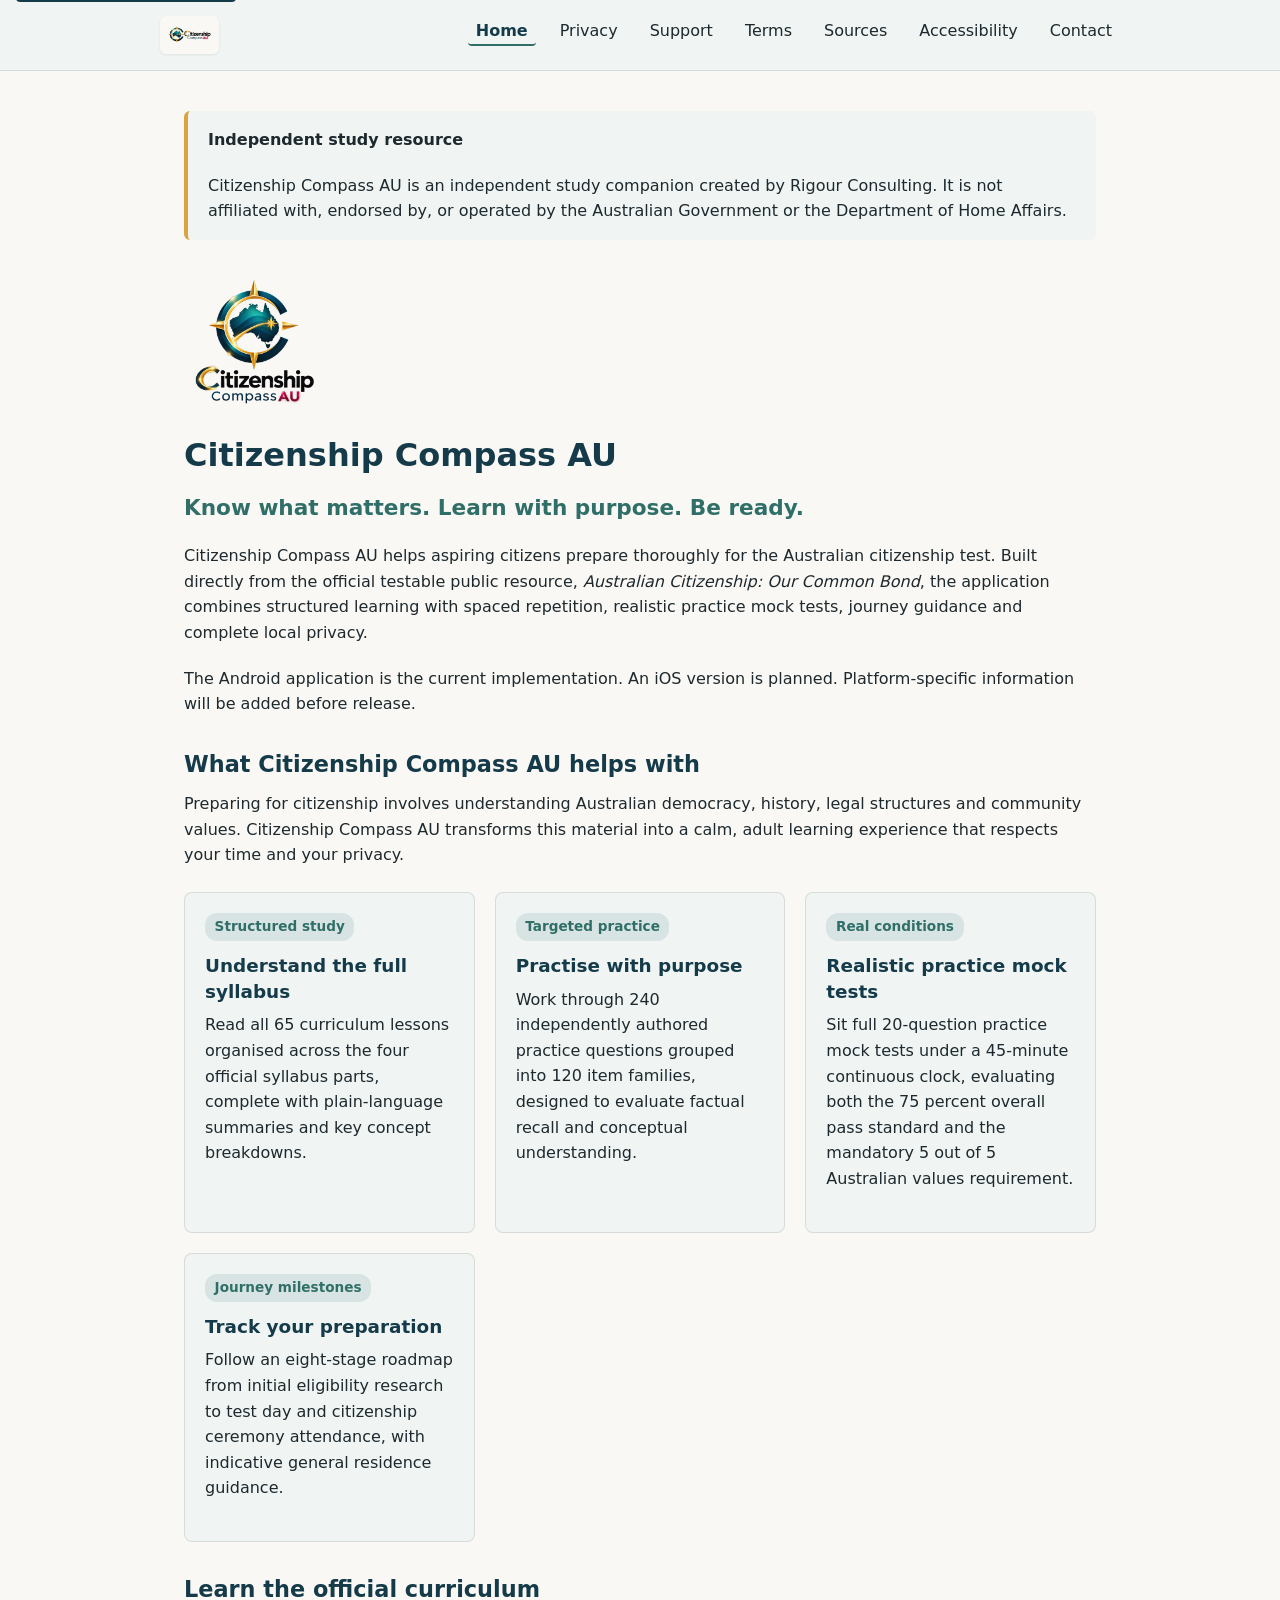
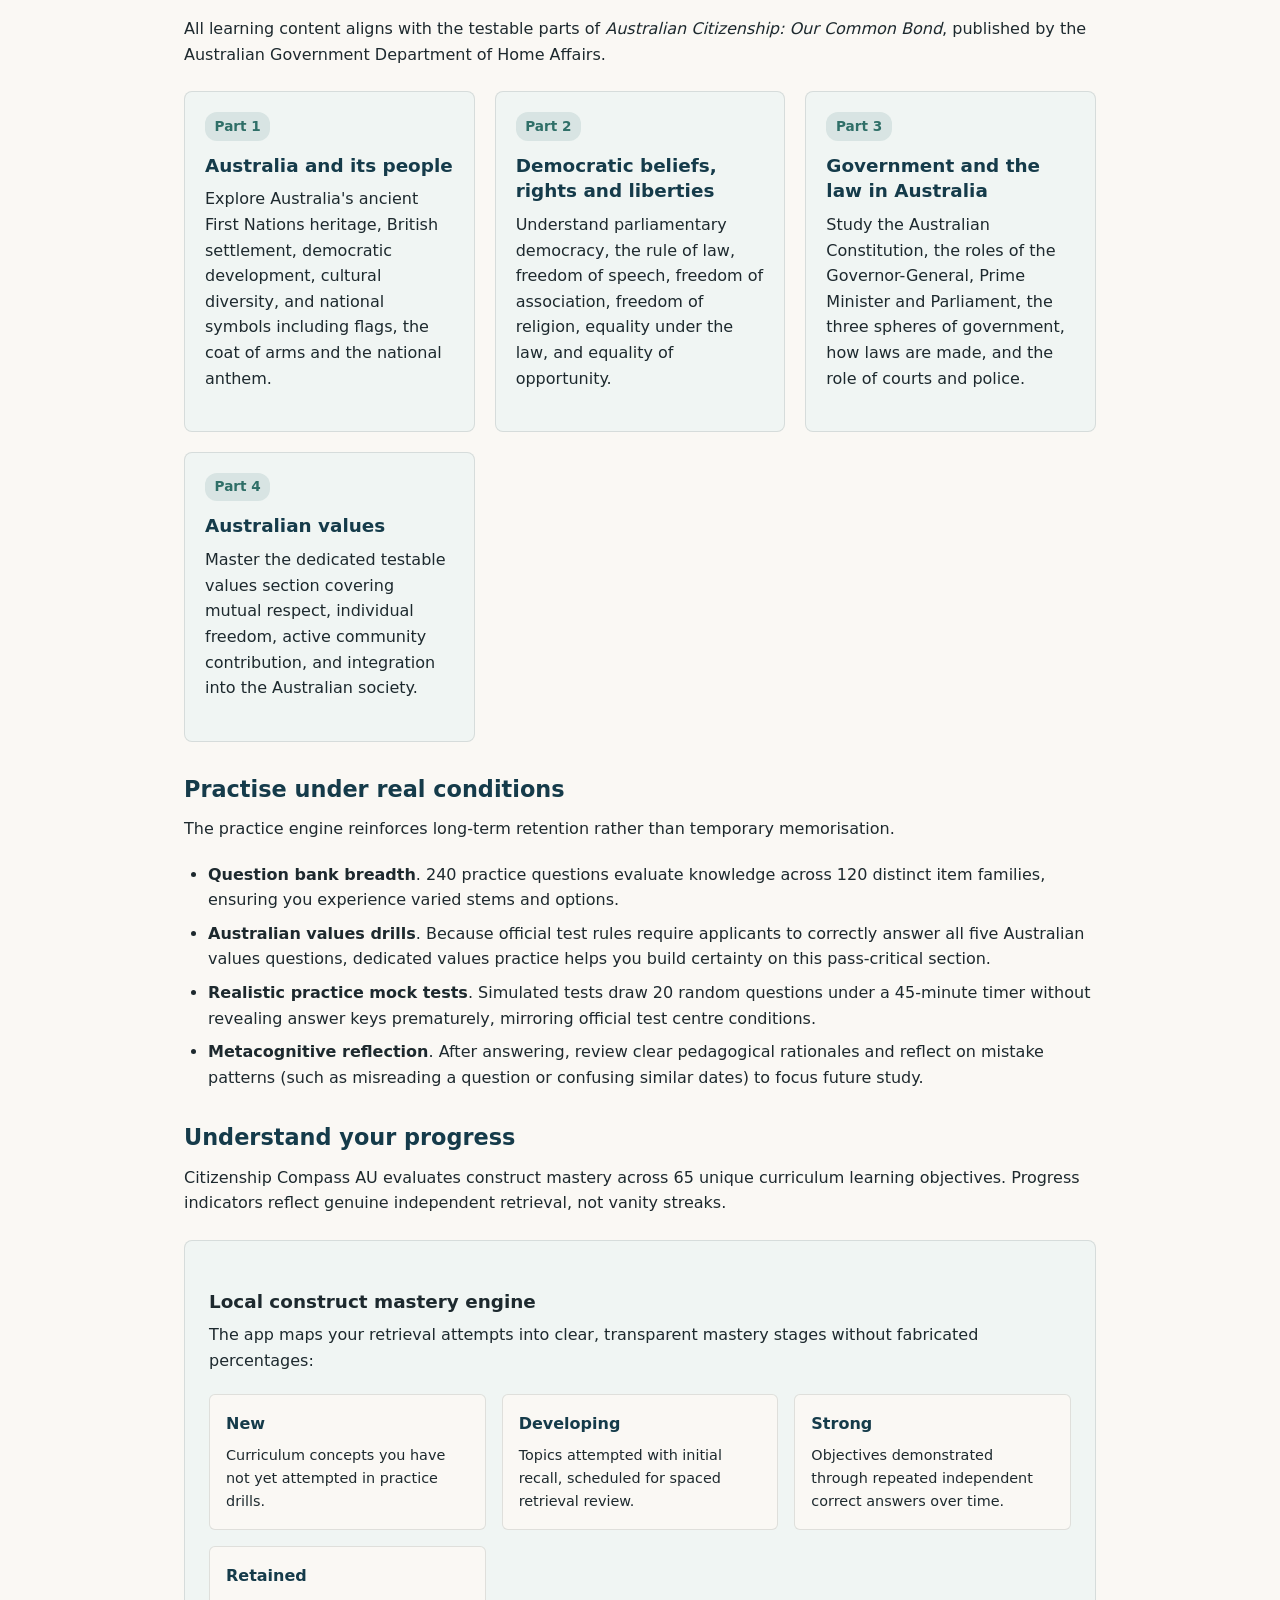
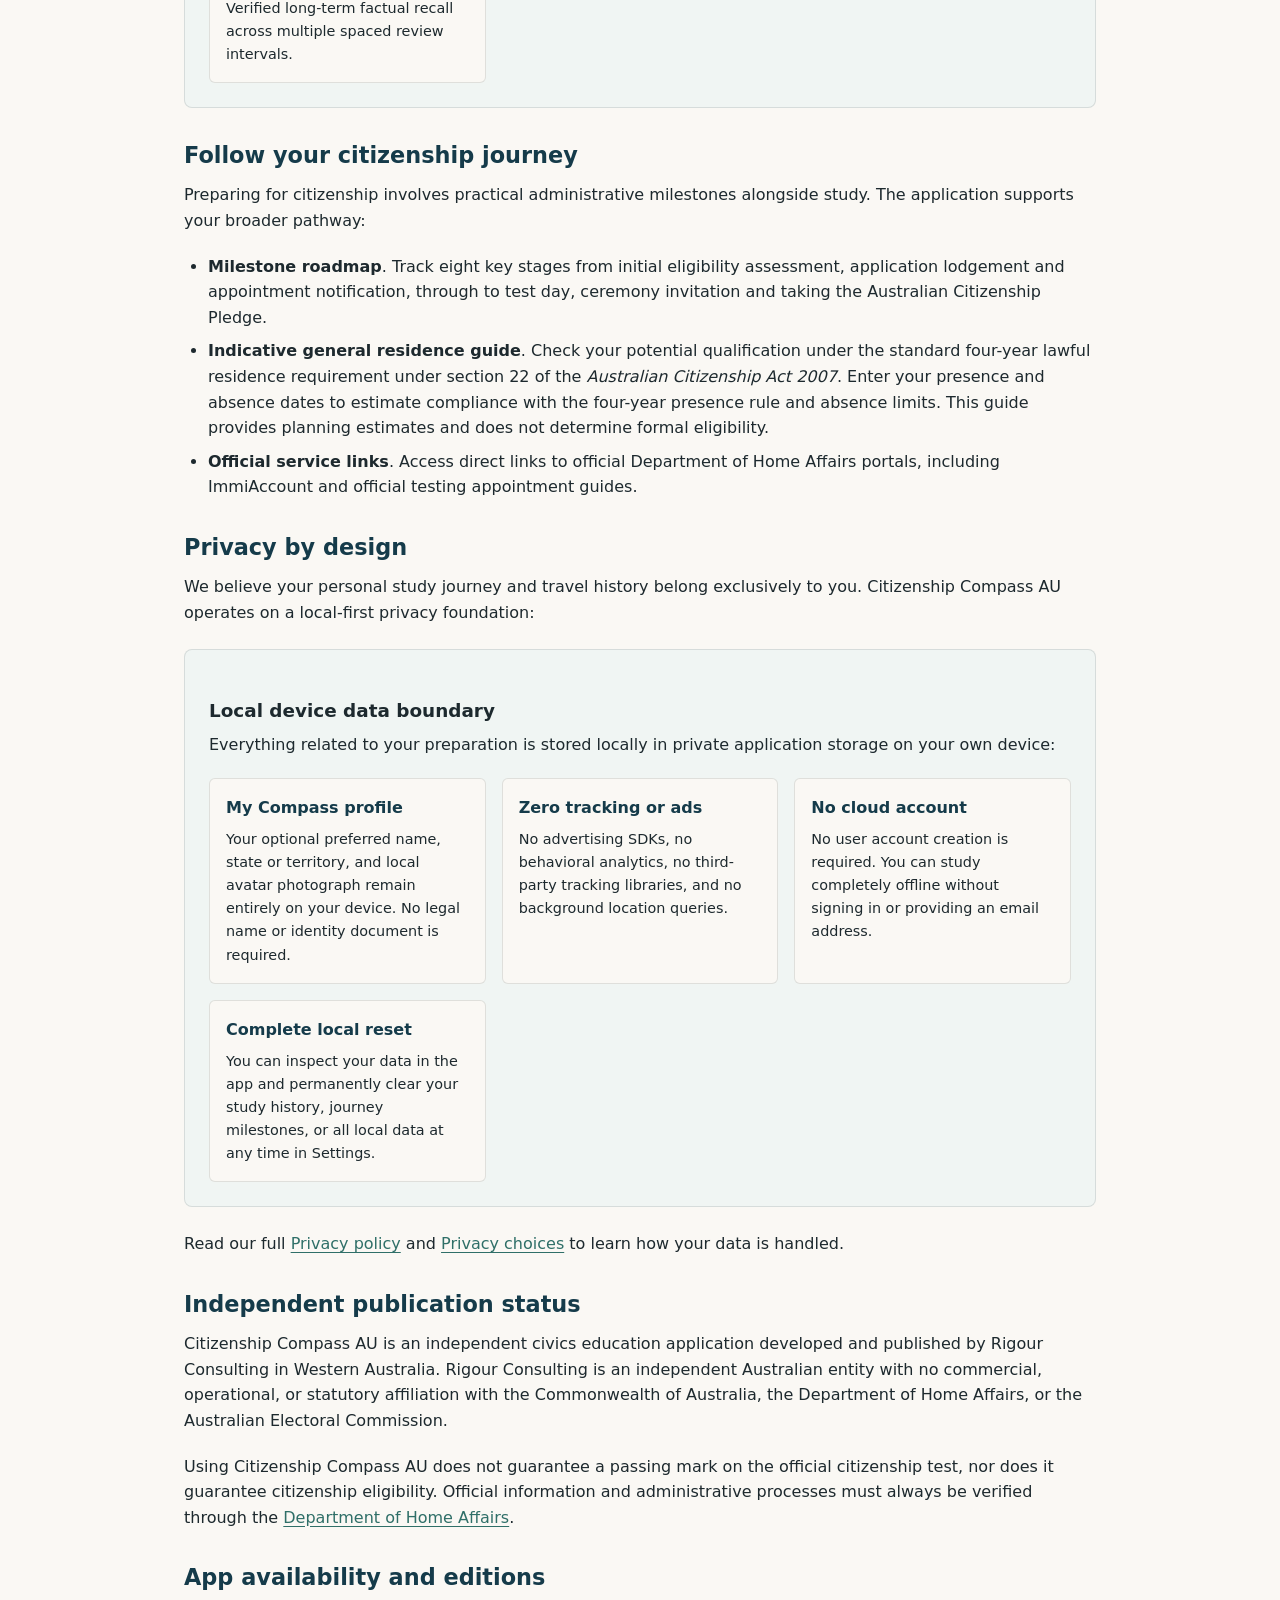
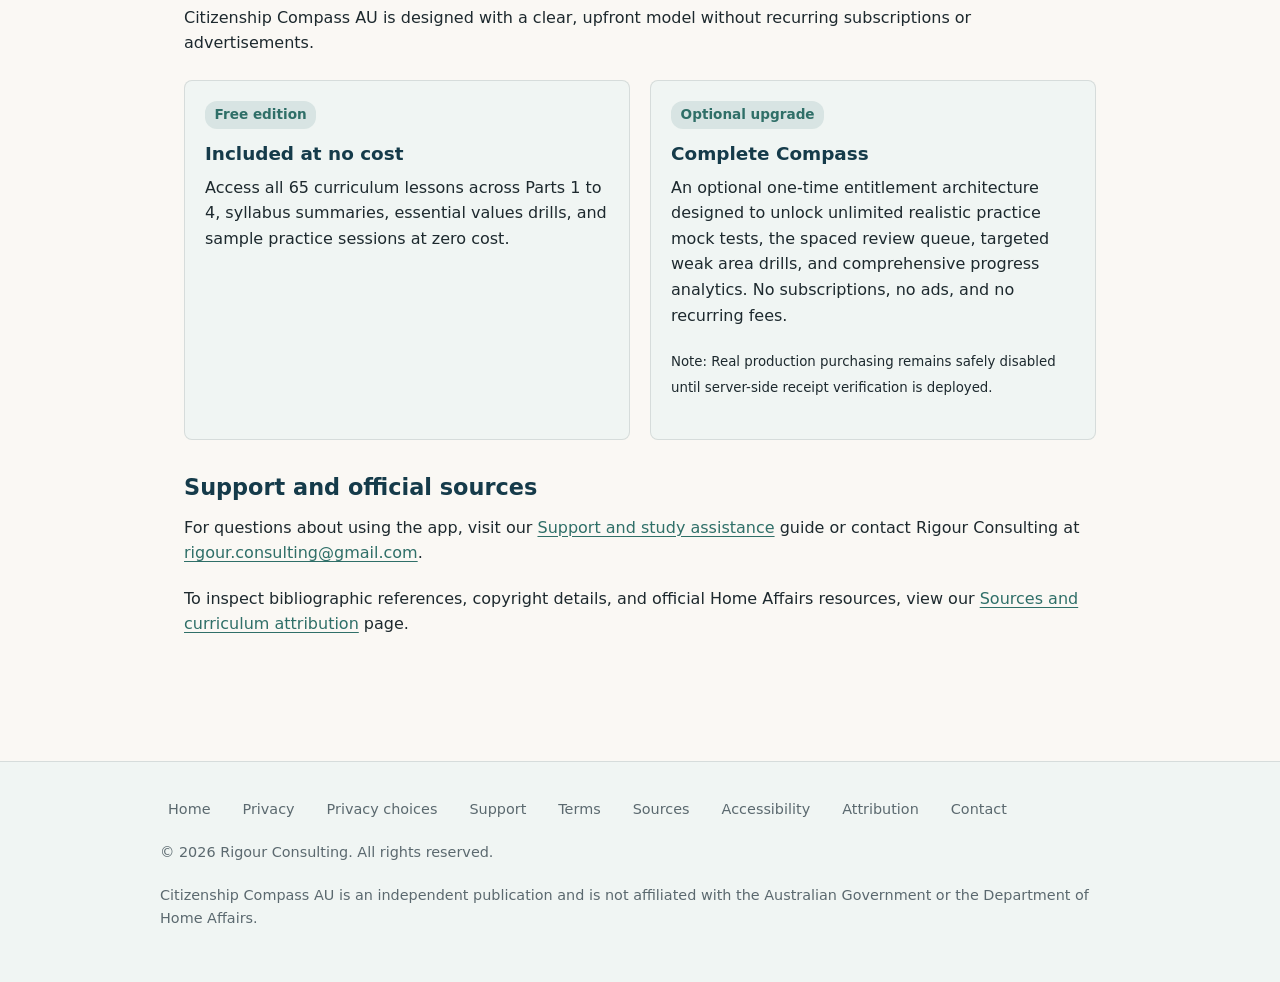
<file: index.html>
<!DOCTYPE html>
<html lang="en-AU">
<head>
  <meta charset="utf-8">
  <meta name="viewport" content="width=device-width, initial-scale=1.0">
  <meta name="description" content="Citizenship Compass AU is a calm, private and structured study companion for the Australian citizenship test. Available on Android with an iOS version planned.">
  <link rel="canonical" href="https://rigourconsulting.github.io/citizenship-compass-au-pages/">
  <meta property="og:type" content="website">
  <meta property="og:title" content="Citizenship Compass AU | Australian citizenship study companion">
  <meta property="og:description" content="Know what matters. Learn with purpose. Be ready. A structured, calm and private study companion for the Australian citizenship test.">
  <meta property="og:url" content="https://rigourconsulting.github.io/citizenship-compass-au-pages/">
  <meta property="og:image" content="https://rigourconsulting.github.io/citizenship-compass-au-pages/assets/brand/android-chrome-512x512.png">
  <meta name="theme-color" content="#153B4A">
  <title>Citizenship Compass AU | Australian citizenship study companion</title>
  <link rel="stylesheet" href="assets/site.css">
  <link rel="icon" type="image/x-icon" href="favicon.ico">
  <link rel="icon" type="image/png" sizes="16x16" href="favicon-16x16.png">
  <link rel="icon" type="image/png" sizes="32x32" href="favicon-32x32.png">
  <link rel="icon" type="image/png" sizes="48x48" href="favicon-48x48.png">
  <link rel="apple-touch-icon" sizes="180x180" href="apple-touch-icon.png">
</head>
<body>
  <a href="#main-content" class="skip-link">Skip to main content</a>
  
  <header>
    <div class="nav-container">
      <a href="index.html" class="brand" aria-label="Citizenship Compass AU home">
        <img src="assets/brand/ccau_brand_emblem_96.png" alt="" class="brand-emblem-img" width="36" height="36">
        <img src="assets/brand/ccau_brand_wordmark_horizontal.png" alt="" class="brand-wordmark-img" width="220" height="44">
        <span class="brand-text">Citizenship Compass AU</span>
      </a>
      <nav aria-label="Primary navigation">
        <ul>
          <li><a href="index.html" aria-current="page">Home</a></li>
          <li><a href="privacy/">Privacy</a></li>
          <li><a href="support/">Support</a></li>
          <li><a href="terms/">Terms</a></li>
          <li><a href="sources/">Sources</a></li>
          <li><a href="accessibility/">Accessibility</a></li>
          <li><a href="contact/">Contact</a></li>
        </ul>
      </nav>
    </div>
  </header>

  <main id="main-content">
    <div class="notice-banner" role="region" aria-label="Independent study companion notice">
      <p><strong>Independent study resource</strong></p>
      <p>Citizenship Compass AU is an independent study companion created by Rigour Consulting. It is not affiliated with, endorsed by, or operated by the Australian Government or the Department of Home Affairs.</p>
    </div>

    <section aria-labelledby="hero-title">
      <div class="hero-brand" aria-hidden="true">
        <picture>
          <source srcset="assets/brand/ccau_brand_lockup_dark.png" media="(prefers-color-scheme: dark)">
          <img src="assets/brand/ccau_brand_lockup_stacked.png" alt="" class="hero-brand-img" width="140" height="140">
        </picture>
      </div>
      <h1 id="hero-title">Citizenship Compass AU</h1>
      <p class="hero-tagline">Know what matters. Learn with purpose. Be ready.</p>
      <p>Citizenship Compass AU helps aspiring citizens prepare thoroughly for the Australian citizenship test. Built directly from the official testable public resource, <em>Australian Citizenship: Our Common Bond</em>, the application combines structured learning with spaced repetition, realistic practice mock tests, journey guidance and complete local privacy.</p>
      <p>The Android application is the current implementation. An iOS version is planned. Platform-specific information will be added before release.</p>
    </section>

    <section aria-labelledby="section-purpose">
      <h2 id="section-purpose">What Citizenship Compass AU helps with</h2>
      <p>Preparing for citizenship involves understanding Australian democracy, history, legal structures and community values. Citizenship Compass AU transforms this material into a calm, adult learning experience that respects your time and your privacy.</p>
      
      <div class="card-grid">
        <article class="card">
          <span class="meta-pill">Structured study</span>
          <h3>Understand the full syllabus</h3>
          <p>Read all 65 curriculum lessons organised across the four official syllabus parts, complete with plain-language summaries and key concept breakdowns.</p>
        </article>

        <article class="card">
          <span class="meta-pill">Targeted practice</span>
          <h3>Practise with purpose</h3>
          <p>Work through 240 independently authored practice questions grouped into 120 item families, designed to evaluate factual recall and conceptual understanding.</p>
        </article>

        <article class="card">
          <span class="meta-pill">Real conditions</span>
          <h3>Realistic practice mock tests</h3>
          <p>Sit full 20-question practice mock tests under a 45-minute continuous clock, evaluating both the 75 percent overall pass standard and the mandatory 5 out of 5 Australian values requirement.</p>
        </article>

        <article class="card">
          <span class="meta-pill">Journey milestones</span>
          <h3>Track your preparation</h3>
          <p>Follow an eight-stage roadmap from initial eligibility research to test day and citizenship ceremony attendance, with indicative general residence guidance.</p>
        </article>
      </div>
    </section>

    <section aria-labelledby="section-learn">
      <h2 id="section-learn">Learn the official curriculum</h2>
      <p>All learning content aligns with the testable parts of <em>Australian Citizenship: Our Common Bond</em>, published by the Australian Government Department of Home Affairs.</p>
      
      <div class="card-grid">
        <article class="card">
          <span class="meta-pill">Part 1</span>
          <h3>Australia and its people</h3>
          <p>Explore Australia's ancient First Nations heritage, British settlement, democratic development, cultural diversity, and national symbols including flags, the coat of arms and the national anthem.</p>
        </article>

        <article class="card">
          <span class="meta-pill">Part 2</span>
          <h3>Democratic beliefs, rights and liberties</h3>
          <p>Understand parliamentary democracy, the rule of law, freedom of speech, freedom of association, freedom of religion, equality under the law, and equality of opportunity.</p>
        </article>

        <article class="card">
          <span class="meta-pill">Part 3</span>
          <h3>Government and the law in Australia</h3>
          <p>Study the Australian Constitution, the roles of the Governor-General, Prime Minister and Parliament, the three spheres of government, how laws are made, and the role of courts and police.</p>
        </article>

        <article class="card">
          <span class="meta-pill">Part 4</span>
          <h3>Australian values</h3>
          <p>Master the dedicated testable values section covering mutual respect, individual freedom, active community contribution, and integration into the Australian society.</p>
        </article>
      </div>
    </section>

    <section aria-labelledby="section-practice">
      <h2 id="section-practice">Practise under real conditions</h2>
      <p>The practice engine reinforces long-term retention rather than temporary memorisation.</p>
      <ul>
        <li><strong>Question bank breadth</strong>. 240 practice questions evaluate knowledge across 120 distinct item families, ensuring you experience varied stems and options.</li>
        <li><strong>Australian values drills</strong>. Because official test rules require applicants to correctly answer all five Australian values questions, dedicated values practice helps you build certainty on this pass-critical section.</li>
        <li><strong>Realistic practice mock tests</strong>. Simulated tests draw 20 random questions under a 45-minute timer without revealing answer keys prematurely, mirroring official test centre conditions.</li>
        <li><strong>Metacognitive reflection</strong>. After answering, review clear pedagogical rationales and reflect on mistake patterns (such as misreading a question or confusing similar dates) to focus future study.</li>
      </ul>
    </section>

    <section aria-labelledby="section-progress">
      <h2 id="section-progress">Understand your progress</h2>
      <p>Citizenship Compass AU evaluates construct mastery across 65 unique curriculum learning objectives. Progress indicators reflect genuine independent retrieval, not vanity streaks.</p>
      
      <div class="diagram-box">
        <h3>Local construct mastery engine</h3>
        <p>The app maps your retrieval attempts into clear, transparent mastery stages without fabricated percentages:</p>
        <div class="diagram-grid">
          <div class="diagram-item">
            <h4>New</h4>
            <p>Curriculum concepts you have not yet attempted in practice drills.</p>
          </div>
          <div class="diagram-item">
            <h4>Developing</h4>
            <p>Topics attempted with initial recall, scheduled for spaced retrieval review.</p>
          </div>
          <div class="diagram-item">
            <h4>Strong</h4>
            <p>Objectives demonstrated through repeated independent correct answers over time.</p>
          </div>
          <div class="diagram-item">
            <h4>Retained</h4>
            <p>Verified long-term factual recall across multiple spaced review intervals.</p>
          </div>
        </div>
      </div>
    </section>

    <section aria-labelledby="section-journey">
      <h2 id="section-journey">Follow your citizenship journey</h2>
      <p>Preparing for citizenship involves practical administrative milestones alongside study. The application supports your broader pathway:</p>
      <ul>
        <li><strong>Milestone roadmap</strong>. Track eight key stages from initial eligibility assessment, application lodgement and appointment notification, through to test day, ceremony invitation and taking the Australian Citizenship Pledge.</li>
        <li><strong>Indicative general residence guide</strong>. Check your potential qualification under the standard four-year lawful residence requirement under section 22 of the <em>Australian Citizenship Act 2007</em>. Enter your presence and absence dates to estimate compliance with the four-year presence rule and absence limits. This guide provides planning estimates and does not determine formal eligibility.</li>
        <li><strong>Official service links</strong>. Access direct links to official Department of Home Affairs portals, including ImmiAccount and official testing appointment guides.</li>
      </ul>
    </section>

    <section aria-labelledby="section-privacy">
      <h2 id="section-privacy">Privacy by design</h2>
      <p>We believe your personal study journey and travel history belong exclusively to you. Citizenship Compass AU operates on a local-first privacy foundation:</p>
      
      <div class="diagram-box">
        <h3>Local device data boundary</h3>
        <p>Everything related to your preparation is stored locally in private application storage on your own device:</p>
        <div class="diagram-grid">
          <div class="diagram-item">
            <h4>My Compass profile</h4>
            <p>Your optional preferred name, state or territory, and local avatar photograph remain entirely on your device. No legal name or identity document is required.</p>
          </div>
          <div class="diagram-item">
            <h4>Zero tracking or ads</h4>
            <p>No advertising SDKs, no behavioral analytics, no third-party tracking libraries, and no background location queries.</p>
          </div>
          <div class="diagram-item">
            <h4>No cloud account</h4>
            <p>No user account creation is required. You can study completely offline without signing in or providing an email address.</p>
          </div>
          <div class="diagram-item">
            <h4>Complete local reset</h4>
            <p>You can inspect your data in the app and permanently clear your study history, journey milestones, or all local data at any time in Settings.</p>
          </div>
        </div>
      </div>
      <p>Read our full <a href="privacy/">Privacy policy</a> and <a href="privacy-choices/">Privacy choices</a> to learn how your data is handled.</p>
    </section>

    <section aria-labelledby="section-independence">
      <h2 id="section-independence">Independent publication status</h2>
      <p>Citizenship Compass AU is an independent civics education application developed and published by Rigour Consulting in Western Australia. Rigour Consulting is an independent Australian entity with no commercial, operational, or statutory affiliation with the Commonwealth of Australia, the Department of Home Affairs, or the Australian Electoral Commission.</p>
      <p>Using Citizenship Compass AU does not guarantee a passing mark on the official citizenship test, nor does it guarantee citizenship eligibility. Official information and administrative processes must always be verified through the <a href="https://immi.homeaffairs.gov.au/citizenship/test-and-interview/our-common-bond" target="_blank" rel="noopener noreferrer">Department of Home Affairs</a>.</p>
    </section>

    <section aria-labelledby="section-editions">
      <h2 id="section-editions">App availability and editions</h2>
      <p>Citizenship Compass AU is designed with a clear, upfront model without recurring subscriptions or advertisements.</p>
      <div class="card-grid">
        <article class="card">
          <span class="meta-pill">Free edition</span>
          <h3>Included at no cost</h3>
          <p>Access all 65 curriculum lessons across Parts 1 to 4, syllabus summaries, essential values drills, and sample practice sessions at zero cost.</p>
        </article>

        <article class="card">
          <span class="meta-pill">Optional upgrade</span>
          <h3>Complete Compass</h3>
          <p>An optional one-time entitlement architecture designed to unlock unlimited realistic practice mock tests, the spaced review queue, targeted weak area drills, and comprehensive progress analytics. No subscriptions, no ads, and no recurring fees.</p>
          <p><small>Note: Real production purchasing remains safely disabled until server-side receipt verification is deployed.</small></p>
        </article>
      </div>
    </section>

    <section aria-labelledby="section-official-sources">
      <h2 id="section-official-sources">Support and official sources</h2>
      <p>For questions about using the app, visit our <a href="support/">Support and study assistance</a> guide or contact Rigour Consulting at <a href="mailto:rigour.consulting@gmail.com">rigour.consulting@gmail.com</a>.</p>
      <p>To inspect bibliographic references, copyright details, and official Home Affairs resources, view our <a href="sources/">Sources and curriculum attribution</a> page.</p>
    </section>
  </main>

  <footer>
    <div class="footer-container">
      <nav class="footer-nav" aria-label="Footer navigation">
        <a href="index.html">Home</a>
        <a href="privacy/">Privacy</a>
        <a href="privacy-choices/">Privacy choices</a>
        <a href="support/">Support</a>
        <a href="terms/">Terms</a>
        <a href="sources/">Sources</a>
        <a href="accessibility/">Accessibility</a>
        <a href="attribution/">Attribution</a>
        <a href="contact/">Contact</a>
      </nav>
      <p>&copy; 2026 Rigour Consulting. All rights reserved.</p>
      <p>Citizenship Compass AU is an independent publication and is not affiliated with the Australian Government or the Department of Home Affairs.</p>
    </div>
  </footer>
</body>
</html>
</file>
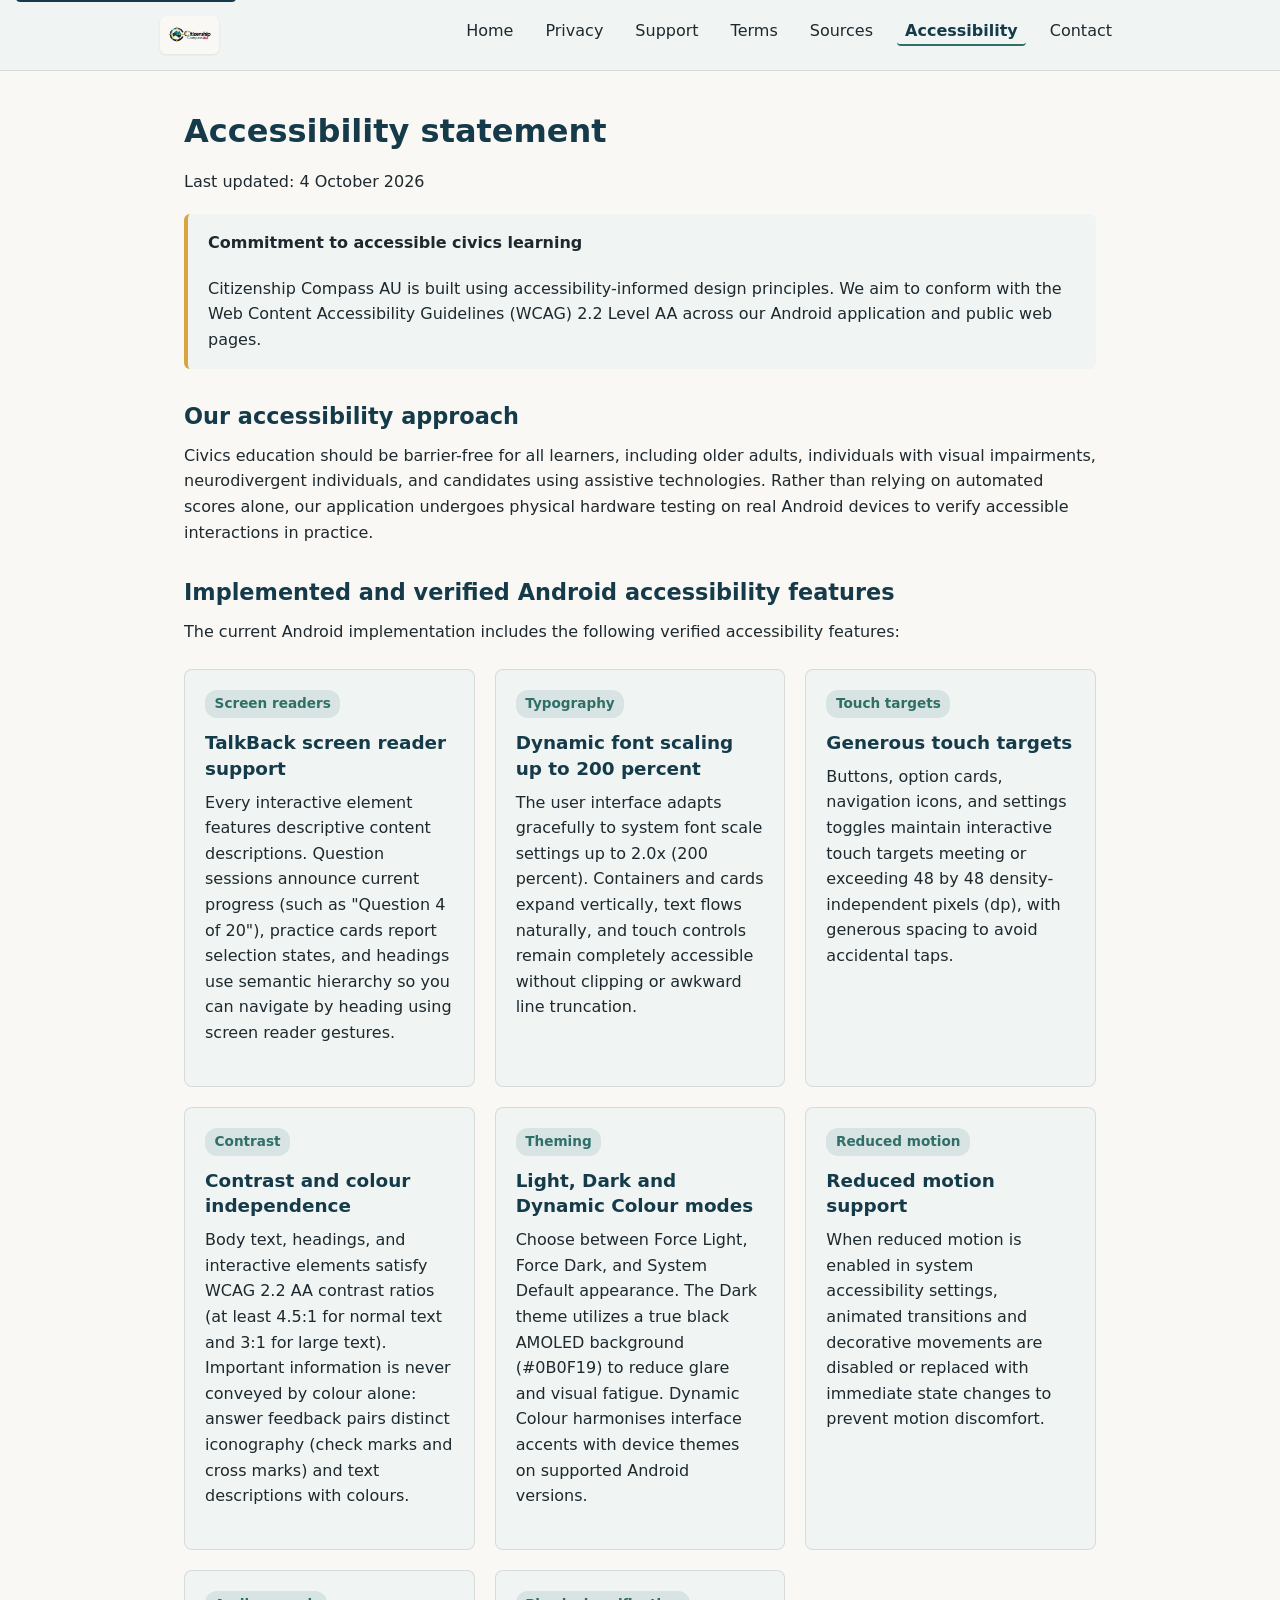
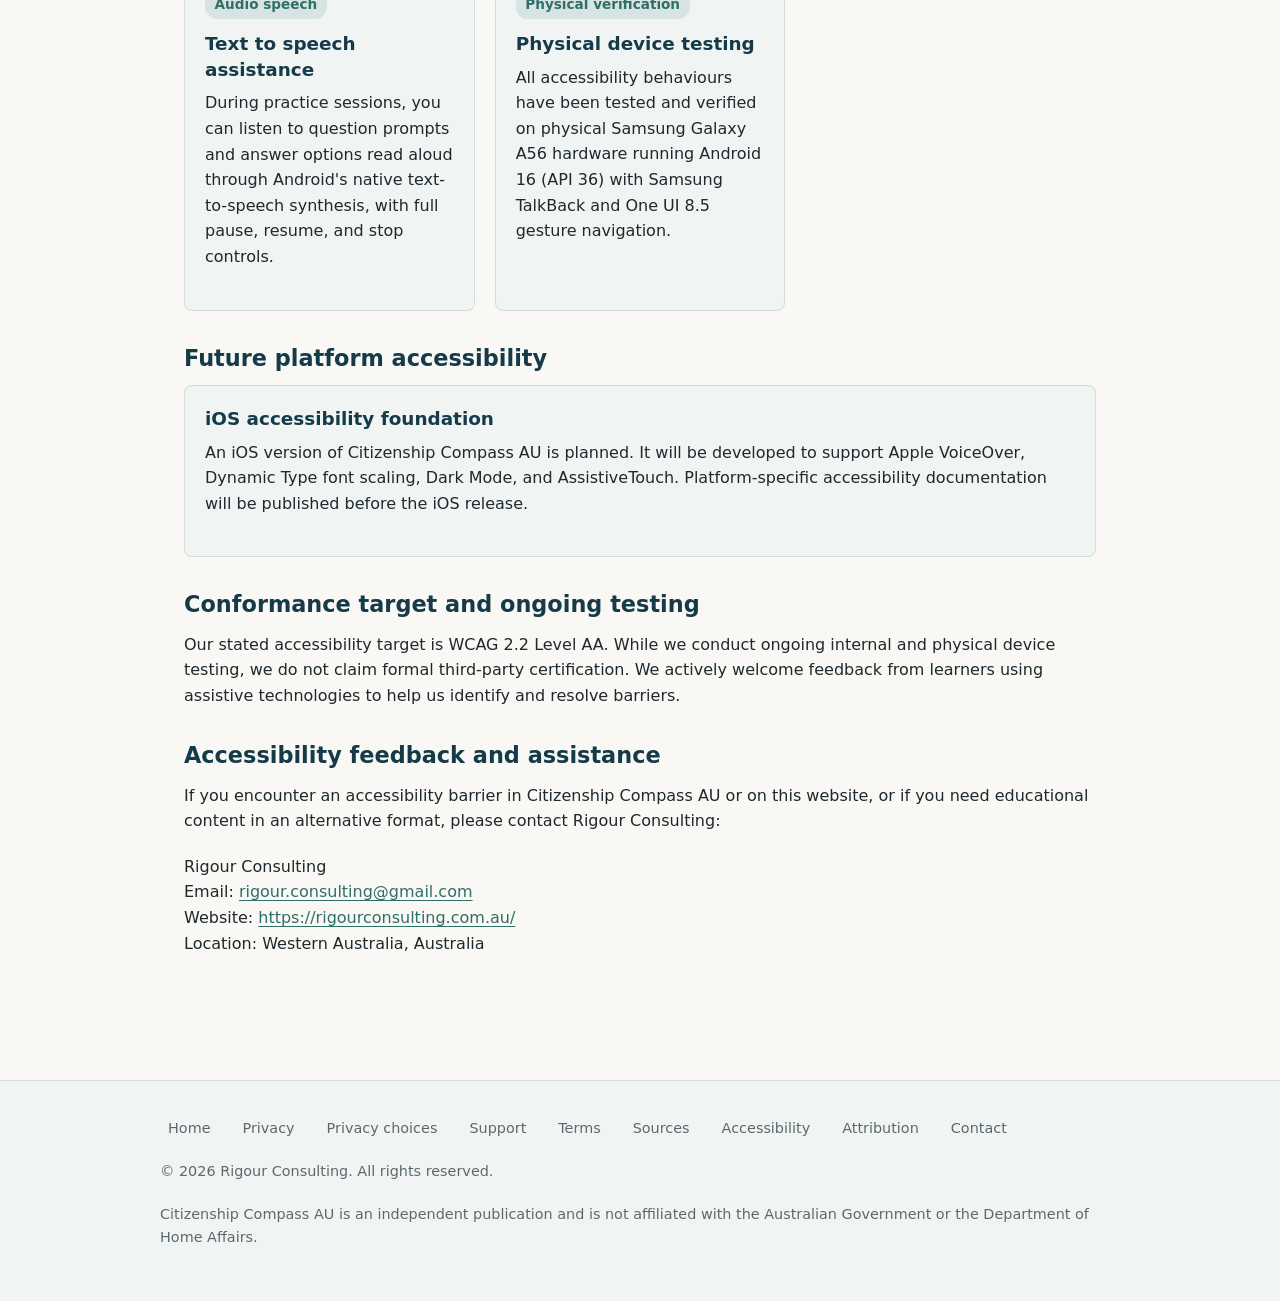
<file: accessibility/index.html>
<!DOCTYPE html>
<html lang="en-AU">
<head>
  <meta charset="utf-8">
  <meta name="viewport" content="width=device-width, initial-scale=1.0">
  <meta name="description" content="Accessibility statement and conformance details for Citizenship Compass AU.">
  <link rel="canonical" href="https://rigourconsulting.github.io/citizenship-compass-au-pages/accessibility/">
  <meta property="og:type" content="article">
  <meta property="og:title" content="Accessibility statement | Citizenship Compass AU">
  <meta property="og:description" content="Accessibility features, TalkBack compatibility, dynamic font scaling and physical verification details for Citizenship Compass AU.">
  <meta property="og:url" content="https://rigourconsulting.github.io/citizenship-compass-au-pages/accessibility/">
  <meta property="og:image" content="https://rigourconsulting.github.io/citizenship-compass-au-pages/assets/brand/android-chrome-512x512.png">
  <meta name="theme-color" content="#153B4A">
  <title>Accessibility statement | Citizenship Compass AU</title>
  <link rel="stylesheet" href="../assets/site.css">
  <link rel="icon" type="image/x-icon" href="../favicon.ico">
  <link rel="icon" type="image/png" sizes="16x16" href="../favicon-16x16.png">
  <link rel="icon" type="image/png" sizes="32x32" href="../favicon-32x32.png">
  <link rel="icon" type="image/png" sizes="48x48" href="../favicon-48x48.png">
  <link rel="apple-touch-icon" sizes="180x180" href="../apple-touch-icon.png">
</head>
<body>
  <a href="#main-content" class="skip-link">Skip to main content</a>
  
  <header>
    <div class="nav-container">
      <a href="../index.html" class="brand" aria-label="Citizenship Compass AU home">
        <img src="../assets/brand/ccau_brand_emblem_96.png" alt="" class="brand-emblem-img" width="36" height="36">
        <img src="../assets/brand/ccau_brand_wordmark_horizontal.png" alt="" class="brand-wordmark-img" width="220" height="44">
        <span class="brand-text">Citizenship Compass AU</span>
      </a>
      <nav aria-label="Primary navigation">
        <ul>
          <li><a href="../index.html">Home</a></li>
          <li><a href="../privacy/">Privacy</a></li>
          <li><a href="../support/">Support</a></li>
          <li><a href="../terms/">Terms</a></li>
          <li><a href="../sources/">Sources</a></li>
          <li><a href="../accessibility/" aria-current="page">Accessibility</a></li>
          <li><a href="../contact/">Contact</a></li>
        </ul>
      </nav>
    </div>
  </header>

  <main id="main-content">
    <h1>Accessibility statement</h1>
    <p>Last updated: 4 October 2026</p>

    <div class="notice-banner" role="region" aria-label="Accessibility commitment notice">
      <p><strong>Commitment to accessible civics learning</strong></p>
      <p>Citizenship Compass AU is built using accessibility-informed design principles. We aim to conform with the Web Content Accessibility Guidelines (WCAG) 2.2 Level AA across our Android application and public web pages.</p>
    </div>

    <section aria-labelledby="section-principles">
      <h2 id="section-principles">Our accessibility approach</h2>
      <p>Civics education should be barrier-free for all learners, including older adults, individuals with visual impairments, neurodivergent individuals, and candidates using assistive technologies. Rather than relying on automated scores alone, our application undergoes physical hardware testing on real Android devices to verify accessible interactions in practice.</p>
    </section>

    <section aria-labelledby="section-android-features">
      <h2 id="section-android-features">Implemented and verified Android accessibility features</h2>
      <p>The current Android implementation includes the following verified accessibility features:</p>

      <div class="card-grid">
        <article class="card">
          <span class="meta-pill">Screen readers</span>
          <h3>TalkBack screen reader support</h3>
          <p>Every interactive element features descriptive content descriptions. Question sessions announce current progress (such as "Question 4 of 20"), practice cards report selection states, and headings use semantic hierarchy so you can navigate by heading using screen reader gestures.</p>
        </article>

        <article class="card">
          <span class="meta-pill">Typography</span>
          <h3>Dynamic font scaling up to 200 percent</h3>
          <p>The user interface adapts gracefully to system font scale settings up to 2.0x (200 percent). Containers and cards expand vertically, text flows naturally, and touch controls remain completely accessible without clipping or awkward line truncation.</p>
        </article>

        <article class="card">
          <span class="meta-pill">Touch targets</span>
          <h3>Generous touch targets</h3>
          <p>Buttons, option cards, navigation icons, and settings toggles maintain interactive touch targets meeting or exceeding 48 by 48 density-independent pixels (dp), with generous spacing to avoid accidental taps.</p>
        </article>

        <article class="card">
          <span class="meta-pill">Contrast</span>
          <h3>Contrast and colour independence</h3>
          <p>Body text, headings, and interactive elements satisfy WCAG 2.2 AA contrast ratios (at least 4.5:1 for normal text and 3:1 for large text). Important information is never conveyed by colour alone: answer feedback pairs distinct iconography (check marks and cross marks) and text descriptions with colours.</p>
        </article>

        <article class="card">
          <span class="meta-pill">Theming</span>
          <h3>Light, Dark and Dynamic Colour modes</h3>
          <p>Choose between Force Light, Force Dark, and System Default appearance. The Dark theme utilizes a true black AMOLED background (#0B0F19) to reduce glare and visual fatigue. Dynamic Colour harmonises interface accents with device themes on supported Android versions.</p>
        </article>

        <article class="card">
          <span class="meta-pill">Reduced motion</span>
          <h3>Reduced motion support</h3>
          <p>When reduced motion is enabled in system accessibility settings, animated transitions and decorative movements are disabled or replaced with immediate state changes to prevent motion discomfort.</p>
        </article>

        <article class="card">
          <span class="meta-pill">Audio speech</span>
          <h3>Text to speech assistance</h3>
          <p>During practice sessions, you can listen to question prompts and answer options read aloud through Android's native text-to-speech synthesis, with full pause, resume, and stop controls.</p>
        </article>

        <article class="card">
          <span class="meta-pill">Physical verification</span>
          <h3>Physical device testing</h3>
          <p>All accessibility behaviours have been tested and verified on physical Samsung Galaxy A56 hardware running Android 16 (API 36) with Samsung TalkBack and One UI 8.5 gesture navigation.</p>
        </article>
      </div>
    </section>

    <section aria-labelledby="section-future-platforms-accessibility">
      <h2 id="section-future-platforms-accessibility">Future platform accessibility</h2>
      <div class="card">
        <h3>iOS accessibility foundation</h3>
        <p>An iOS version of Citizenship Compass AU is planned. It will be developed to support Apple VoiceOver, Dynamic Type font scaling, Dark Mode, and AssistiveTouch. Platform-specific accessibility documentation will be published before the iOS release.</p>
      </div>
    </section>

    <section aria-labelledby="section-standards">
      <h2 id="section-standards">Conformance target and ongoing testing</h2>
      <p>Our stated accessibility target is WCAG 2.2 Level AA. While we conduct ongoing internal and physical device testing, we do not claim formal third-party certification. We actively welcome feedback from learners using assistive technologies to help us identify and resolve barriers.</p>
    </section>

    <section aria-labelledby="section-feedback">
      <h2 id="section-feedback">Accessibility feedback and assistance</h2>
      <p>If you encounter an accessibility barrier in Citizenship Compass AU or on this website, or if you need educational content in an alternative format, please contact Rigour Consulting:</p>
      <p>
        Rigour Consulting<br>
        Email: <a href="mailto:rigour.consulting@gmail.com">rigour.consulting@gmail.com</a><br>
        Website: <a href="https://rigourconsulting.com.au/" target="_blank" rel="noopener noreferrer">https://rigourconsulting.com.au/</a><br>
        Location: Western Australia, Australia
      </p>
    </section>
  </main>

  <footer>
    <div class="footer-container">
      <nav class="footer-nav" aria-label="Footer navigation">
        <a href="../index.html">Home</a>
        <a href="../privacy/">Privacy</a>
        <a href="../privacy-choices/">Privacy choices</a>
        <a href="../support/">Support</a>
        <a href="../terms/">Terms</a>
        <a href="../sources/">Sources</a>
        <a href="../accessibility/">Accessibility</a>
        <a href="../attribution/">Attribution</a>
        <a href="../contact/">Contact</a>
      </nav>
      <p>&copy; 2026 Rigour Consulting. All rights reserved.</p>
      <p>Citizenship Compass AU is an independent publication and is not affiliated with the Australian Government or the Department of Home Affairs.</p>
    </div>
  </footer>
</body>
</html>
</file>
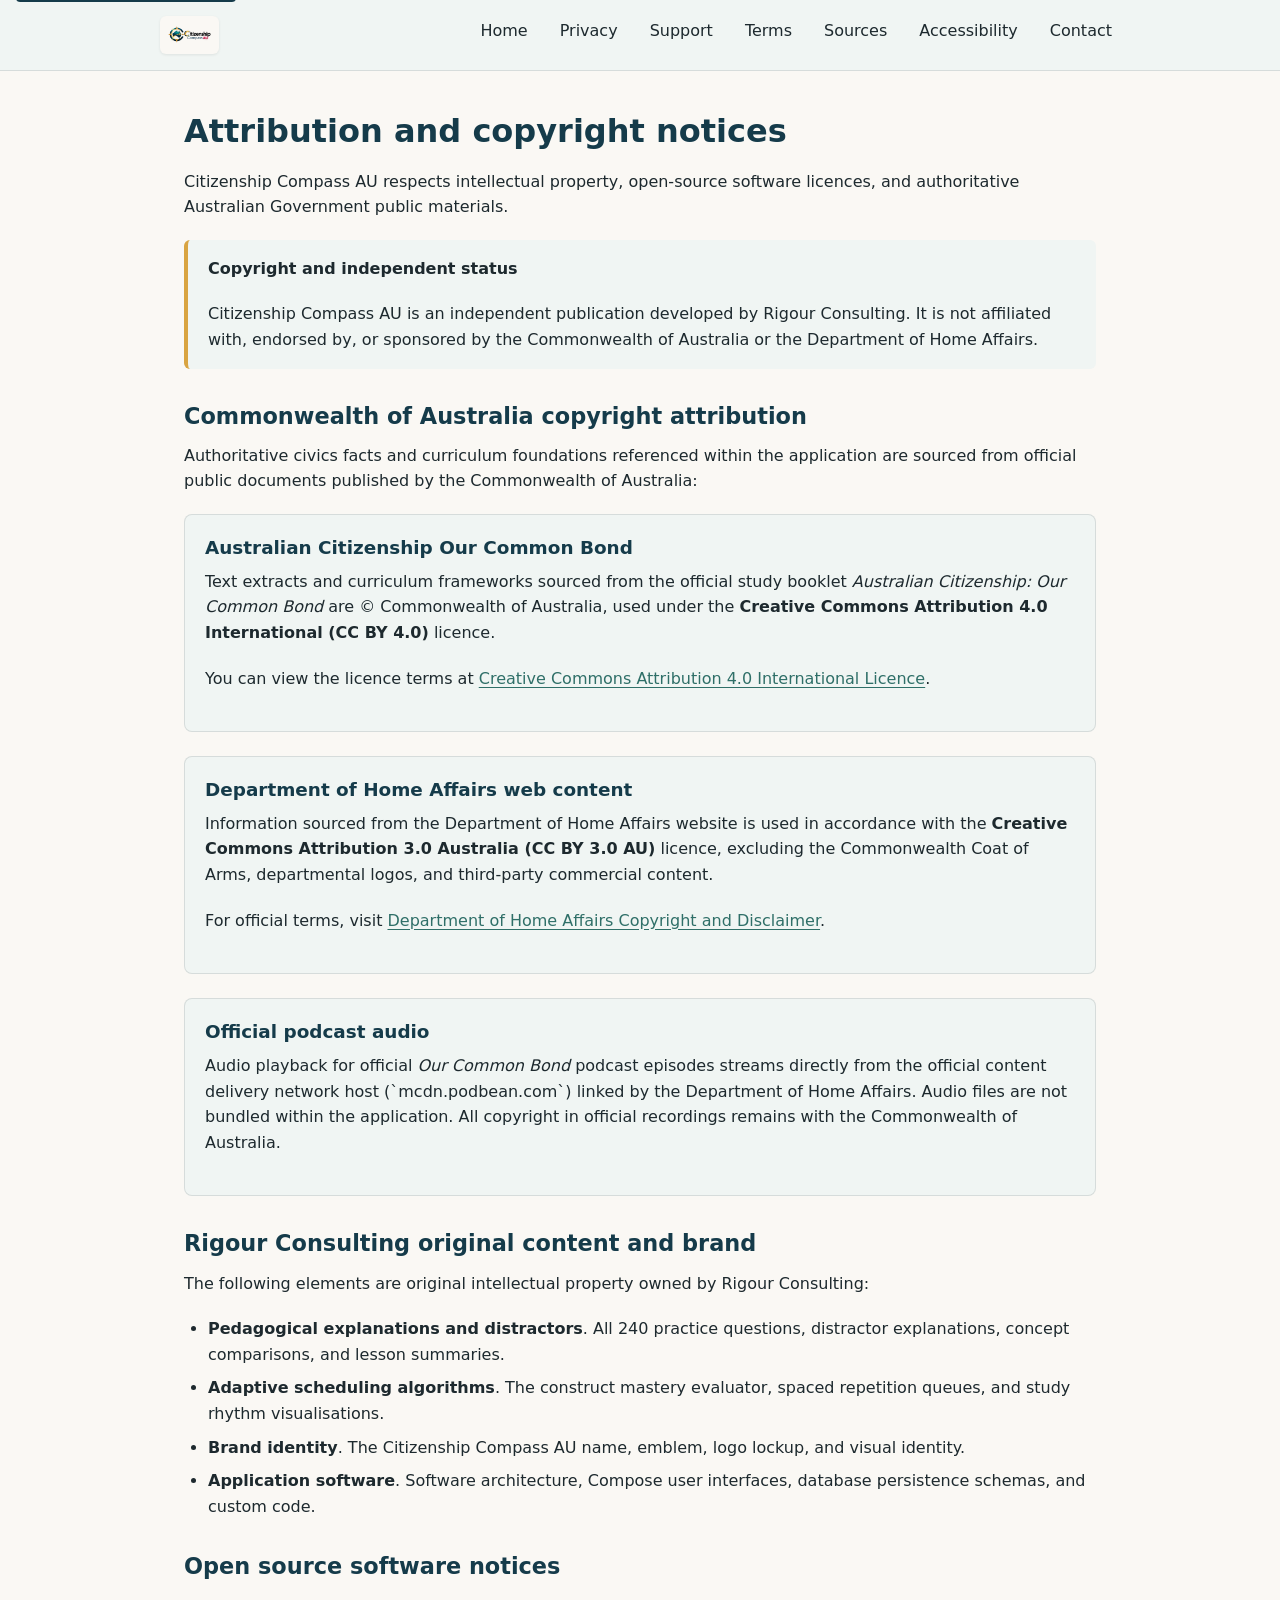
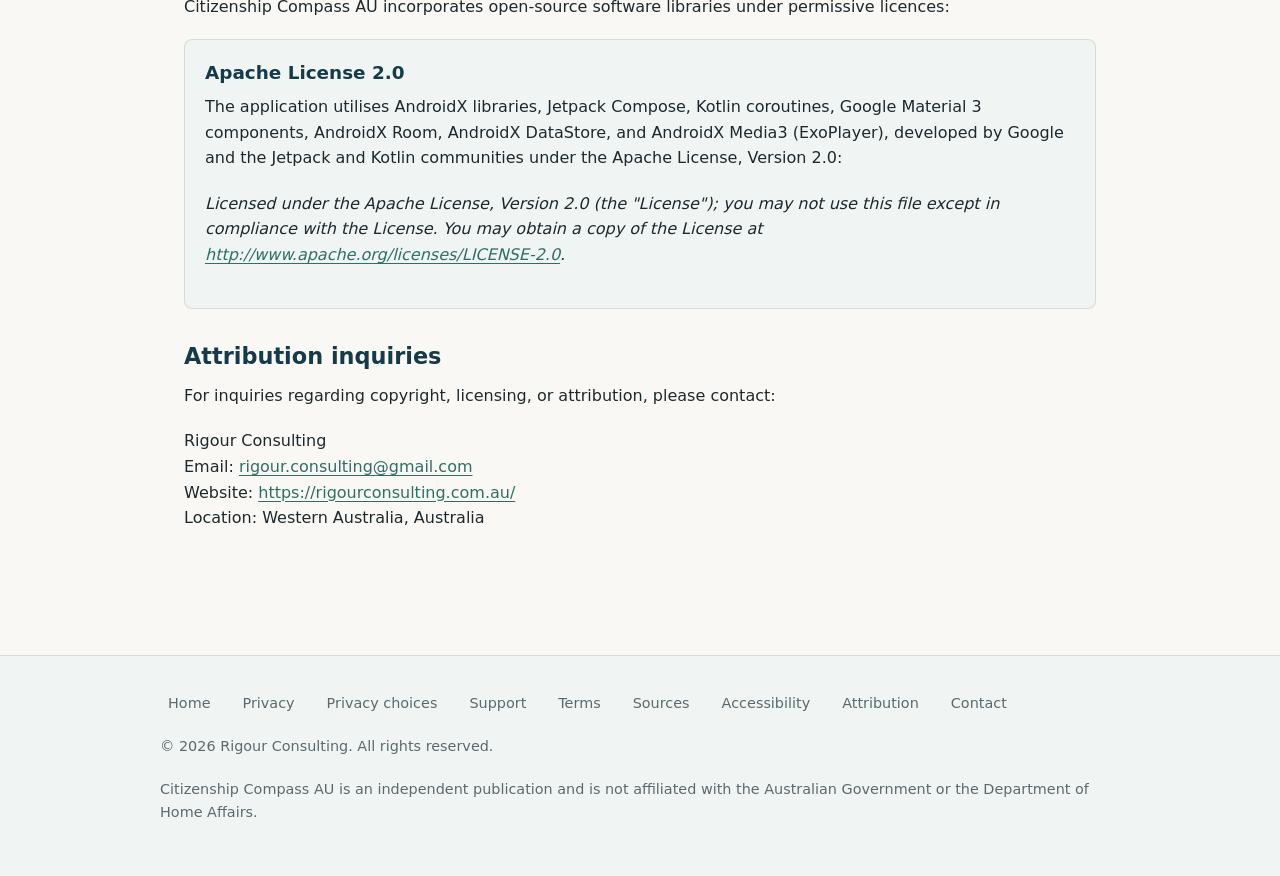
<file: attribution/index.html>
<!DOCTYPE html>
<html lang="en-AU">
<head>
  <meta charset="utf-8">
  <meta name="viewport" content="width=device-width, initial-scale=1.0">
  <meta name="description" content="Legal attribution, copyright declarations and open source software notices for Citizenship Compass AU.">
  <link rel="canonical" href="https://rigourconsulting.github.io/citizenship-compass-au-pages/attribution/">
  <meta property="og:type" content="article">
  <meta property="og:title" content="Attribution and copyright notices | Citizenship Compass AU">
  <meta property="og:description" content="Formal copyright provenance, Creative Commons declarations, open-source software licences and brand ownership for Citizenship Compass AU.">
  <meta property="og:url" content="https://rigourconsulting.github.io/citizenship-compass-au-pages/attribution/">
  <meta property="og:image" content="https://rigourconsulting.github.io/citizenship-compass-au-pages/assets/brand/android-chrome-512x512.png">
  <meta name="theme-color" content="#153B4A">
  <title>Attribution and copyright notices | Citizenship Compass AU</title>
  <link rel="stylesheet" href="../assets/site.css">
  <link rel="icon" type="image/x-icon" href="../favicon.ico">
  <link rel="icon" type="image/png" sizes="16x16" href="../favicon-16x16.png">
  <link rel="icon" type="image/png" sizes="32x32" href="../favicon-32x32.png">
  <link rel="icon" type="image/png" sizes="48x48" href="../favicon-48x48.png">
  <link rel="apple-touch-icon" sizes="180x180" href="../apple-touch-icon.png">
</head>
<body>
  <a href="#main-content" class="skip-link">Skip to main content</a>
  
  <header>
    <div class="nav-container">
      <a href="../index.html" class="brand" aria-label="Citizenship Compass AU home">
        <img src="../assets/brand/ccau_brand_emblem_96.png" alt="" class="brand-emblem-img" width="36" height="36">
        <img src="../assets/brand/ccau_brand_wordmark_horizontal.png" alt="" class="brand-wordmark-img" width="220" height="44">
        <span class="brand-text">Citizenship Compass AU</span>
      </a>
      <nav aria-label="Primary navigation">
        <ul>
          <li><a href="../index.html">Home</a></li>
          <li><a href="../privacy/">Privacy</a></li>
          <li><a href="../support/">Support</a></li>
          <li><a href="../terms/">Terms</a></li>
          <li><a href="../sources/">Sources</a></li>
          <li><a href="../accessibility/">Accessibility</a></li>
          <li><a href="../contact/">Contact</a></li>
        </ul>
      </nav>
    </div>
  </header>

  <main id="main-content">
    <h1>Attribution and copyright notices</h1>
    <p>Citizenship Compass AU respects intellectual property, open-source software licences, and authoritative Australian Government public materials.</p>

    <div class="notice-banner" role="region" aria-label="Attribution summary notice">
      <p><strong>Copyright and independent status</strong></p>
      <p>Citizenship Compass AU is an independent publication developed by Rigour Consulting. It is not affiliated with, endorsed by, or sponsored by the Commonwealth of Australia or the Department of Home Affairs.</p>
    </div>

    <section aria-labelledby="section-commonwealth-attribution">
      <h2 id="section-commonwealth-attribution">Commonwealth of Australia copyright attribution</h2>
      <p>Authoritative civics facts and curriculum foundations referenced within the application are sourced from official public documents published by the Commonwealth of Australia:</p>
      
      <div class="card" style="margin-bottom: 1.5rem;">
        <h3>Australian Citizenship Our Common Bond</h3>
        <p>Text extracts and curriculum frameworks sourced from the official study booklet <em>Australian Citizenship: Our Common Bond</em> are &copy; Commonwealth of Australia, used under the <strong>Creative Commons Attribution 4.0 International (CC BY 4.0)</strong> licence.</p>
        <p>You can view the licence terms at <a href="https://creativecommons.org/licenses/by/4.0/" target="_blank" rel="noopener noreferrer">Creative Commons Attribution 4.0 International Licence</a>.</p>
      </div>

      <div class="card" style="margin-bottom: 1.5rem;">
        <h3>Department of Home Affairs web content</h3>
        <p>Information sourced from the Department of Home Affairs website is used in accordance with the <strong>Creative Commons Attribution 3.0 Australia (CC BY 3.0 AU)</strong> licence, excluding the Commonwealth Coat of Arms, departmental logos, and third-party commercial content.</p>
        <p>For official terms, visit <a href="https://immi.homeaffairs.gov.au/help-support/departmental-forms/online-forms/copyright-and-disclaimer" target="_blank" rel="noopener noreferrer">Department of Home Affairs Copyright and Disclaimer</a>.</p>
      </div>

      <div class="card" style="margin-bottom: 1.5rem;">
        <h3>Official podcast audio</h3>
        <p>Audio playback for official <em>Our Common Bond</em> podcast episodes streams directly from the official content delivery network host (`mcdn.podbean.com`) linked by the Department of Home Affairs. Audio files are not bundled within the application. All copyright in official recordings remains with the Commonwealth of Australia.</p>
      </div>
    </section>

    <section aria-labelledby="section-original-content">
      <h2 id="section-original-content">Rigour Consulting original content and brand</h2>
      <p>The following elements are original intellectual property owned by Rigour Consulting:</p>
      <ul>
        <li><strong>Pedagogical explanations and distractors</strong>. All 240 practice questions, distractor explanations, concept comparisons, and lesson summaries.</li>
        <li><strong>Adaptive scheduling algorithms</strong>. The construct mastery evaluator, spaced repetition queues, and study rhythm visualisations.</li>
        <li><strong>Brand identity</strong>. The Citizenship Compass AU name, emblem, logo lockup, and visual identity.</li>
        <li><strong>Application software</strong>. Software architecture, Compose user interfaces, database persistence schemas, and custom code.</li>
      </ul>
    </section>

    <section aria-labelledby="section-oss-attribution">
      <h2 id="section-oss-attribution">Open source software notices</h2>
      <p>Citizenship Compass AU incorporates open-source software libraries under permissive licences:</p>
      
      <div class="card" style="margin-bottom: 1.5rem;">
        <h3>Apache License 2.0</h3>
        <p>The application utilises AndroidX libraries, Jetpack Compose, Kotlin coroutines, Google Material 3 components, AndroidX Room, AndroidX DataStore, and AndroidX Media3 (ExoPlayer), developed by Google and the Jetpack and Kotlin communities under the Apache License, Version 2.0:</p>
        <p><em>Licensed under the Apache License, Version 2.0 (the "License"); you may not use this file except in compliance with the License. You may obtain a copy of the License at <a href="http://www.apache.org/licenses/LICENSE-2.0" target="_blank" rel="noopener noreferrer">http://www.apache.org/licenses/LICENSE-2.0</a>.</em></p>
      </div>
    </section>

    <section aria-labelledby="section-contact-attribution">
      <h2 id="section-contact-attribution">Attribution inquiries</h2>
      <p>For inquiries regarding copyright, licensing, or attribution, please contact:</p>
      <p>
        Rigour Consulting<br>
        Email: <a href="mailto:rigour.consulting@gmail.com">rigour.consulting@gmail.com</a><br>
        Website: <a href="https://rigourconsulting.com.au/" target="_blank" rel="noopener noreferrer">https://rigourconsulting.com.au/</a><br>
        Location: Western Australia, Australia
      </p>
    </section>
  </main>

  <footer>
    <div class="footer-container">
      <nav class="footer-nav" aria-label="Footer navigation">
        <a href="../index.html">Home</a>
        <a href="../privacy/">Privacy</a>
        <a href="../privacy-choices/">Privacy choices</a>
        <a href="../support/">Support</a>
        <a href="../terms/">Terms</a>
        <a href="../sources/">Sources</a>
        <a href="../accessibility/">Accessibility</a>
        <a href="../attribution/">Attribution</a>
        <a href="../contact/">Contact</a>
      </nav>
      <p>&copy; 2026 Rigour Consulting. All rights reserved.</p>
      <p>Citizenship Compass AU is an independent publication and is not affiliated with the Australian Government or the Department of Home Affairs.</p>
    </div>
  </footer>
</body>
</html>
</file>
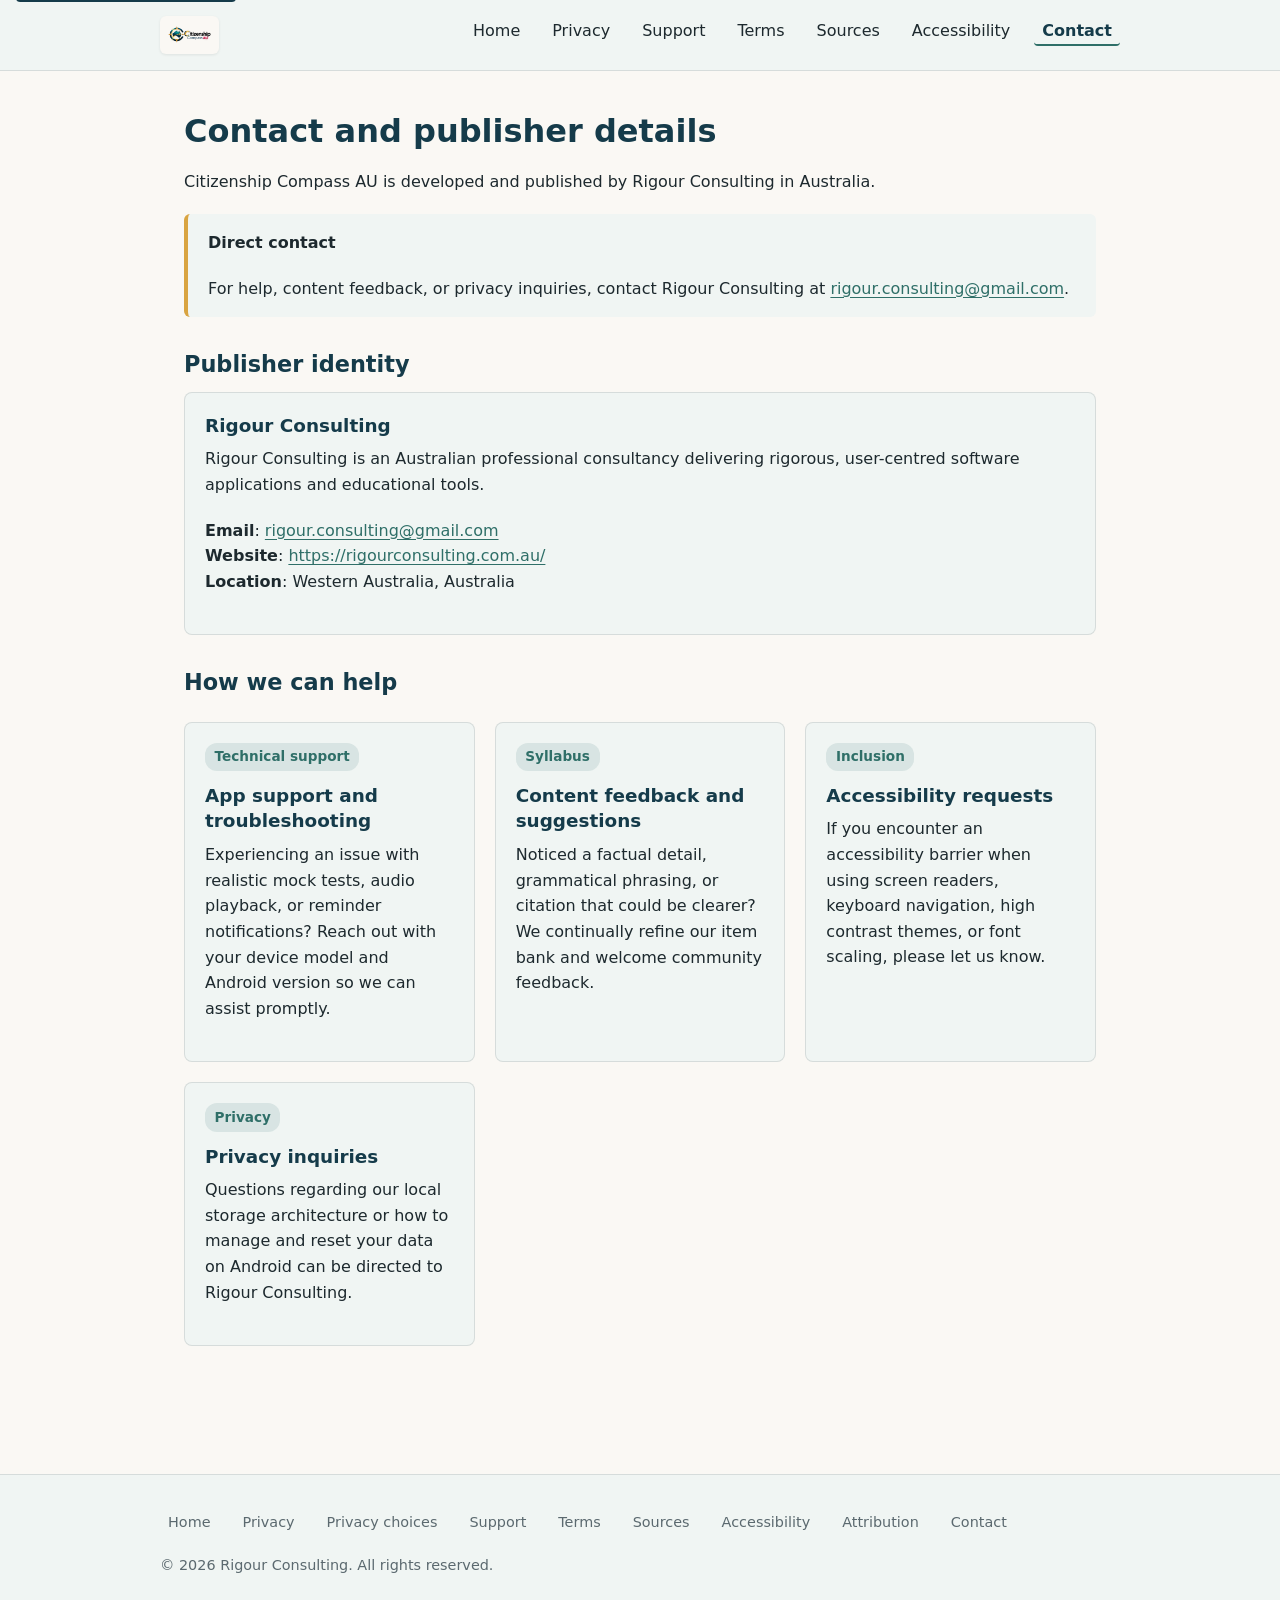
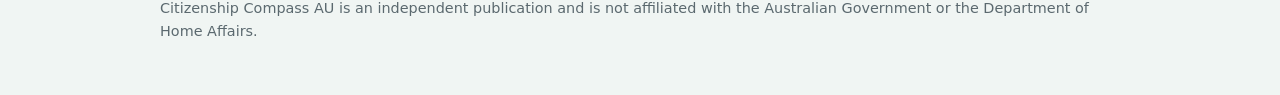
<file: contact/index.html>
<!DOCTYPE html>
<html lang="en-AU">
<head>
  <meta charset="utf-8">
  <meta name="viewport" content="width=device-width, initial-scale=1.0">
  <meta name="description" content="Contact details, support inquiries and publisher information for Citizenship Compass AU.">
  <link rel="canonical" href="https://rigourconsulting.github.io/citizenship-compass-au-pages/contact/">
  <meta property="og:type" content="article">
  <meta property="og:title" content="Contact and publisher details | Citizenship Compass AU">
  <meta property="og:description" content="Official publisher identity, contact details and support channels for Citizenship Compass AU.">
  <meta property="og:url" content="https://rigourconsulting.github.io/citizenship-compass-au-pages/contact/">
  <meta property="og:image" content="https://rigourconsulting.github.io/citizenship-compass-au-pages/assets/brand/android-chrome-512x512.png">
  <meta name="theme-color" content="#153B4A">
  <title>Contact and publisher details | Citizenship Compass AU</title>
  <link rel="stylesheet" href="../assets/site.css">
  <link rel="icon" type="image/x-icon" href="../favicon.ico">
  <link rel="icon" type="image/png" sizes="16x16" href="../favicon-16x16.png">
  <link rel="icon" type="image/png" sizes="32x32" href="../favicon-32x32.png">
  <link rel="icon" type="image/png" sizes="48x48" href="../favicon-48x48.png">
  <link rel="apple-touch-icon" sizes="180x180" href="../apple-touch-icon.png">
</head>
<body>
  <a href="#main-content" class="skip-link">Skip to main content</a>
  
  <header>
    <div class="nav-container">
      <a href="../index.html" class="brand" aria-label="Citizenship Compass AU home">
        <img src="../assets/brand/ccau_brand_emblem_96.png" alt="" class="brand-emblem-img" width="36" height="36">
        <img src="../assets/brand/ccau_brand_wordmark_horizontal.png" alt="" class="brand-wordmark-img" width="220" height="44">
        <span class="brand-text">Citizenship Compass AU</span>
      </a>
      <nav aria-label="Primary navigation">
        <ul>
          <li><a href="../index.html">Home</a></li>
          <li><a href="../privacy/">Privacy</a></li>
          <li><a href="../support/">Support</a></li>
          <li><a href="../terms/">Terms</a></li>
          <li><a href="../sources/">Sources</a></li>
          <li><a href="../accessibility/">Accessibility</a></li>
          <li><a href="../contact/" aria-current="page">Contact</a></li>
        </ul>
      </nav>
    </div>
  </header>

  <main id="main-content">
    <h1>Contact and publisher details</h1>
    <p>Citizenship Compass AU is developed and published by Rigour Consulting in Australia.</p>

    <div class="notice-banner" role="region" aria-label="Direct contact notice">
      <p><strong>Direct contact</strong></p>
      <p>For help, content feedback, or privacy inquiries, contact Rigour Consulting at <a href="mailto:rigour.consulting@gmail.com">rigour.consulting@gmail.com</a>.</p>
    </div>

    <section aria-labelledby="section-publisher-info">
      <h2 id="section-publisher-info">Publisher identity</h2>
      <div class="card" style="margin-bottom: 2rem;">
        <h3>Rigour Consulting</h3>
        <p>Rigour Consulting is an Australian professional consultancy delivering rigorous, user-centred software applications and educational tools.</p>
        <p>
          <strong>Email</strong>: <a href="mailto:rigour.consulting@gmail.com">rigour.consulting@gmail.com</a><br>
          <strong>Website</strong>: <a href="https://rigourconsulting.com.au/" target="_blank" rel="noopener noreferrer">https://rigourconsulting.com.au/</a><br>
          <strong>Location</strong>: Western Australia, Australia
        </p>
      </div>
    </section>

    <section aria-labelledby="section-support-categories">
      <h2 id="section-support-categories">How we can help</h2>
      <div class="card-grid">
        <article class="card">
          <span class="meta-pill">Technical support</span>
          <h3>App support and troubleshooting</h3>
          <p>Experiencing an issue with realistic mock tests, audio playback, or reminder notifications? Reach out with your device model and Android version so we can assist promptly.</p>
        </article>

        <article class="card">
          <span class="meta-pill">Syllabus</span>
          <h3>Content feedback and suggestions</h3>
          <p>Noticed a factual detail, grammatical phrasing, or citation that could be clearer? We continually refine our item bank and welcome community feedback.</p>
        </article>

        <article class="card">
          <span class="meta-pill">Inclusion</span>
          <h3>Accessibility requests</h3>
          <p>If you encounter an accessibility barrier when using screen readers, keyboard navigation, high contrast themes, or font scaling, please let us know.</p>
        </article>

        <article class="card">
          <span class="meta-pill">Privacy</span>
          <h3>Privacy inquiries</h3>
          <p>Questions regarding our local storage architecture or how to manage and reset your data on Android can be directed to Rigour Consulting.</p>
        </article>
      </div>
    </section>
  </main>

  <footer>
    <div class="footer-container">
      <nav class="footer-nav" aria-label="Footer navigation">
        <a href="../index.html">Home</a>
        <a href="../privacy/">Privacy</a>
        <a href="../privacy-choices/">Privacy choices</a>
        <a href="../support/">Support</a>
        <a href="../terms/">Terms</a>
        <a href="../sources/">Sources</a>
        <a href="../accessibility/">Accessibility</a>
        <a href="../attribution/">Attribution</a>
        <a href="../contact/">Contact</a>
      </nav>
      <p>&copy; 2026 Rigour Consulting. All rights reserved.</p>
      <p>Citizenship Compass AU is an independent publication and is not affiliated with the Australian Government or the Department of Home Affairs.</p>
    </div>
  </footer>
</body>
</html>
</file>
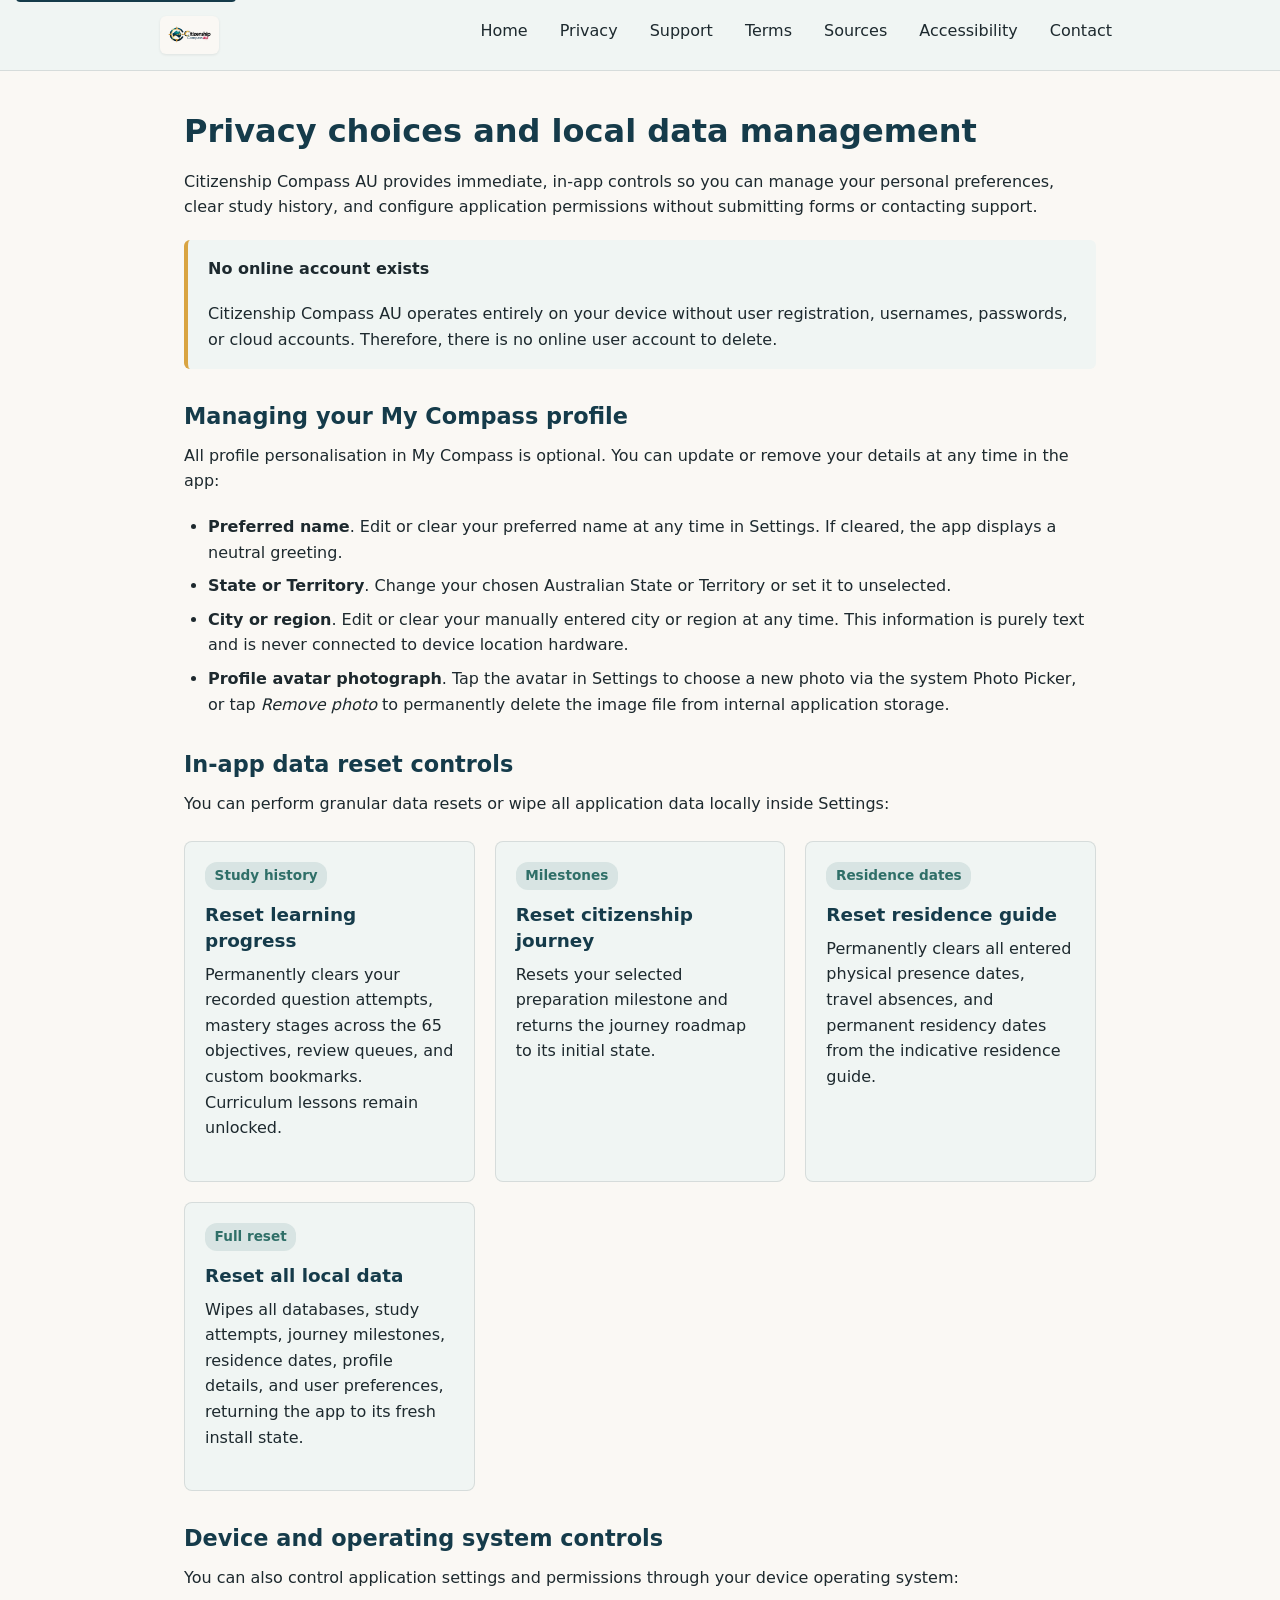
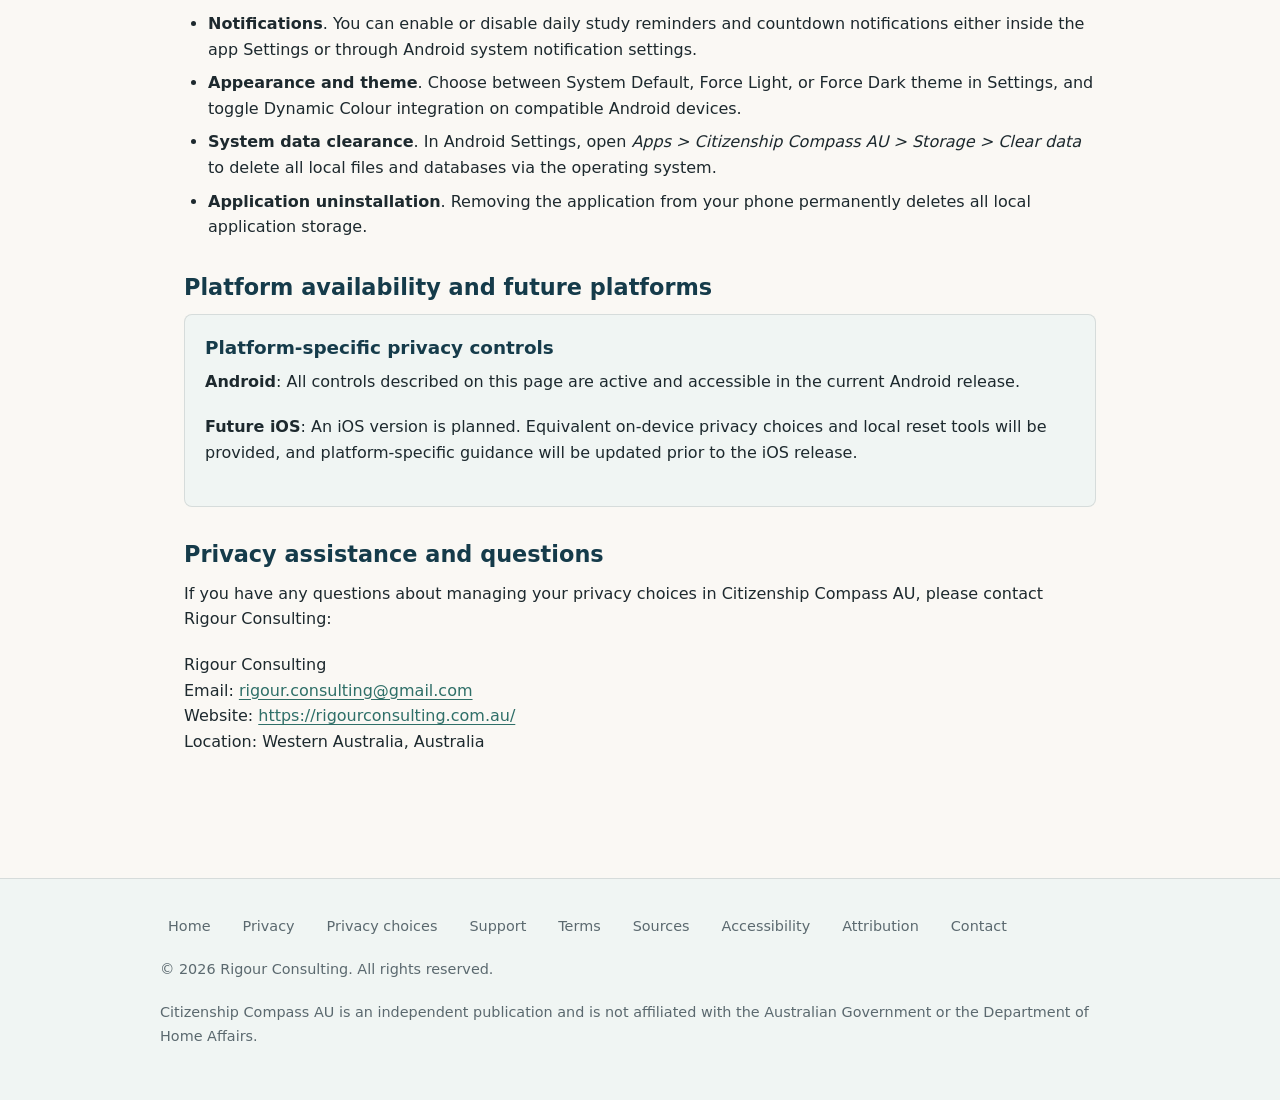
<file: privacy-choices/index.html>
<!DOCTYPE html>
<html lang="en-AU">
<head>
  <meta charset="utf-8">
  <meta name="viewport" content="width=device-width, initial-scale=1.0">
  <meta name="description" content="Manage your privacy choices, data settings and local information in Citizenship Compass AU.">
  <link rel="canonical" href="https://rigourconsulting.github.io/citizenship-compass-au-pages/privacy-choices/">
  <meta property="og:type" content="article">
  <meta property="og:title" content="Privacy choices | Citizenship Compass AU">
  <meta property="og:description" content="Direct controls and guidance for managing your local data, profile information and privacy settings in Citizenship Compass AU.">
  <meta property="og:url" content="https://rigourconsulting.github.io/citizenship-compass-au-pages/privacy-choices/">
  <meta property="og:image" content="https://rigourconsulting.github.io/citizenship-compass-au-pages/assets/brand/android-chrome-512x512.png">
  <meta name="theme-color" content="#153B4A">
  <title>Privacy choices | Citizenship Compass AU</title>
  <link rel="stylesheet" href="../assets/site.css">
  <link rel="icon" type="image/x-icon" href="../favicon.ico">
  <link rel="icon" type="image/png" sizes="16x16" href="../favicon-16x16.png">
  <link rel="icon" type="image/png" sizes="32x32" href="../favicon-32x32.png">
  <link rel="icon" type="image/png" sizes="48x48" href="../favicon-48x48.png">
  <link rel="apple-touch-icon" sizes="180x180" href="../apple-touch-icon.png">
</head>
<body>
  <a href="#main-content" class="skip-link">Skip to main content</a>
  
  <header>
    <div class="nav-container">
      <a href="../index.html" class="brand" aria-label="Citizenship Compass AU home">
        <img src="../assets/brand/ccau_brand_emblem_96.png" alt="" class="brand-emblem-img" width="36" height="36">
        <img src="../assets/brand/ccau_brand_wordmark_horizontal.png" alt="" class="brand-wordmark-img" width="220" height="44">
        <span class="brand-text">Citizenship Compass AU</span>
      </a>
      <nav aria-label="Primary navigation">
        <ul>
          <li><a href="../index.html">Home</a></li>
          <li><a href="../privacy/">Privacy</a></li>
          <li><a href="../support/">Support</a></li>
          <li><a href="../terms/">Terms</a></li>
          <li><a href="../sources/">Sources</a></li>
          <li><a href="../accessibility/">Accessibility</a></li>
          <li><a href="../contact/">Contact</a></li>
        </ul>
      </nav>
    </div>
  </header>

  <main id="main-content">
    <h1>Privacy choices and local data management</h1>
    <p>Citizenship Compass AU provides immediate, in-app controls so you can manage your personal preferences, clear study history, and configure application permissions without submitting forms or contacting support.</p>

    <div class="notice-banner" role="region" aria-label="No account notice">
      <p><strong>No online account exists</strong></p>
      <p>Citizenship Compass AU operates entirely on your device without user registration, usernames, passwords, or cloud accounts. Therefore, there is no online user account to delete.</p>
    </div>

    <section aria-labelledby="section-profile-choices">
      <h2 id="section-profile-choices">Managing your My Compass profile</h2>
      <p>All profile personalisation in My Compass is optional. You can update or remove your details at any time in the app:</p>
      <ul>
        <li><strong>Preferred name</strong>. Edit or clear your preferred name at any time in Settings. If cleared, the app displays a neutral greeting.</li>
        <li><strong>State or Territory</strong>. Change your chosen Australian State or Territory or set it to unselected.</li>
        <li><strong>City or region</strong>. Edit or clear your manually entered city or region at any time. This information is purely text and is never connected to device location hardware.</li>
        <li><strong>Profile avatar photograph</strong>. Tap the avatar in Settings to choose a new photo via the system Photo Picker, or tap <em>Remove photo</em> to permanently delete the image file from internal application storage.</li>
      </ul>
    </section>

    <section aria-labelledby="section-reset-controls">
      <h2 id="section-reset-controls">In-app data reset controls</h2>
      <p>You can perform granular data resets or wipe all application data locally inside Settings:</p>
      
      <div class="card-grid">
        <article class="card">
          <span class="meta-pill">Study history</span>
          <h3>Reset learning progress</h3>
          <p>Permanently clears your recorded question attempts, mastery stages across the 65 objectives, review queues, and custom bookmarks. Curriculum lessons remain unlocked.</p>
        </article>

        <article class="card">
          <span class="meta-pill">Milestones</span>
          <h3>Reset citizenship journey</h3>
          <p>Resets your selected preparation milestone and returns the journey roadmap to its initial state.</p>
        </article>

        <article class="card">
          <span class="meta-pill">Residence dates</span>
          <h3>Reset residence guide</h3>
          <p>Permanently clears all entered physical presence dates, travel absences, and permanent residency dates from the indicative residence guide.</p>
        </article>

        <article class="card">
          <span class="meta-pill">Full reset</span>
          <h3>Reset all local data</h3>
          <p>Wipes all databases, study attempts, journey milestones, residence dates, profile details, and user preferences, returning the app to its fresh install state.</p>
        </article>
      </div>
    </section>

    <section aria-labelledby="section-os-controls">
      <h2 id="section-os-controls">Device and operating system controls</h2>
      <p>You can also control application settings and permissions through your device operating system:</p>
      <ul>
        <li><strong>Notifications</strong>. You can enable or disable daily study reminders and countdown notifications either inside the app Settings or through Android system notification settings.</li>
        <li><strong>Appearance and theme</strong>. Choose between System Default, Force Light, or Force Dark theme in Settings, and toggle Dynamic Colour integration on compatible Android devices.</li>
        <li><strong>System data clearance</strong>. In Android Settings, open <em>Apps &gt; Citizenship Compass AU &gt; Storage &gt; Clear data</em> to delete all local files and databases via the operating system.</li>
        <li><strong>Application uninstallation</strong>. Removing the application from your phone permanently deletes all local application storage.</li>
      </ul>
    </section>

    <section aria-labelledby="section-future-platforms">
      <h2 id="section-future-platforms">Platform availability and future platforms</h2>
      <div class="card">
        <h3>Platform-specific privacy controls</h3>
        <p><strong>Android</strong>: All controls described on this page are active and accessible in the current Android release.</p>
        <p><strong>Future iOS</strong>: An iOS version is planned. Equivalent on-device privacy choices and local reset tools will be provided, and platform-specific guidance will be updated prior to the iOS release.</p>
      </div>
    </section>

    <section aria-labelledby="section-privacy-contact">
      <h2 id="section-privacy-contact">Privacy assistance and questions</h2>
      <p>If you have any questions about managing your privacy choices in Citizenship Compass AU, please contact Rigour Consulting:</p>
      <p>
        Rigour Consulting<br>
        Email: <a href="mailto:rigour.consulting@gmail.com">rigour.consulting@gmail.com</a><br>
        Website: <a href="https://rigourconsulting.com.au/" target="_blank" rel="noopener noreferrer">https://rigourconsulting.com.au/</a><br>
        Location: Western Australia, Australia
      </p>
    </section>
  </main>

  <footer>
    <div class="footer-container">
      <nav class="footer-nav" aria-label="Footer navigation">
        <a href="../index.html">Home</a>
        <a href="../privacy/">Privacy</a>
        <a href="../privacy-choices/">Privacy choices</a>
        <a href="../support/">Support</a>
        <a href="../terms/">Terms</a>
        <a href="../sources/">Sources</a>
        <a href="../accessibility/">Accessibility</a>
        <a href="../attribution/">Attribution</a>
        <a href="../contact/">Contact</a>
      </nav>
      <p>&copy; 2026 Rigour Consulting. All rights reserved.</p>
      <p>Citizenship Compass AU is an independent publication and is not affiliated with the Australian Government or the Department of Home Affairs.</p>
    </div>
  </footer>
</body>
</html>
</file>
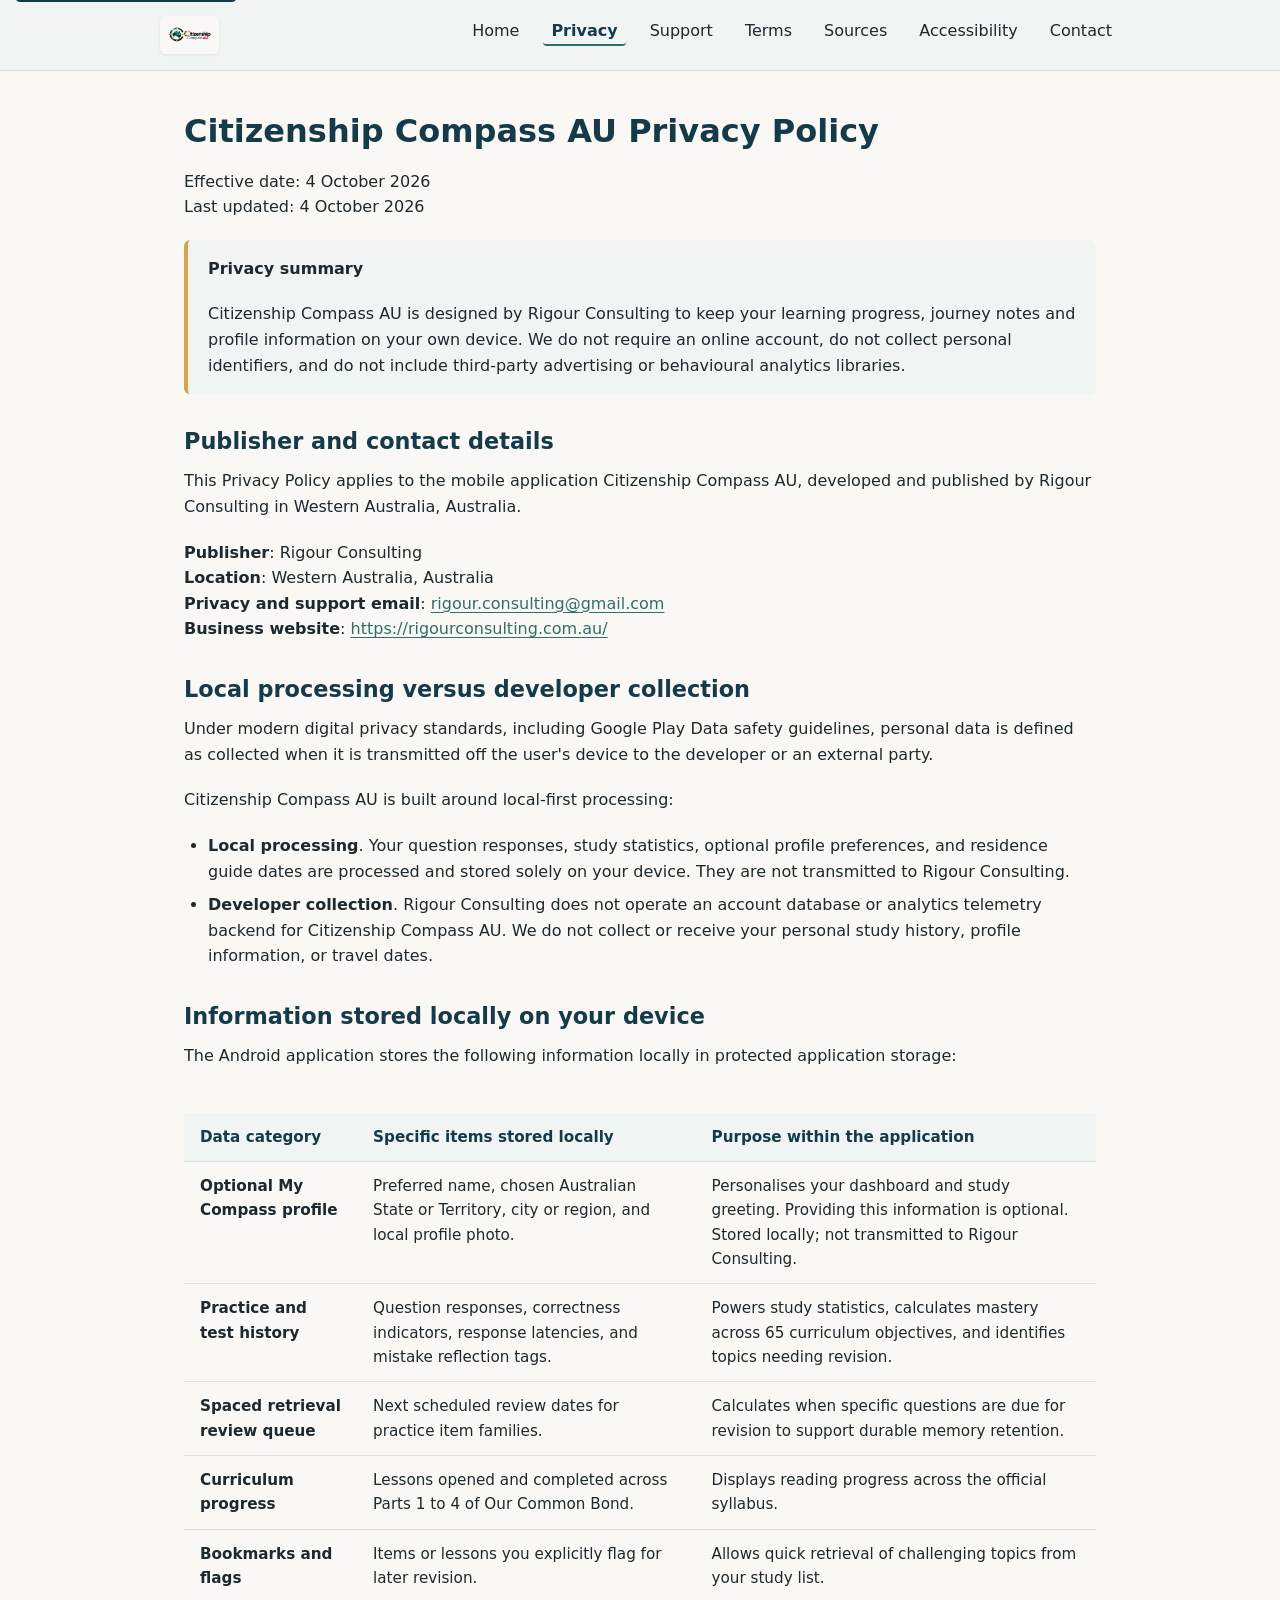
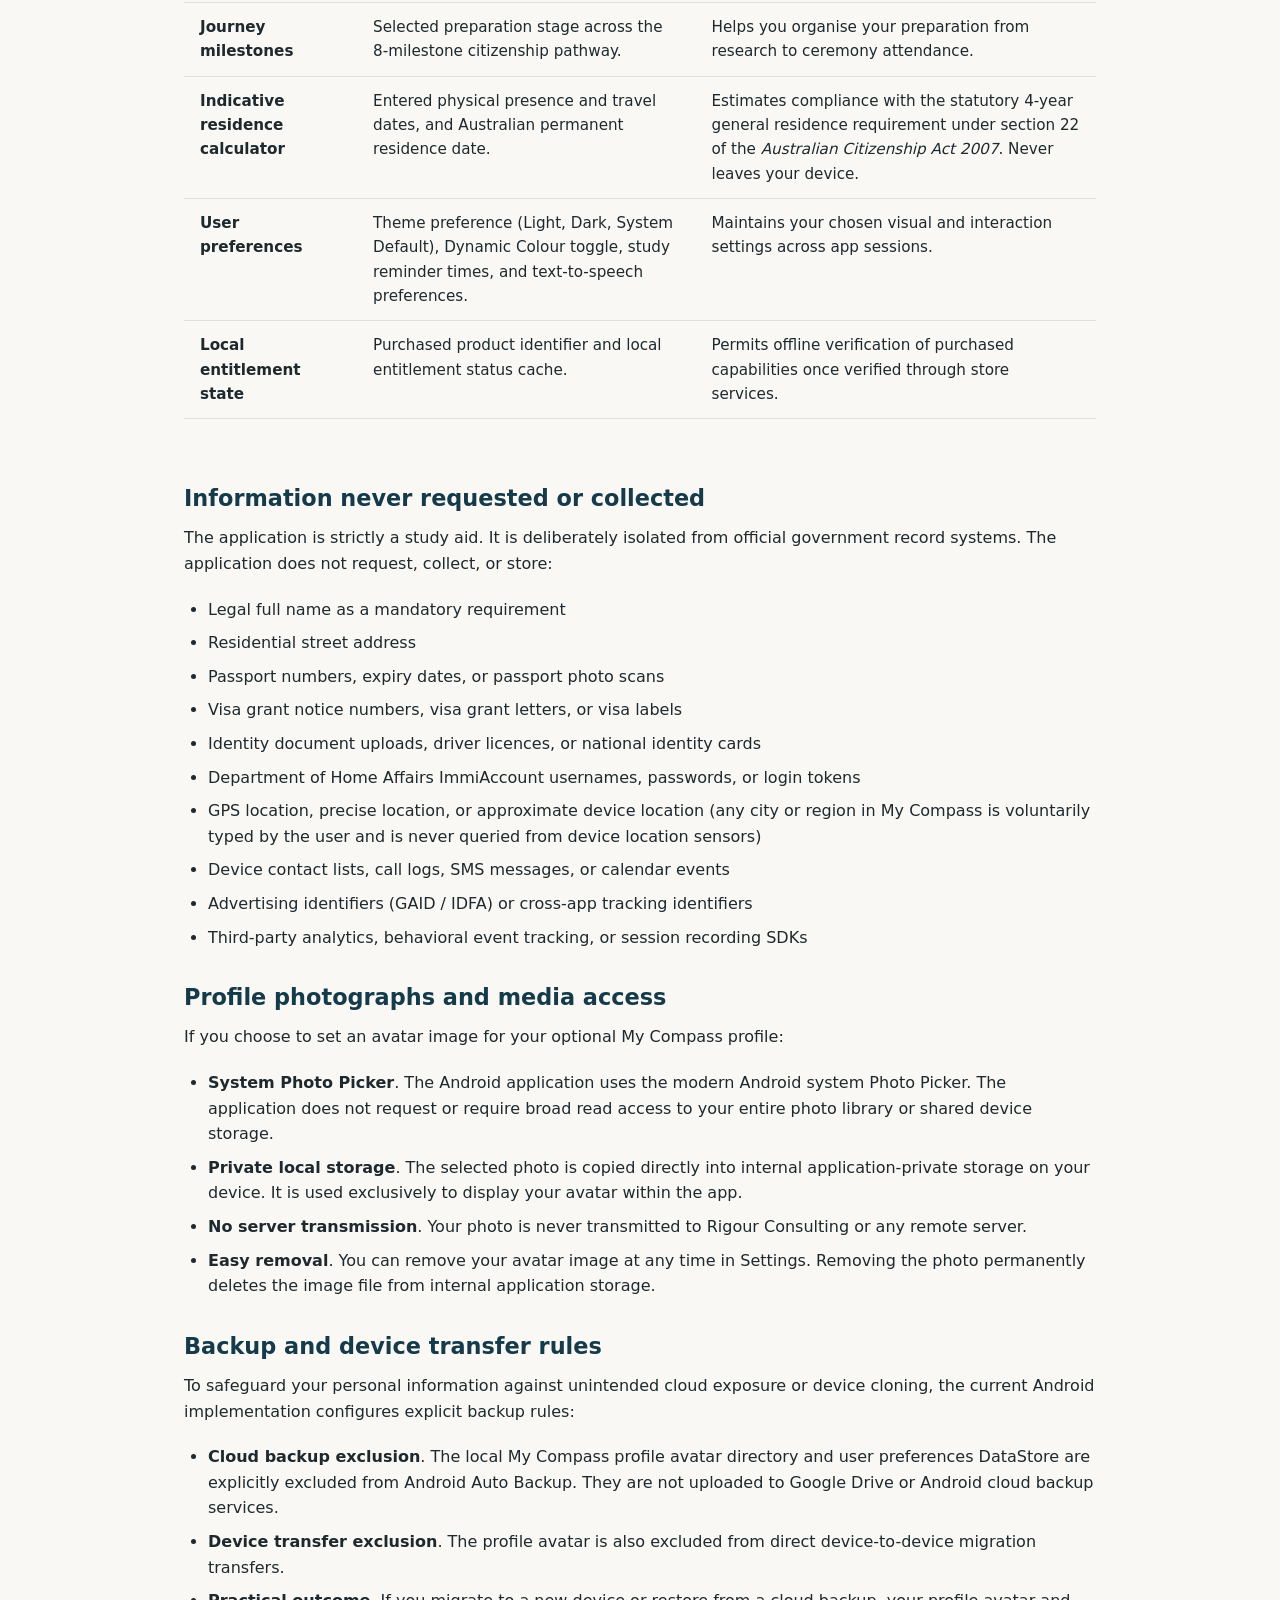
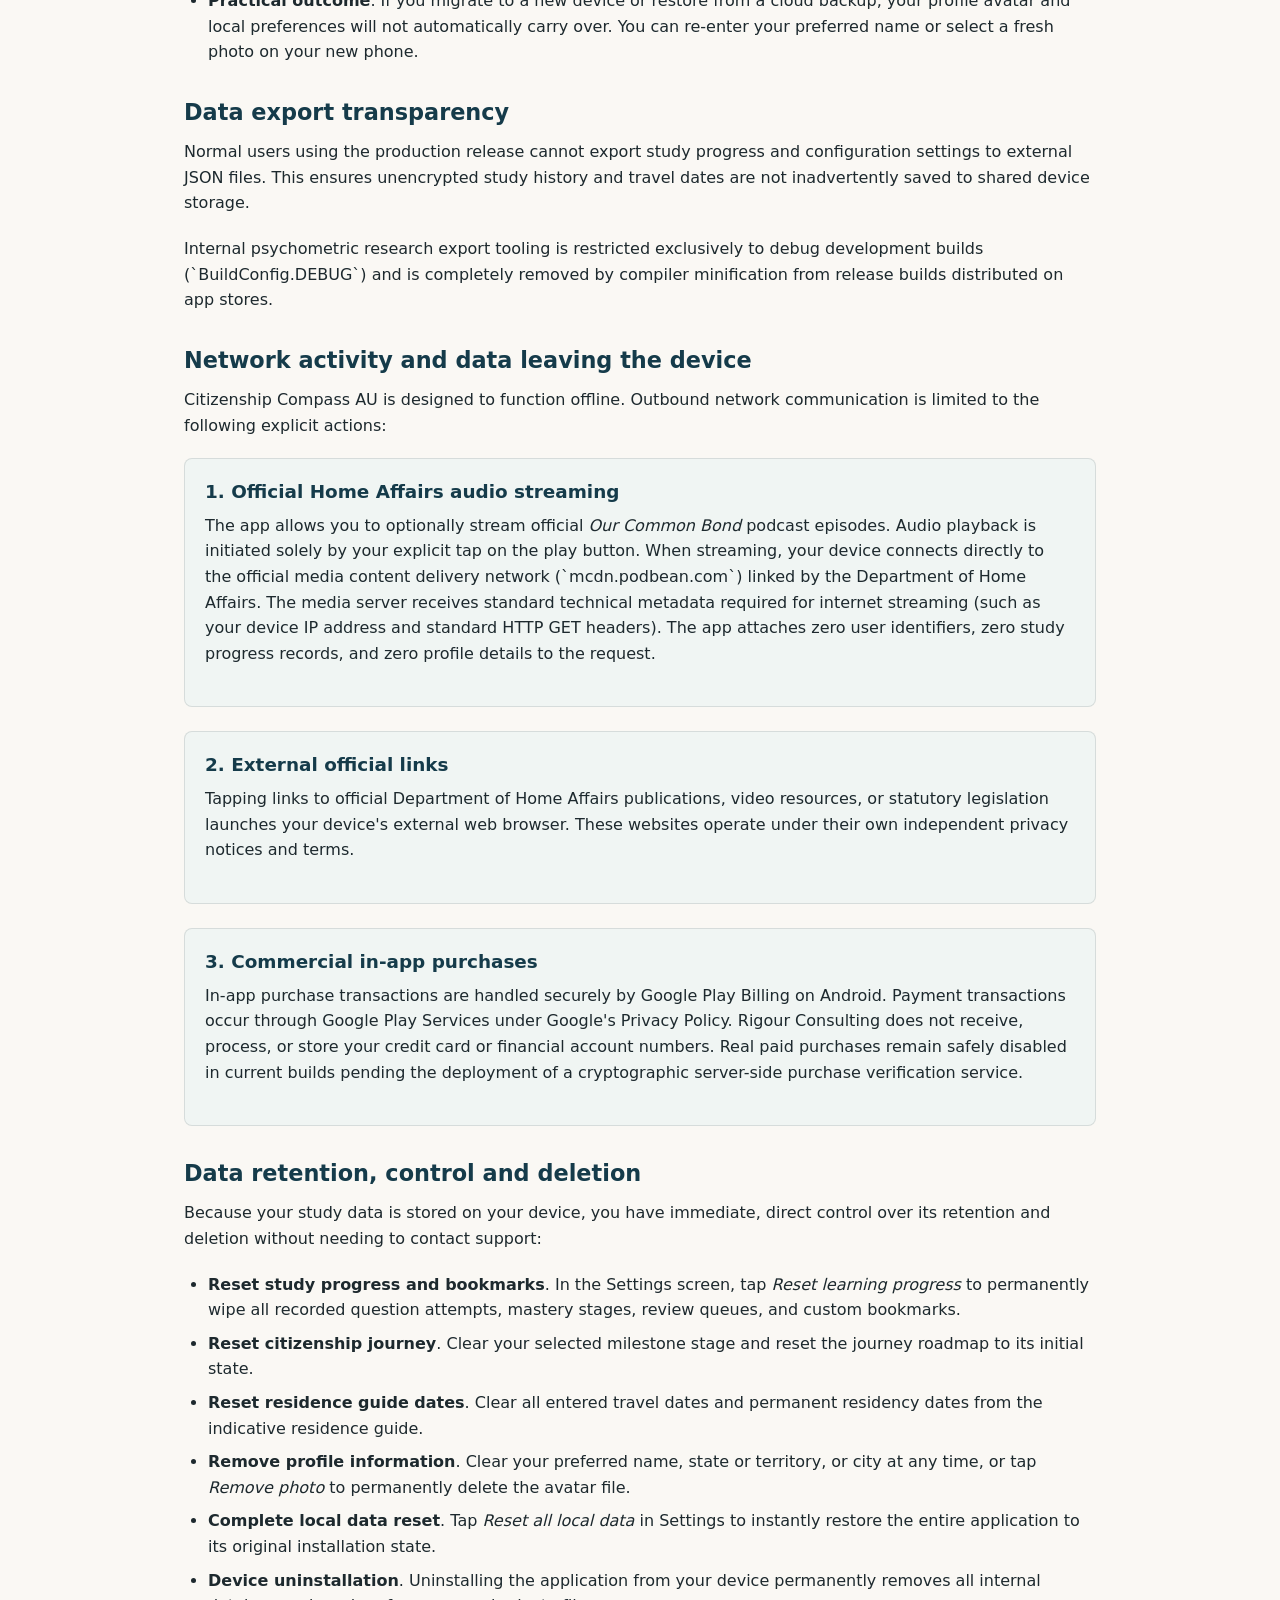
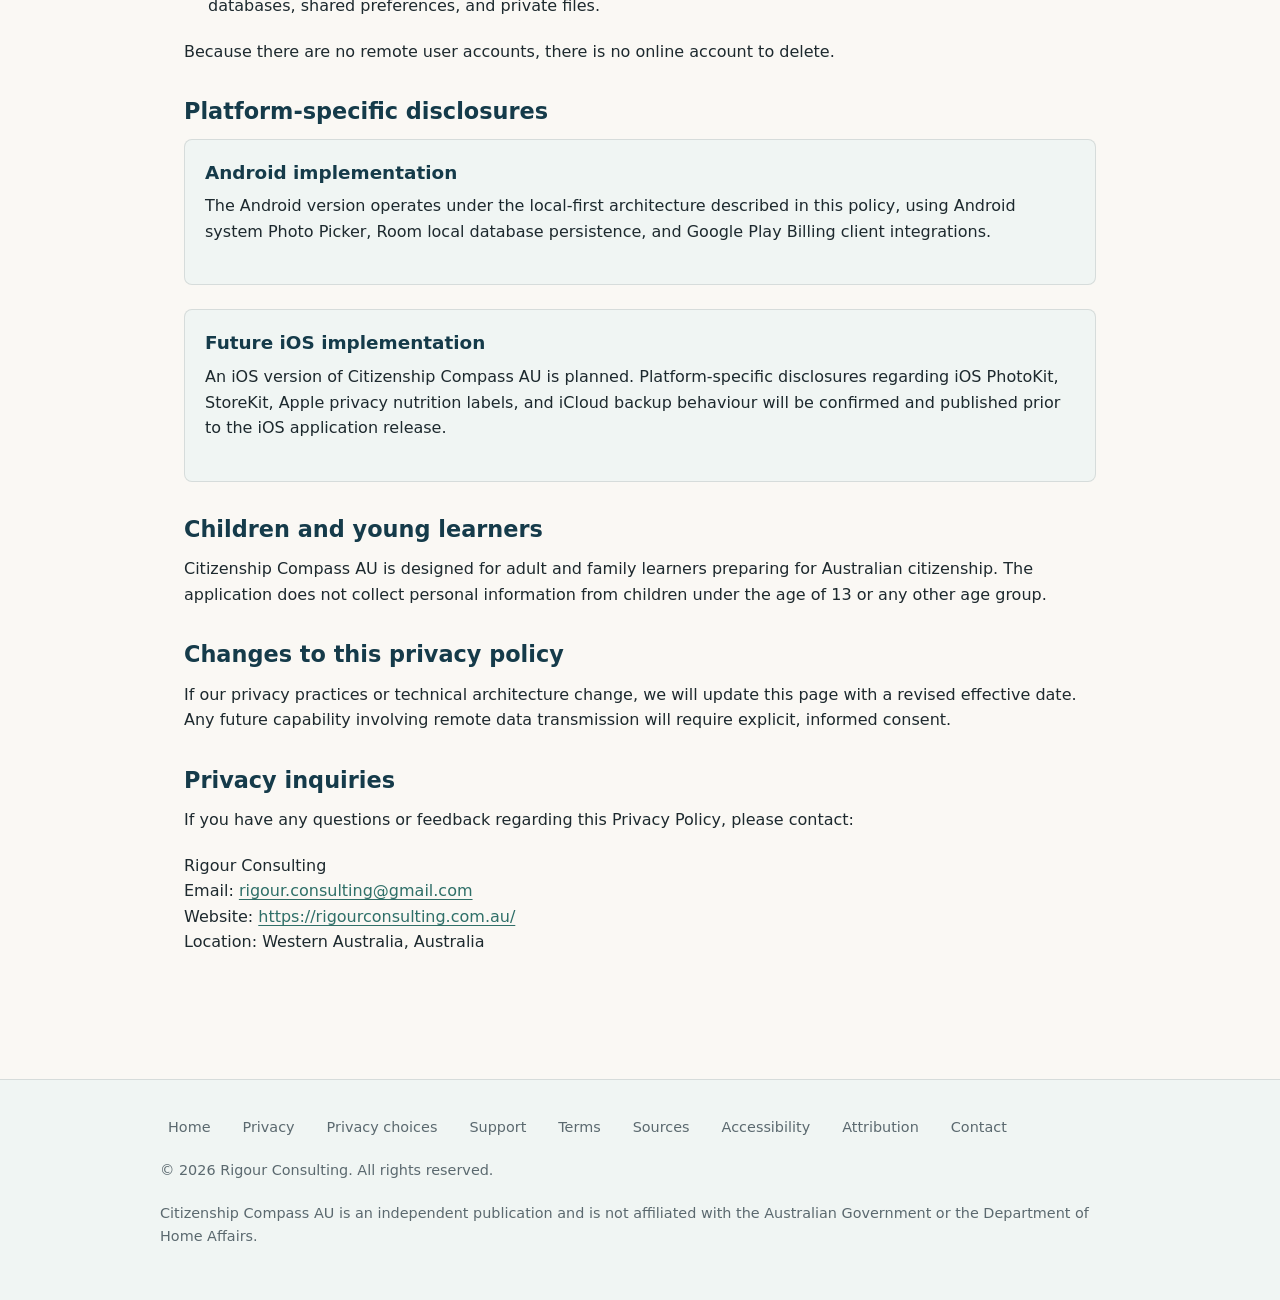
<file: privacy/index.html>
<!DOCTYPE html>
<html lang="en-AU">
<head>
  <meta charset="utf-8">
  <meta name="viewport" content="width=device-width, initial-scale=1.0">
  <meta name="description" content="Citizenship Compass AU Privacy Policy. Learn how your study data and personal preferences remain private on your device.">
  <link rel="canonical" href="https://rigourconsulting.github.io/citizenship-compass-au-pages/privacy/">
  <meta property="og:type" content="article">
  <meta property="og:title" content="Citizenship Compass AU Privacy Policy">
  <meta property="og:description" content="Clear, transparent privacy policy for Citizenship Compass AU. Learn what is stored locally, what is never collected, and how you control your data.">
  <meta property="og:url" content="https://rigourconsulting.github.io/citizenship-compass-au-pages/privacy/">
  <meta property="og:image" content="https://rigourconsulting.github.io/citizenship-compass-au-pages/assets/brand/android-chrome-512x512.png">
  <meta name="theme-color" content="#153B4A">
  <title>Citizenship Compass AU Privacy Policy</title>
  <link rel="stylesheet" href="../assets/site.css">
  <link rel="icon" type="image/x-icon" href="../favicon.ico">
  <link rel="icon" type="image/png" sizes="16x16" href="../favicon-16x16.png">
  <link rel="icon" type="image/png" sizes="32x32" href="../favicon-32x32.png">
  <link rel="icon" type="image/png" sizes="48x48" href="../favicon-48x48.png">
  <link rel="apple-touch-icon" sizes="180x180" href="../apple-touch-icon.png">
</head>
<body>
  <a href="#main-content" class="skip-link">Skip to main content</a>
  
  <header>
    <div class="nav-container">
      <a href="../index.html" class="brand" aria-label="Citizenship Compass AU home">
        <img src="../assets/brand/ccau_brand_emblem_96.png" alt="" class="brand-emblem-img" width="36" height="36">
        <img src="../assets/brand/ccau_brand_wordmark_horizontal.png" alt="" class="brand-wordmark-img" width="220" height="44">
        <span class="brand-text">Citizenship Compass AU</span>
      </a>
      <nav aria-label="Primary navigation">
        <ul>
          <li><a href="../index.html">Home</a></li>
          <li><a href="../privacy/" aria-current="page">Privacy</a></li>
          <li><a href="../support/">Support</a></li>
          <li><a href="../terms/">Terms</a></li>
          <li><a href="../sources/">Sources</a></li>
          <li><a href="../accessibility/">Accessibility</a></li>
          <li><a href="../contact/">Contact</a></li>
        </ul>
      </nav>
    </div>
  </header>

  <main id="main-content">
    <h1>Citizenship Compass AU Privacy Policy</h1>
    <p>Effective date: 4 October 2026<br>Last updated: 4 October 2026</p>

    <div class="notice-banner" role="region" aria-label="Privacy summary notice">
      <p><strong>Privacy summary</strong></p>
      <p>Citizenship Compass AU is designed by Rigour Consulting to keep your learning progress, journey notes and profile information on your own device. We do not require an online account, do not collect personal identifiers, and do not include third-party advertising or behavioural analytics libraries.</p>
    </div>

    <section aria-labelledby="section-about">
      <h2 id="section-about">Publisher and contact details</h2>
      <p>This Privacy Policy applies to the mobile application Citizenship Compass AU, developed and published by Rigour Consulting in Western Australia, Australia.</p>
      <p>
        <strong>Publisher</strong>: Rigour Consulting<br>
        <strong>Location</strong>: Western Australia, Australia<br>
        <strong>Privacy and support email</strong>: <a href="mailto:rigour.consulting@gmail.com">rigour.consulting@gmail.com</a><br>
        <strong>Business website</strong>: <a href="https://rigourconsulting.com.au/" target="_blank" rel="noopener noreferrer">https://rigourconsulting.com.au/</a>
      </p>
    </section>

    <section aria-labelledby="section-framework">
      <h2 id="section-framework">Local processing versus developer collection</h2>
      <p>Under modern digital privacy standards, including Google Play Data safety guidelines, personal data is defined as collected when it is transmitted off the user's device to the developer or an external party.</p>
      <p>Citizenship Compass AU is built around local-first processing:</p>
      <ul>
        <li><strong>Local processing</strong>. Your question responses, study statistics, optional profile preferences, and residence guide dates are processed and stored solely on your device. They are not transmitted to Rigour Consulting.</li>
        <li><strong>Developer collection</strong>. Rigour Consulting does not operate an account database or analytics telemetry backend for Citizenship Compass AU. We do not collect or receive your personal study history, profile information, or travel dates.</li>
      </ul>
    </section>

    <section aria-labelledby="section-stored">
      <h2 id="section-stored">Information stored locally on your device</h2>
      <p>The Android application stores the following information locally in protected application storage:</p>
      
      <div class="table-responsive">
        <table>
          <thead>
            <tr>
              <th scope="col">Data category</th>
              <th scope="col">Specific items stored locally</th>
              <th scope="col">Purpose within the application</th>
            </tr>
          </thead>
          <tbody>
            <tr>
              <td><strong>Optional My Compass profile</strong></td>
              <td>Preferred name, chosen Australian State or Territory, city or region, and local profile photo.</td>
              <td>Personalises your dashboard and study greeting. Providing this information is optional. Stored locally; not transmitted to Rigour Consulting.</td>
            </tr>
            <tr>
              <td><strong>Practice and test history</strong></td>
              <td>Question responses, correctness indicators, response latencies, and mistake reflection tags.</td>
              <td>Powers study statistics, calculates mastery across 65 curriculum objectives, and identifies topics needing revision.</td>
            </tr>
            <tr>
              <td><strong>Spaced retrieval review queue</strong></td>
              <td>Next scheduled review dates for practice item families.</td>
              <td>Calculates when specific questions are due for revision to support durable memory retention.</td>
            </tr>
            <tr>
              <td><strong>Curriculum progress</strong></td>
              <td>Lessons opened and completed across Parts 1 to 4 of Our Common Bond.</td>
              <td>Displays reading progress across the official syllabus.</td>
            </tr>
            <tr>
              <td><strong>Bookmarks and flags</strong></td>
              <td>Items or lessons you explicitly flag for later revision.</td>
              <td>Allows quick retrieval of challenging topics from your study list.</td>
            </tr>
            <tr>
              <td><strong>Journey milestones</strong></td>
              <td>Selected preparation stage across the 8-milestone citizenship pathway.</td>
              <td>Helps you organise your preparation from research to ceremony attendance.</td>
            </tr>
            <tr>
              <td><strong>Indicative residence calculator</strong></td>
              <td>Entered physical presence and travel dates, and Australian permanent residence date.</td>
              <td>Estimates compliance with the statutory 4-year general residence requirement under section 22 of the <em>Australian Citizenship Act 2007</em>. Never leaves your device.</td>
            </tr>
            <tr>
              <td><strong>User preferences</strong></td>
              <td>Theme preference (Light, Dark, System Default), Dynamic Colour toggle, study reminder times, and text-to-speech preferences.</td>
              <td>Maintains your chosen visual and interaction settings across app sessions.</td>
            </tr>
            <tr>
              <td><strong>Local entitlement state</strong></td>
              <td>Purchased product identifier and local entitlement status cache.</td>
              <td>Permits offline verification of purchased capabilities once verified through store services.</td>
            </tr>
          </tbody>
        </table>
      </div>
    </section>

    <section aria-labelledby="section-not-collected">
      <h2 id="section-not-collected">Information never requested or collected</h2>
      <p>The application is strictly a study aid. It is deliberately isolated from official government record systems. The application does not request, collect, or store:</p>
      <ul>
        <li>Legal full name as a mandatory requirement</li>
        <li>Residential street address</li>
        <li>Passport numbers, expiry dates, or passport photo scans</li>
        <li>Visa grant notice numbers, visa grant letters, or visa labels</li>
        <li>Identity document uploads, driver licences, or national identity cards</li>
        <li>Department of Home Affairs ImmiAccount usernames, passwords, or login tokens</li>
        <li>GPS location, precise location, or approximate device location (any city or region in My Compass is voluntarily typed by the user and is never queried from device location sensors)</li>
        <li>Device contact lists, call logs, SMS messages, or calendar events</li>
        <li>Advertising identifiers (GAID / IDFA) or cross-app tracking identifiers</li>
        <li>Third-party analytics, behavioral event tracking, or session recording SDKs</li>
      </ul>
    </section>

    <section aria-labelledby="section-profile-photo">
      <h2 id="section-profile-photo">Profile photographs and media access</h2>
      <p>If you choose to set an avatar image for your optional My Compass profile:</p>
      <ul>
        <li><strong>System Photo Picker</strong>. The Android application uses the modern Android system Photo Picker. The application does not request or require broad read access to your entire photo library or shared device storage.</li>
        <li><strong>Private local storage</strong>. The selected photo is copied directly into internal application-private storage on your device. It is used exclusively to display your avatar within the app.</li>
        <li><strong>No server transmission</strong>. Your photo is never transmitted to Rigour Consulting or any remote server.</li>
        <li><strong>Easy removal</strong>. You can remove your avatar image at any time in Settings. Removing the photo permanently deletes the image file from internal application storage.</li>
      </ul>
    </section>

    <section aria-labelledby="section-backup">
      <h2 id="section-backup">Backup and device transfer rules</h2>
      <p>To safeguard your personal information against unintended cloud exposure or device cloning, the current Android implementation configures explicit backup rules:</p>
      <ul>
        <li><strong>Cloud backup exclusion</strong>. The local My Compass profile avatar directory and user preferences DataStore are explicitly excluded from Android Auto Backup. They are not uploaded to Google Drive or Android cloud backup services.</li>
        <li><strong>Device transfer exclusion</strong>. The profile avatar is also excluded from direct device-to-device migration transfers.</li>
        <li><strong>Practical outcome</strong>. If you migrate to a new device or restore from a cloud backup, your profile avatar and local preferences will not automatically carry over. You can re-enter your preferred name or select a fresh photo on your new phone.</li>
      </ul>
    </section>

    <section aria-labelledby="section-export">
      <h2 id="section-export">Data export transparency</h2>
      <p>Normal users using the production release cannot export study progress and configuration settings to external JSON files. This ensures unencrypted study history and travel dates are not inadvertently saved to shared device storage.</p>
      <p>Internal psychometric research export tooling is restricted exclusively to debug development builds (`BuildConfig.DEBUG`) and is completely removed by compiler minification from release builds distributed on app stores.</p>
    </section>

    <section aria-labelledby="section-external">
      <h2 id="section-external">Network activity and data leaving the device</h2>
      <p>Citizenship Compass AU is designed to function offline. Outbound network communication is limited to the following explicit actions:</p>

      <div class="card" style="margin-bottom: 1.5rem;">
        <h3>1. Official Home Affairs audio streaming</h3>
        <p>The app allows you to optionally stream official <em>Our Common Bond</em> podcast episodes. Audio playback is initiated solely by your explicit tap on the play button. When streaming, your device connects directly to the official media content delivery network (`mcdn.podbean.com`) linked by the Department of Home Affairs. The media server receives standard technical metadata required for internet streaming (such as your device IP address and standard HTTP GET headers). The app attaches zero user identifiers, zero study progress records, and zero profile details to the request.</p>
      </div>

      <div class="card" style="margin-bottom: 1.5rem;">
        <h3>2. External official links</h3>
        <p>Tapping links to official Department of Home Affairs publications, video resources, or statutory legislation launches your device's external web browser. These websites operate under their own independent privacy notices and terms.</p>
      </div>

      <div class="card" style="margin-bottom: 1.5rem;">
        <h3>3. Commercial in-app purchases</h3>
        <p>In-app purchase transactions are handled securely by Google Play Billing on Android. Payment transactions occur through Google Play Services under Google's Privacy Policy. Rigour Consulting does not receive, process, or store your credit card or financial account numbers. Real paid purchases remain safely disabled in current builds pending the deployment of a cryptographic server-side purchase verification service.</p>
      </div>
    </section>

    <section aria-labelledby="section-retention">
      <h2 id="section-retention">Data retention, control and deletion</h2>
      <p>Because your study data is stored on your device, you have immediate, direct control over its retention and deletion without needing to contact support:</p>
      <ul>
        <li><strong>Reset study progress and bookmarks</strong>. In the Settings screen, tap <em>Reset learning progress</em> to permanently wipe all recorded question attempts, mastery stages, review queues, and custom bookmarks.</li>
        <li><strong>Reset citizenship journey</strong>. Clear your selected milestone stage and reset the journey roadmap to its initial state.</li>
        <li><strong>Reset residence guide dates</strong>. Clear all entered travel dates and permanent residency dates from the indicative residence guide.</li>
        <li><strong>Remove profile information</strong>. Clear your preferred name, state or territory, or city at any time, or tap <em>Remove photo</em> to permanently delete the avatar file.</li>
        <li><strong>Complete local data reset</strong>. Tap <em>Reset all local data</em> in Settings to instantly restore the entire application to its original installation state.</li>
        <li><strong>Device uninstallation</strong>. Uninstalling the application from your device permanently removes all internal databases, shared preferences, and private files.</li>
      </ul>
      <p>Because there are no remote user accounts, there is no online account to delete.</p>
    </section>

    <section aria-labelledby="section-platforms">
      <h2 id="section-platforms">Platform-specific disclosures</h2>
      
      <div class="card" style="margin-bottom: 1.5rem;">
        <h3>Android implementation</h3>
        <p>The Android version operates under the local-first architecture described in this policy, using Android system Photo Picker, Room local database persistence, and Google Play Billing client integrations.</p>
      </div>

      <div class="card" style="margin-bottom: 1.5rem;">
        <h3>Future iOS implementation</h3>
        <p>An iOS version of Citizenship Compass AU is planned. Platform-specific disclosures regarding iOS PhotoKit, StoreKit, Apple privacy nutrition labels, and iCloud backup behaviour will be confirmed and published prior to the iOS application release.</p>
      </div>
    </section>

    <section aria-labelledby="section-children">
      <h2 id="section-children">Children and young learners</h2>
      <p>Citizenship Compass AU is designed for adult and family learners preparing for Australian citizenship. The application does not collect personal information from children under the age of 13 or any other age group.</p>
    </section>

    <section aria-labelledby="section-changes">
      <h2 id="section-changes">Changes to this privacy policy</h2>
      <p>If our privacy practices or technical architecture change, we will update this page with a revised effective date. Any future capability involving remote data transmission will require explicit, informed consent.</p>
    </section>

    <section aria-labelledby="section-contact">
      <h2 id="section-contact">Privacy inquiries</h2>
      <p>If you have any questions or feedback regarding this Privacy Policy, please contact:</p>
      <p>
        Rigour Consulting<br>
        Email: <a href="mailto:rigour.consulting@gmail.com">rigour.consulting@gmail.com</a><br>
        Website: <a href="https://rigourconsulting.com.au/" target="_blank" rel="noopener noreferrer">https://rigourconsulting.com.au/</a><br>
        Location: Western Australia, Australia
      </p>
    </section>
  </main>

  <footer>
    <div class="footer-container">
      <nav class="footer-nav" aria-label="Footer navigation">
        <a href="../index.html">Home</a>
        <a href="../privacy/">Privacy</a>
        <a href="../privacy-choices/">Privacy choices</a>
        <a href="../support/">Support</a>
        <a href="../terms/">Terms</a>
        <a href="../sources/">Sources</a>
        <a href="../accessibility/">Accessibility</a>
        <a href="../attribution/">Attribution</a>
        <a href="../contact/">Contact</a>
      </nav>
      <p>&copy; 2026 Rigour Consulting. All rights reserved.</p>
      <p>Citizenship Compass AU is an independent publication and is not affiliated with the Australian Government or the Department of Home Affairs.</p>
    </div>
  </footer>
</body>
</html>
</file>
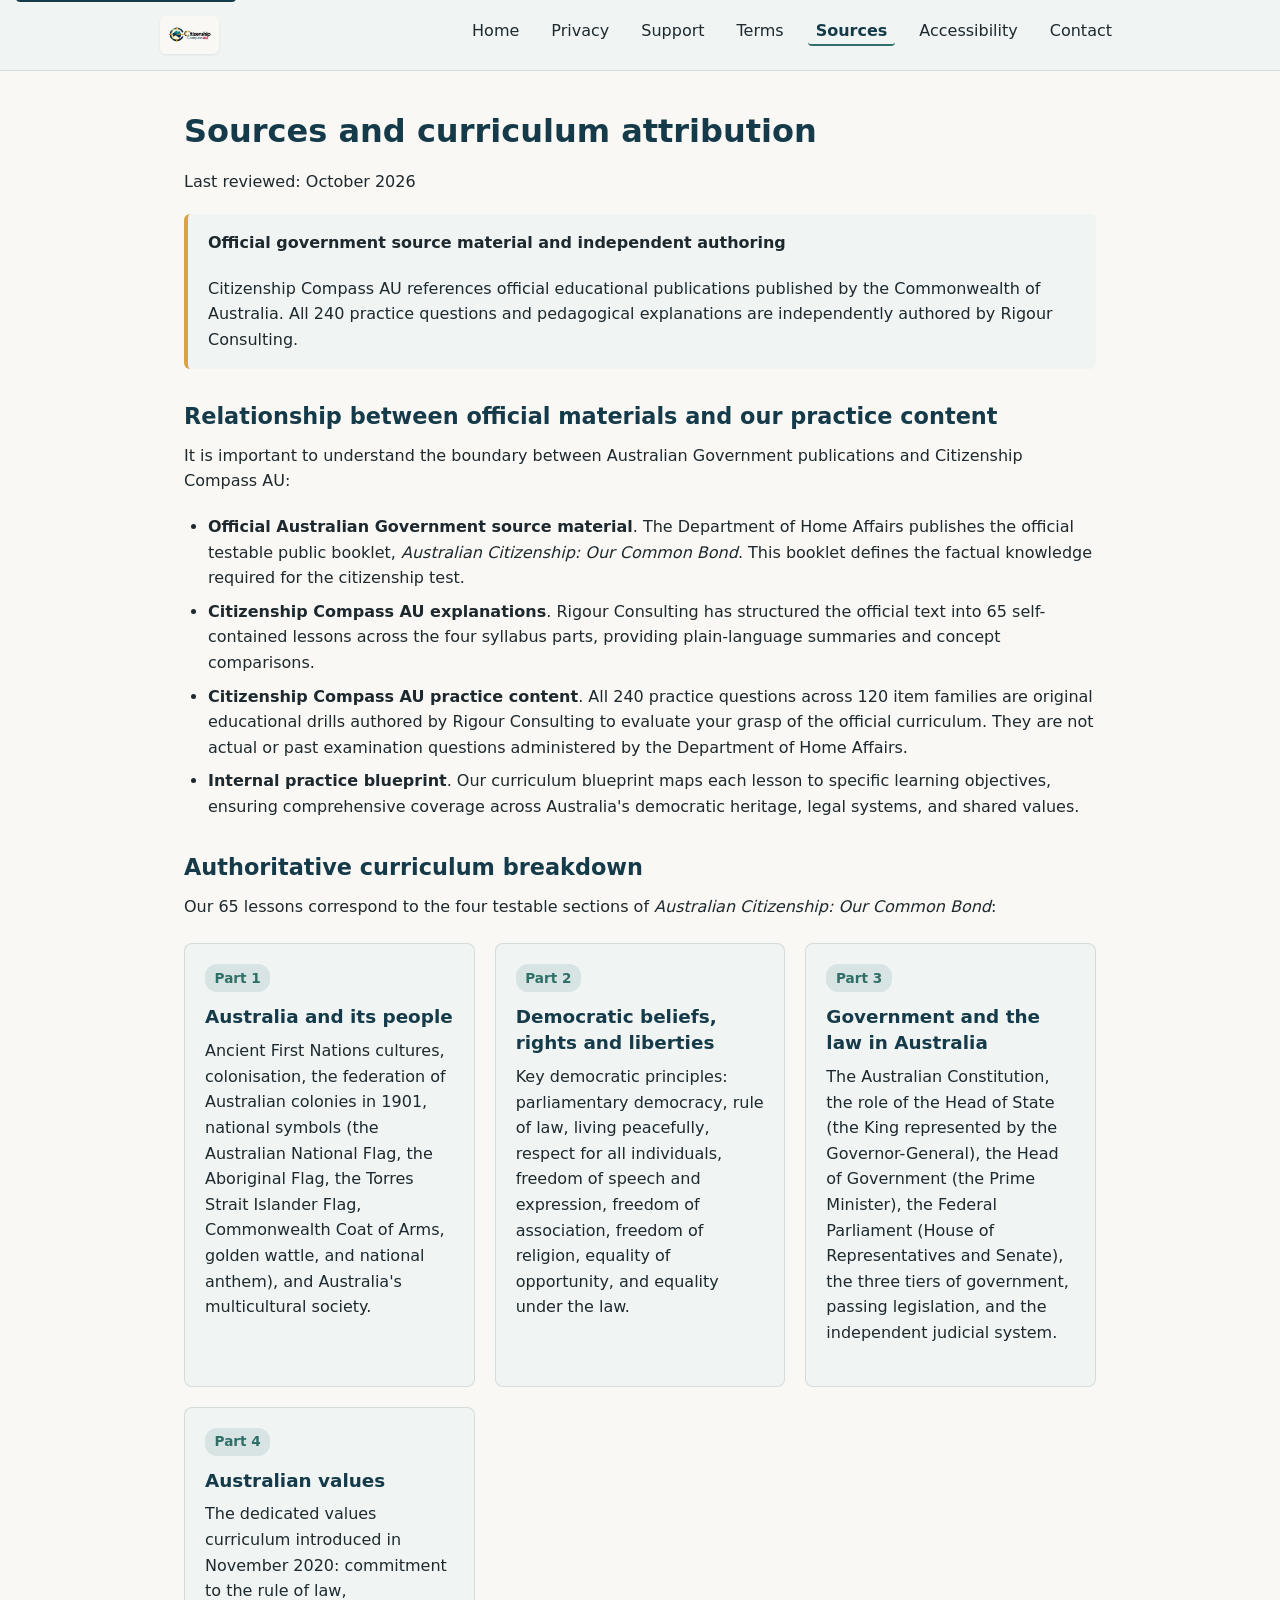
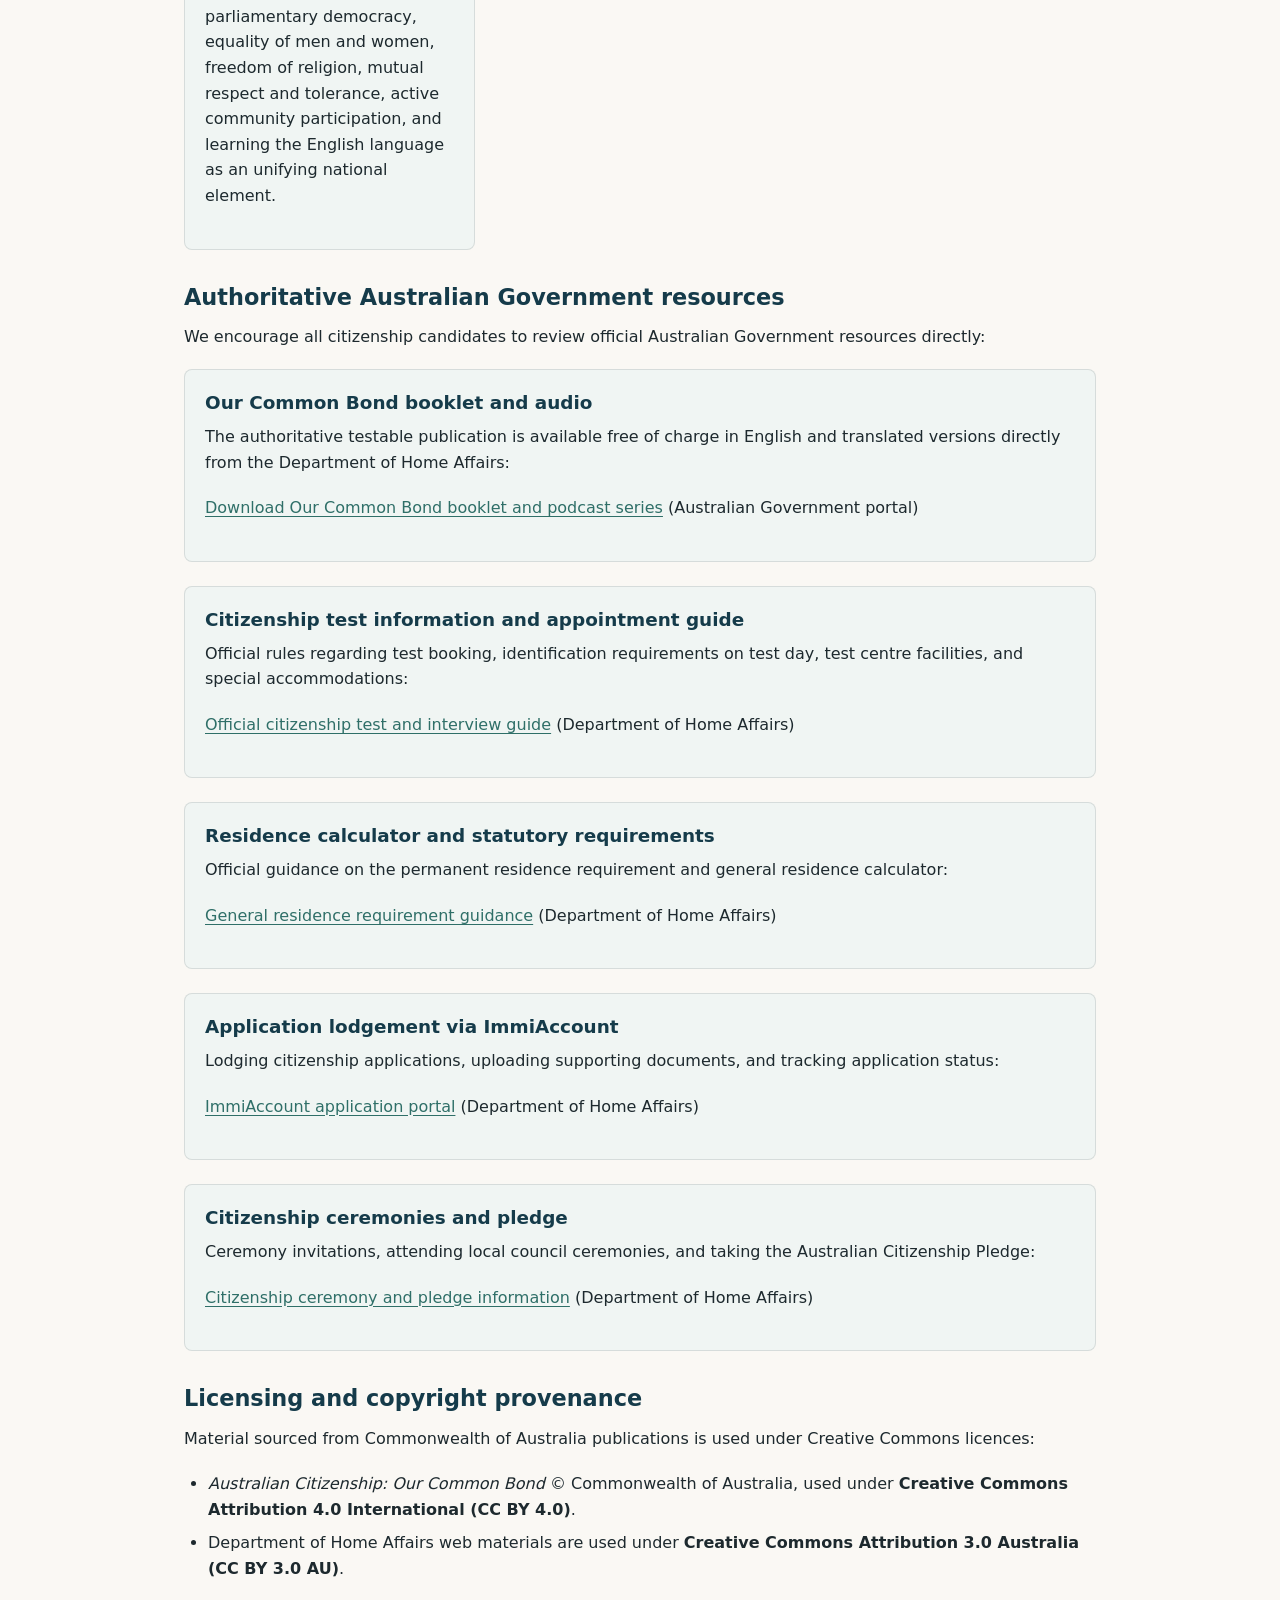
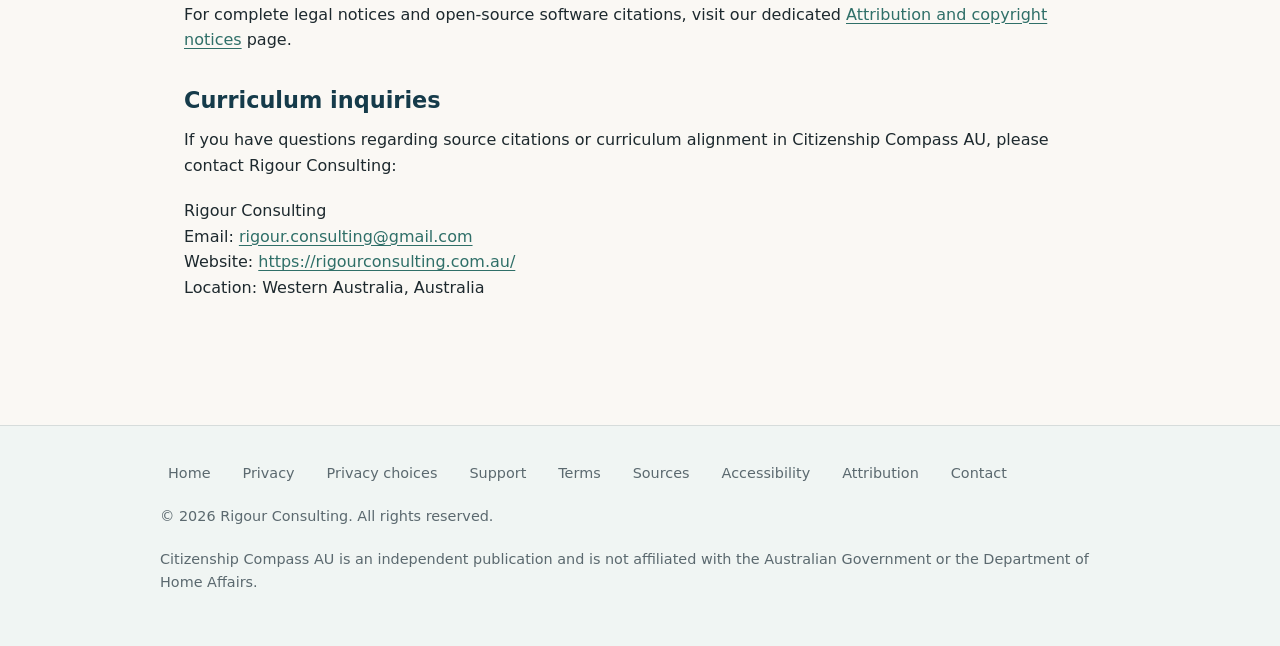
<file: sources/index.html>
<!DOCTYPE html>
<html lang="en-AU">
<head>
  <meta charset="utf-8">
  <meta name="viewport" content="width=device-width, initial-scale=1.0">
  <meta name="description" content="Official source materials, government publications and curriculum attribution for Citizenship Compass AU.">
  <link rel="canonical" href="https://rigourconsulting.github.io/citizenship-compass-au-pages/sources/">
  <meta property="og:type" content="article">
  <meta property="og:title" content="Sources and curriculum attribution | Citizenship Compass AU">
  <meta property="og:description" content="Bibliographic references, official Department of Home Affairs publications and curriculum provenance for Citizenship Compass AU.">
  <meta property="og:url" content="https://rigourconsulting.github.io/citizenship-compass-au-pages/sources/">
  <meta property="og:image" content="https://rigourconsulting.github.io/citizenship-compass-au-pages/assets/brand/android-chrome-512x512.png">
  <meta name="theme-color" content="#153B4A">
  <title>Sources and curriculum attribution | Citizenship Compass AU</title>
  <link rel="stylesheet" href="../assets/site.css">
  <link rel="icon" type="image/x-icon" href="../favicon.ico">
  <link rel="icon" type="image/png" sizes="16x16" href="../favicon-16x16.png">
  <link rel="icon" type="image/png" sizes="32x32" href="../favicon-32x32.png">
  <link rel="icon" type="image/png" sizes="48x48" href="../favicon-48x48.png">
  <link rel="apple-touch-icon" sizes="180x180" href="../apple-touch-icon.png">
</head>
<body>
  <a href="#main-content" class="skip-link">Skip to main content</a>
  
  <header>
    <div class="nav-container">
      <a href="../index.html" class="brand" aria-label="Citizenship Compass AU home">
        <img src="../assets/brand/ccau_brand_emblem_96.png" alt="" class="brand-emblem-img" width="36" height="36">
        <img src="../assets/brand/ccau_brand_wordmark_horizontal.png" alt="" class="brand-wordmark-img" width="220" height="44">
        <span class="brand-text">Citizenship Compass AU</span>
      </a>
      <nav aria-label="Primary navigation">
        <ul>
          <li><a href="../index.html">Home</a></li>
          <li><a href="../privacy/">Privacy</a></li>
          <li><a href="../support/">Support</a></li>
          <li><a href="../terms/">Terms</a></li>
          <li><a href="../sources/" aria-current="page">Sources</a></li>
          <li><a href="../accessibility/">Accessibility</a></li>
          <li><a href="../contact/">Contact</a></li>
        </ul>
      </nav>
    </div>
  </header>

  <main id="main-content">
    <h1>Sources and curriculum attribution</h1>
    <p>Last reviewed: October 2026</p>

    <div class="notice-banner" role="region" aria-label="Curriculum provenance notice">
      <p><strong>Official government source material and independent authoring</strong></p>
      <p>Citizenship Compass AU references official educational publications published by the Commonwealth of Australia. All 240 practice questions and pedagogical explanations are independently authored by Rigour Consulting.</p>
    </div>

    <section aria-labelledby="section-relationship">
      <h2 id="section-relationship">Relationship between official materials and our practice content</h2>
      <p>It is important to understand the boundary between Australian Government publications and Citizenship Compass AU:</p>
      <ul>
        <li><strong>Official Australian Government source material</strong>. The Department of Home Affairs publishes the official testable public booklet, <em>Australian Citizenship: Our Common Bond</em>. This booklet defines the factual knowledge required for the citizenship test.</li>
        <li><strong>Citizenship Compass AU explanations</strong>. Rigour Consulting has structured the official text into 65 self-contained lessons across the four syllabus parts, providing plain-language summaries and concept comparisons.</li>
        <li><strong>Citizenship Compass AU practice content</strong>. All 240 practice questions across 120 item families are original educational drills authored by Rigour Consulting to evaluate your grasp of the official curriculum. They are not actual or past examination questions administered by the Department of Home Affairs.</li>
        <li><strong>Internal practice blueprint</strong>. Our curriculum blueprint maps each lesson to specific learning objectives, ensuring comprehensive coverage across Australia's democratic heritage, legal systems, and shared values.</li>
      </ul>
    </section>

    <section aria-labelledby="section-syllabus-breakdown">
      <h2 id="section-syllabus-breakdown">Authoritative curriculum breakdown</h2>
      <p>Our 65 lessons correspond to the four testable sections of <em>Australian Citizenship: Our Common Bond</em>:</p>

      <div class="card-grid">
        <article class="card">
          <span class="meta-pill">Part 1</span>
          <h3>Australia and its people</h3>
          <p>Ancient First Nations cultures, colonisation, the federation of Australian colonies in 1901, national symbols (the Australian National Flag, the Aboriginal Flag, the Torres Strait Islander Flag, Commonwealth Coat of Arms, golden wattle, and national anthem), and Australia's multicultural society.</p>
        </article>

        <article class="card">
          <span class="meta-pill">Part 2</span>
          <h3>Democratic beliefs, rights and liberties</h3>
          <p>Key democratic principles: parliamentary democracy, rule of law, living peacefully, respect for all individuals, freedom of speech and expression, freedom of association, freedom of religion, equality of opportunity, and equality under the law.</p>
        </article>

        <article class="card">
          <span class="meta-pill">Part 3</span>
          <h3>Government and the law in Australia</h3>
          <p>The Australian Constitution, the role of the Head of State (the King represented by the Governor-General), the Head of Government (the Prime Minister), the Federal Parliament (House of Representatives and Senate), the three tiers of government, passing legislation, and the independent judicial system.</p>
        </article>

        <article class="card">
          <span class="meta-pill">Part 4</span>
          <h3>Australian values</h3>
          <p>The dedicated values curriculum introduced in November 2020: commitment to the rule of law, parliamentary democracy, equality of men and women, freedom of religion, mutual respect and tolerance, active community participation, and learning the English language as an unifying national element.</p>
        </article>
      </div>
    </section>

    <section aria-labelledby="section-official-links">
      <h2 id="section-official-links">Authoritative Australian Government resources</h2>
      <p>We encourage all citizenship candidates to review official Australian Government resources directly:</p>

      <div class="card" style="margin-bottom: 1.5rem;">
        <h3>Our Common Bond booklet and audio</h3>
        <p>The authoritative testable publication is available free of charge in English and translated versions directly from the Department of Home Affairs:</p>
        <p><a href="https://immi.homeaffairs.gov.au/citizenship/test-and-interview/our-common-bond" target="_blank" rel="noopener noreferrer">Download Our Common Bond booklet and podcast series</a> (Australian Government portal)</p>
      </div>

      <div class="card" style="margin-bottom: 1.5rem;">
        <h3>Citizenship test information and appointment guide</h3>
        <p>Official rules regarding test booking, identification requirements on test day, test centre facilities, and special accommodations:</p>
        <p><a href="https://immi.homeaffairs.gov.au/citizenship/test-and-interview" target="_blank" rel="noopener noreferrer">Official citizenship test and interview guide</a> (Department of Home Affairs)</p>
      </div>

      <div class="card" style="margin-bottom: 1.5rem;">
        <h3>Residence calculator and statutory requirements</h3>
        <p>Official guidance on the permanent residence requirement and general residence calculator:</p>
        <p><a href="https://immi.homeaffairs.gov.au/citizenship/become-a-citizen/permanent-resident" target="_blank" rel="noopener noreferrer">General residence requirement guidance</a> (Department of Home Affairs)</p>
      </div>

      <div class="card" style="margin-bottom: 1.5rem;">
        <h3>Application lodgement via ImmiAccount</h3>
        <p>Lodging citizenship applications, uploading supporting documents, and tracking application status:</p>
        <p><a href="https://online.immi.homeaffairs.gov.au/" target="_blank" rel="noopener noreferrer">ImmiAccount application portal</a> (Department of Home Affairs)</p>
      </div>

      <div class="card" style="margin-bottom: 1.5rem;">
        <h3>Citizenship ceremonies and pledge</h3>
        <p>Ceremony invitations, attending local council ceremonies, and taking the Australian Citizenship Pledge:</p>
        <p><a href="https://immi.homeaffairs.gov.au/citizenship/ceremony" target="_blank" rel="noopener noreferrer">Citizenship ceremony and pledge information</a> (Department of Home Affairs)</p>
      </div>
    </section>

    <section aria-labelledby="section-licensing">
      <h2 id="section-licensing">Licensing and copyright provenance</h2>
      <p>Material sourced from Commonwealth of Australia publications is used under Creative Commons licences:</p>
      <ul>
        <li><em>Australian Citizenship: Our Common Bond</em> &copy; Commonwealth of Australia, used under <strong>Creative Commons Attribution 4.0 International (CC BY 4.0)</strong>.</li>
        <li>Department of Home Affairs web materials are used under <strong>Creative Commons Attribution 3.0 Australia (CC BY 3.0 AU)</strong>.</li>
      </ul>
      <p>For complete legal notices and open-source software citations, visit our dedicated <a href="../attribution/">Attribution and copyright notices</a> page.</p>
    </section>

    <section aria-labelledby="section-sources-contact">
      <h2 id="section-sources-contact">Curriculum inquiries</h2>
      <p>If you have questions regarding source citations or curriculum alignment in Citizenship Compass AU, please contact Rigour Consulting:</p>
      <p>
        Rigour Consulting<br>
        Email: <a href="mailto:rigour.consulting@gmail.com">rigour.consulting@gmail.com</a><br>
        Website: <a href="https://rigourconsulting.com.au/" target="_blank" rel="noopener noreferrer">https://rigourconsulting.com.au/</a><br>
        Location: Western Australia, Australia
      </p>
    </section>
  </main>

  <footer>
    <div class="footer-container">
      <nav class="footer-nav" aria-label="Footer navigation">
        <a href="../index.html">Home</a>
        <a href="../privacy/">Privacy</a>
        <a href="../privacy-choices/">Privacy choices</a>
        <a href="../support/">Support</a>
        <a href="../terms/">Terms</a>
        <a href="../sources/">Sources</a>
        <a href="../accessibility/">Accessibility</a>
        <a href="../attribution/">Attribution</a>
        <a href="../contact/">Contact</a>
      </nav>
      <p>&copy; 2026 Rigour Consulting. All rights reserved.</p>
      <p>Citizenship Compass AU is an independent publication and is not affiliated with the Australian Government or the Department of Home Affairs.</p>
    </div>
  </footer>
</body>
</html>
</file>
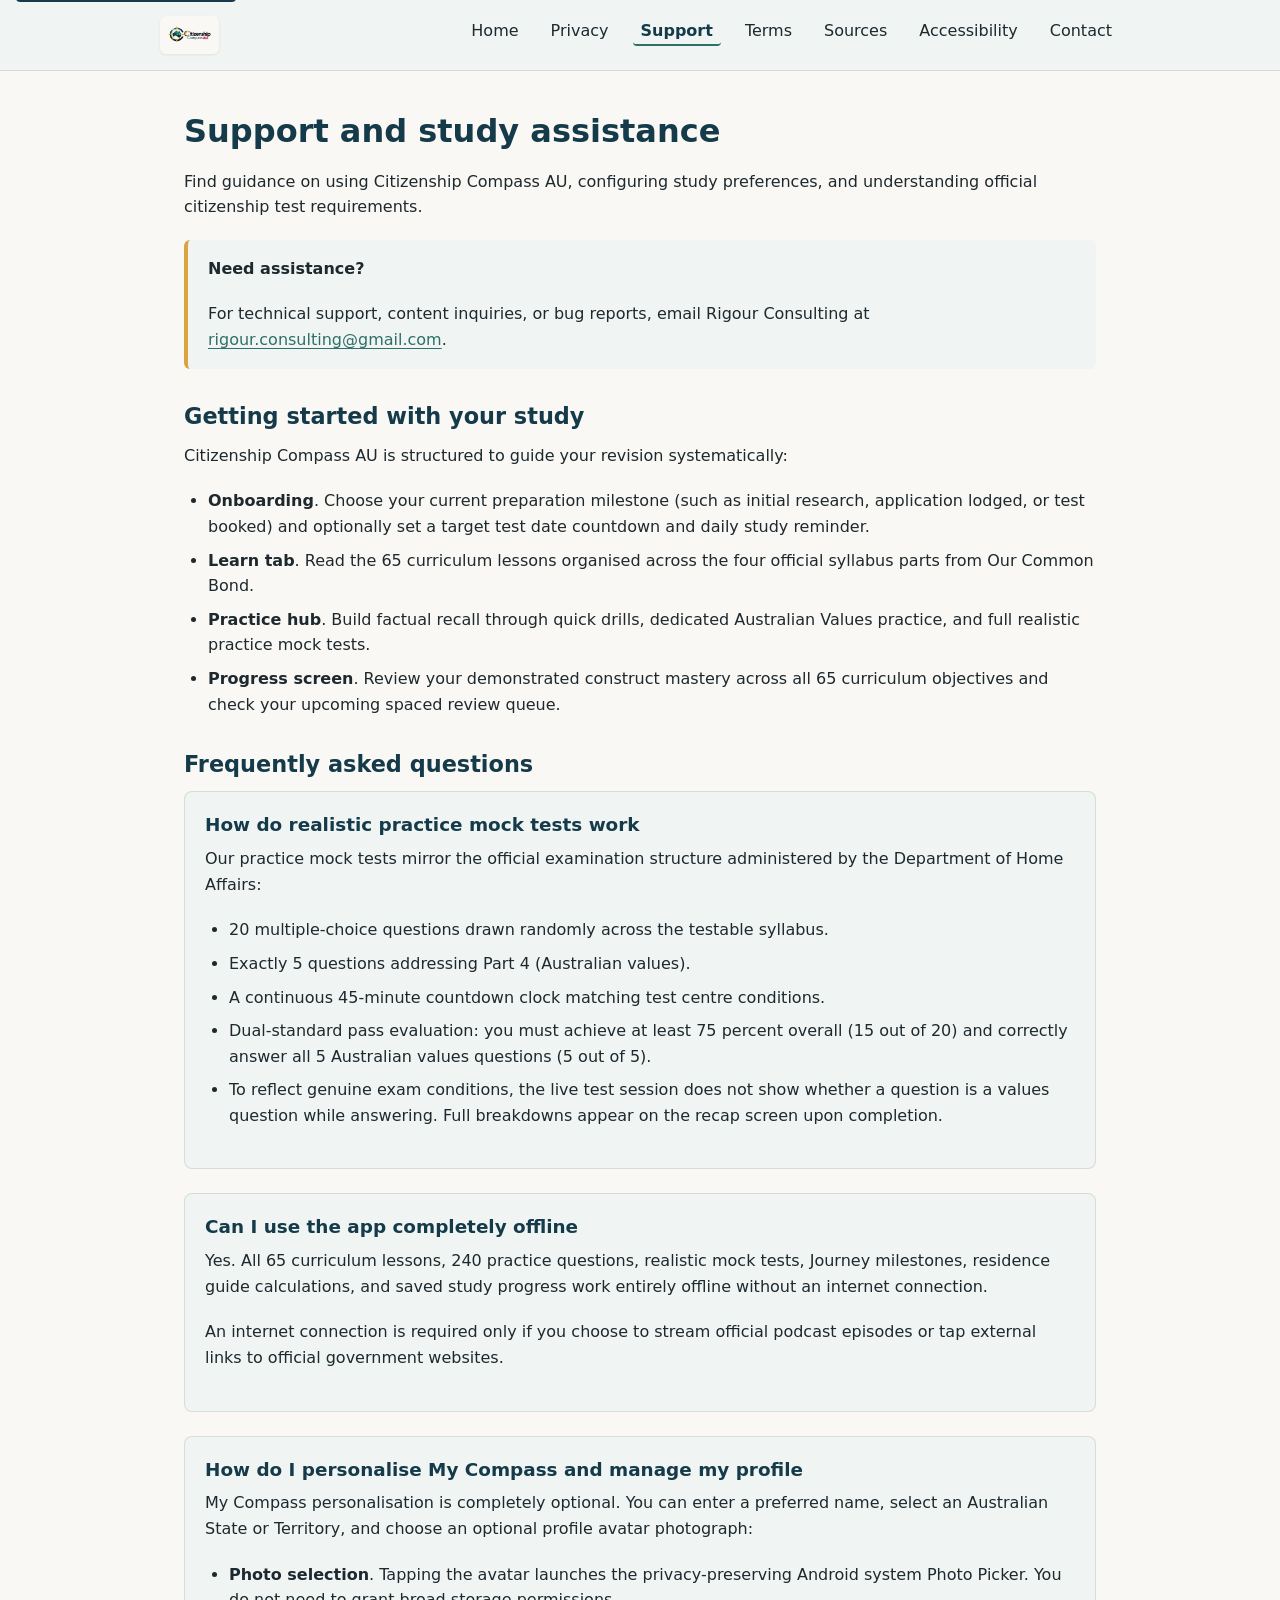
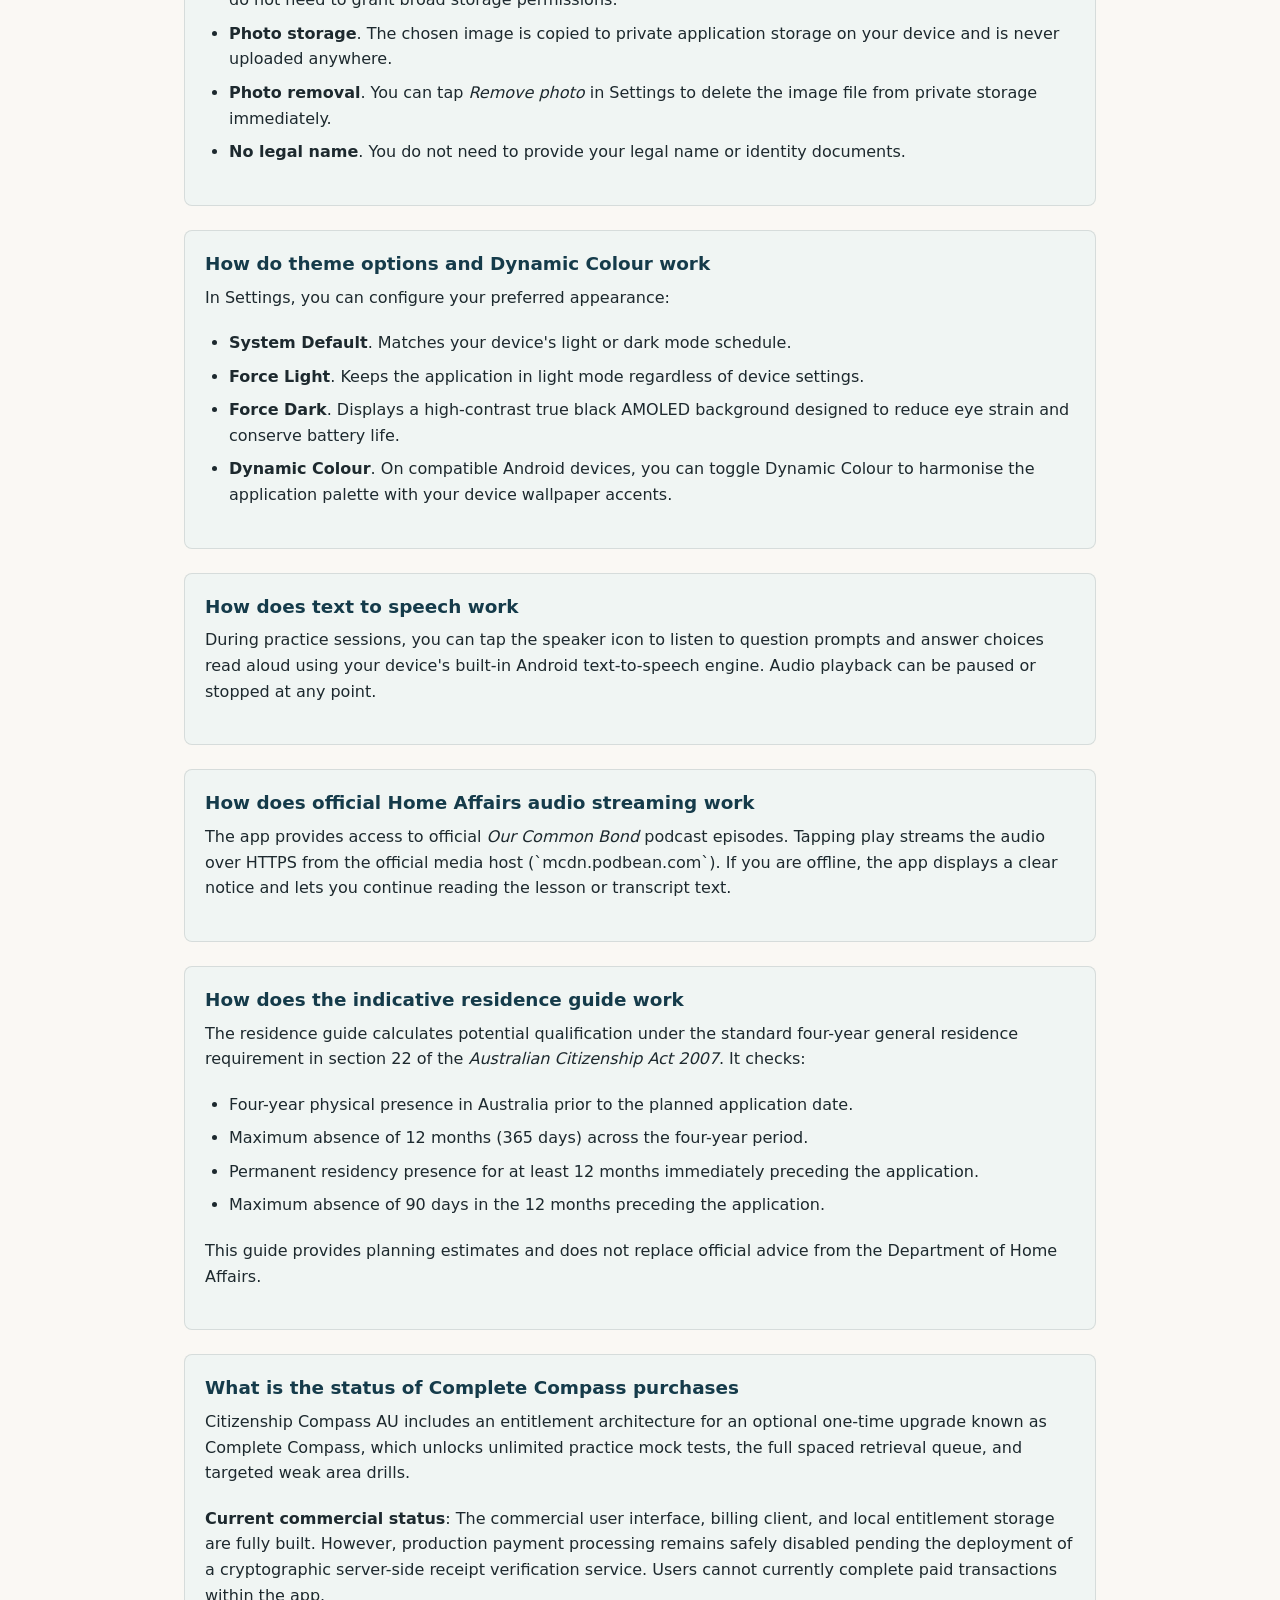
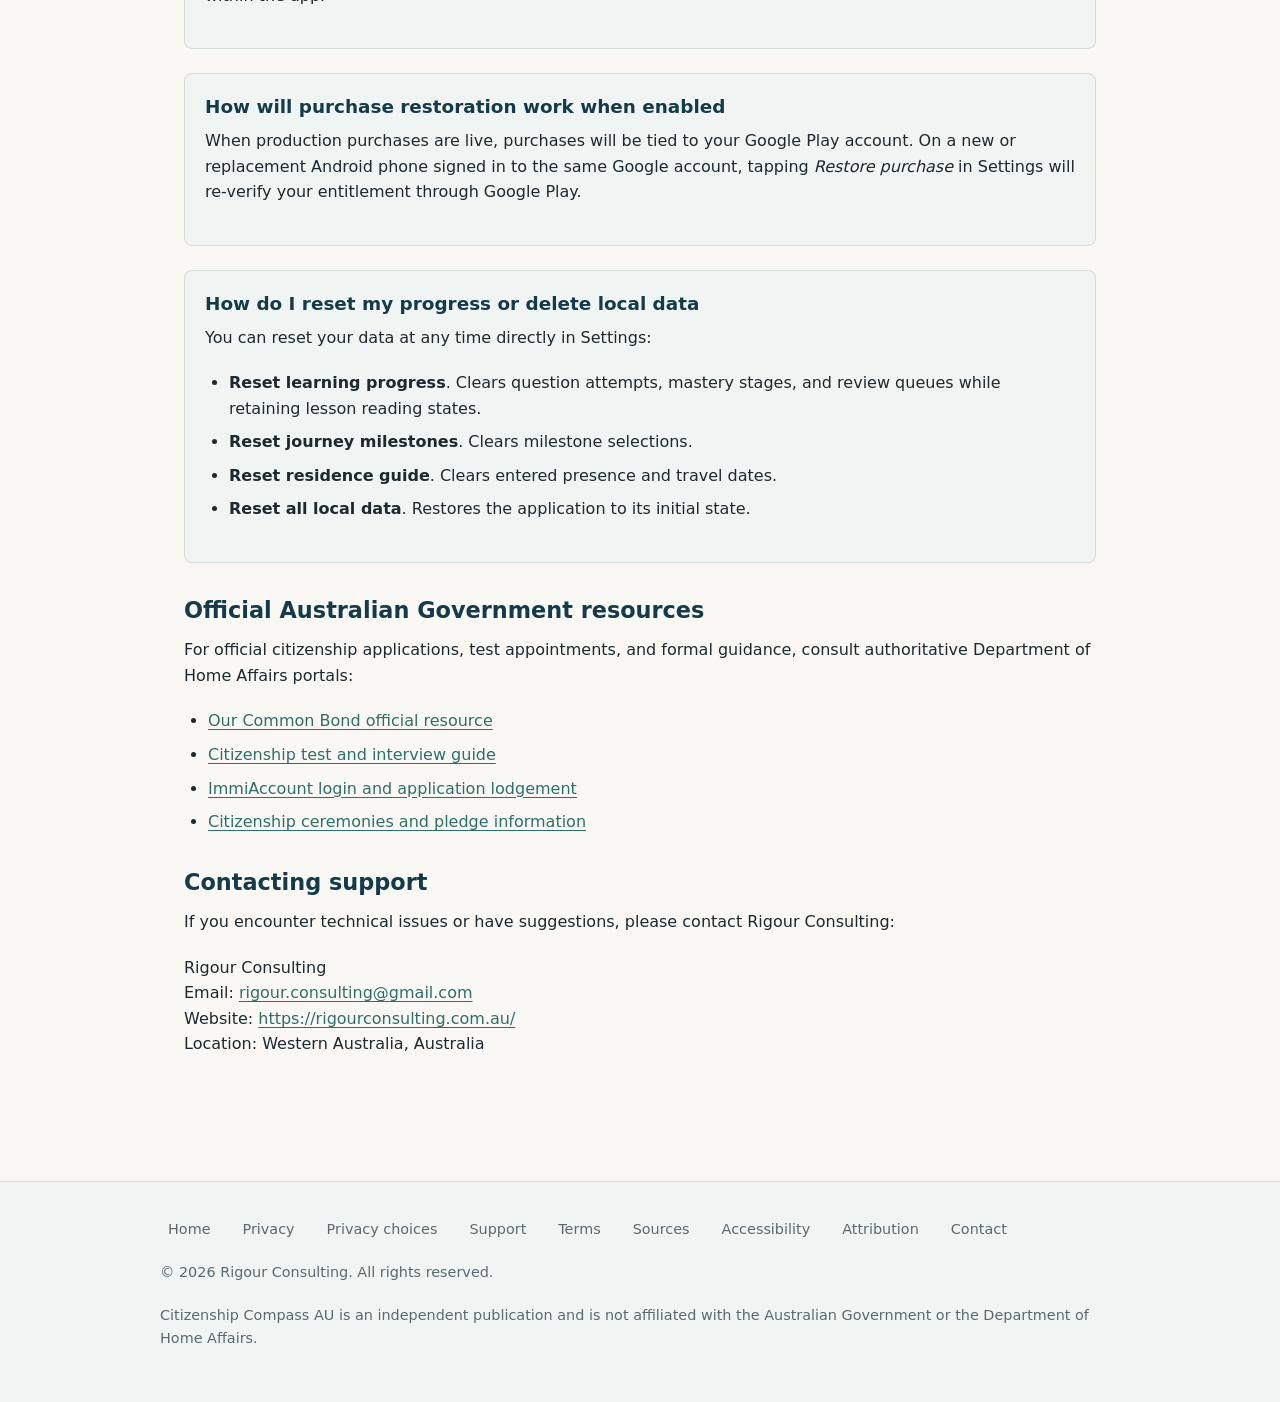
<file: support/index.html>
<!DOCTYPE html>
<html lang="en-AU">
<head>
  <meta charset="utf-8">
  <meta name="viewport" content="width=device-width, initial-scale=1.0">
  <meta name="description" content="Support guide, frequently asked questions and troubleshooting assistance for Citizenship Compass AU.">
  <link rel="canonical" href="https://rigourconsulting.github.io/citizenship-compass-au-pages/support/">
  <meta property="og:type" content="article">
  <meta property="og:title" content="Support and study assistance | Citizenship Compass AU">
  <meta property="og:description" content="Help, troubleshooting, frequently asked questions, and official study guidance for Citizenship Compass AU.">
  <meta property="og:url" content="https://rigourconsulting.github.io/citizenship-compass-au-pages/support/">
  <meta property="og:image" content="https://rigourconsulting.github.io/citizenship-compass-au-pages/assets/brand/android-chrome-512x512.png">
  <meta name="theme-color" content="#153B4A">
  <title>Support and study assistance | Citizenship Compass AU</title>
  <link rel="stylesheet" href="../assets/site.css">
  <link rel="icon" type="image/x-icon" href="../favicon.ico">
  <link rel="icon" type="image/png" sizes="16x16" href="../favicon-16x16.png">
  <link rel="icon" type="image/png" sizes="32x32" href="../favicon-32x32.png">
  <link rel="icon" type="image/png" sizes="48x48" href="../favicon-48x48.png">
  <link rel="apple-touch-icon" sizes="180x180" href="../apple-touch-icon.png">
</head>
<body>
  <a href="#main-content" class="skip-link">Skip to main content</a>
  
  <header>
    <div class="nav-container">
      <a href="../index.html" class="brand" aria-label="Citizenship Compass AU home">
        <img src="../assets/brand/ccau_brand_emblem_96.png" alt="" class="brand-emblem-img" width="36" height="36">
        <img src="../assets/brand/ccau_brand_wordmark_horizontal.png" alt="" class="brand-wordmark-img" width="220" height="44">
        <span class="brand-text">Citizenship Compass AU</span>
      </a>
      <nav aria-label="Primary navigation">
        <ul>
          <li><a href="../index.html">Home</a></li>
          <li><a href="../privacy/">Privacy</a></li>
          <li><a href="../support/" aria-current="page">Support</a></li>
          <li><a href="../terms/">Terms</a></li>
          <li><a href="../sources/">Sources</a></li>
          <li><a href="../accessibility/">Accessibility</a></li>
          <li><a href="../contact/">Contact</a></li>
        </ul>
      </nav>
    </div>
  </header>

  <main id="main-content">
    <h1>Support and study assistance</h1>
    <p>Find guidance on using Citizenship Compass AU, configuring study preferences, and understanding official citizenship test requirements.</p>

    <div class="notice-banner" role="region" aria-label="Support contact notice">
      <p><strong>Need assistance?</strong></p>
      <p>For technical support, content inquiries, or bug reports, email Rigour Consulting at <a href="mailto:rigour.consulting@gmail.com">rigour.consulting@gmail.com</a>.</p>
    </div>

    <section aria-labelledby="section-getting-started">
      <h2 id="section-getting-started">Getting started with your study</h2>
      <p>Citizenship Compass AU is structured to guide your revision systematically:</p>
      <ul>
        <li><strong>Onboarding</strong>. Choose your current preparation milestone (such as initial research, application lodged, or test booked) and optionally set a target test date countdown and daily study reminder.</li>
        <li><strong>Learn tab</strong>. Read the 65 curriculum lessons organised across the four official syllabus parts from Our Common Bond.</li>
        <li><strong>Practice hub</strong>. Build factual recall through quick drills, dedicated Australian Values practice, and full realistic practice mock tests.</li>
        <li><strong>Progress screen</strong>. Review your demonstrated construct mastery across all 65 curriculum objectives and check your upcoming spaced review queue.</li>
      </ul>
    </section>

    <section aria-labelledby="section-faq">
      <h2 id="section-faq">Frequently asked questions</h2>

      <article class="card" style="margin-bottom: 1.5rem;">
        <h3>How do realistic practice mock tests work</h3>
        <p>Our practice mock tests mirror the official examination structure administered by the Department of Home Affairs:</p>
        <ul>
          <li>20 multiple-choice questions drawn randomly across the testable syllabus.</li>
          <li>Exactly 5 questions addressing Part 4 (Australian values).</li>
          <li>A continuous 45-minute countdown clock matching test centre conditions.</li>
          <li>Dual-standard pass evaluation: you must achieve at least 75 percent overall (15 out of 20) and correctly answer all 5 Australian values questions (5 out of 5).</li>
          <li>To reflect genuine exam conditions, the live test session does not show whether a question is a values question while answering. Full breakdowns appear on the recap screen upon completion.</li>
        </ul>
      </article>

      <article class="card" style="margin-bottom: 1.5rem;">
        <h3>Can I use the app completely offline</h3>
        <p>Yes. All 65 curriculum lessons, 240 practice questions, realistic mock tests, Journey milestones, residence guide calculations, and saved study progress work entirely offline without an internet connection.</p>
        <p>An internet connection is required only if you choose to stream official podcast episodes or tap external links to official government websites.</p>
      </article>

      <article class="card" style="margin-bottom: 1.5rem;">
        <h3>How do I personalise My Compass and manage my profile</h3>
        <p>My Compass personalisation is completely optional. You can enter a preferred name, select an Australian State or Territory, and choose an optional profile avatar photograph:</p>
        <ul>
          <li><strong>Photo selection</strong>. Tapping the avatar launches the privacy-preserving Android system Photo Picker. You do not need to grant broad storage permissions.</li>
          <li><strong>Photo storage</strong>. The chosen image is copied to private application storage on your device and is never uploaded anywhere.</li>
          <li><strong>Photo removal</strong>. You can tap <em>Remove photo</em> in Settings to delete the image file from private storage immediately.</li>
          <li><strong>No legal name</strong>. You do not need to provide your legal name or identity documents.</li>
        </ul>
      </article>

      <article class="card" style="margin-bottom: 1.5rem;">
        <h3>How do theme options and Dynamic Colour work</h3>
        <p>In Settings, you can configure your preferred appearance:</p>
        <ul>
          <li><strong>System Default</strong>. Matches your device's light or dark mode schedule.</li>
          <li><strong>Force Light</strong>. Keeps the application in light mode regardless of device settings.</li>
          <li><strong>Force Dark</strong>. Displays a high-contrast true black AMOLED background designed to reduce eye strain and conserve battery life.</li>
          <li><strong>Dynamic Colour</strong>. On compatible Android devices, you can toggle Dynamic Colour to harmonise the application palette with your device wallpaper accents.</li>
        </ul>
      </article>

      <article class="card" style="margin-bottom: 1.5rem;">
        <h3>How does text to speech work</h3>
        <p>During practice sessions, you can tap the speaker icon to listen to question prompts and answer choices read aloud using your device's built-in Android text-to-speech engine. Audio playback can be paused or stopped at any point.</p>
      </article>

      <article class="card" style="margin-bottom: 1.5rem;">
        <h3>How does official Home Affairs audio streaming work</h3>
        <p>The app provides access to official <em>Our Common Bond</em> podcast episodes. Tapping play streams the audio over HTTPS from the official media host (`mcdn.podbean.com`). If you are offline, the app displays a clear notice and lets you continue reading the lesson or transcript text.</p>
      </article>

      <article class="card" style="margin-bottom: 1.5rem;">
        <h3>How does the indicative residence guide work</h3>
        <p>The residence guide calculates potential qualification under the standard four-year general residence requirement in section 22 of the <em>Australian Citizenship Act 2007</em>. It checks:</p>
        <ul>
          <li>Four-year physical presence in Australia prior to the planned application date.</li>
          <li>Maximum absence of 12 months (365 days) across the four-year period.</li>
          <li>Permanent residency presence for at least 12 months immediately preceding the application.</li>
          <li>Maximum absence of 90 days in the 12 months preceding the application.</li>
        </ul>
        <p>This guide provides planning estimates and does not replace official advice from the Department of Home Affairs.</p>
      </article>

      <article class="card" style="margin-bottom: 1.5rem;">
        <h3>What is the status of Complete Compass purchases</h3>
        <p>Citizenship Compass AU includes an entitlement architecture for an optional one-time upgrade known as Complete Compass, which unlocks unlimited practice mock tests, the full spaced retrieval queue, and targeted weak area drills.</p>
        <p><strong>Current commercial status</strong>: The commercial user interface, billing client, and local entitlement storage are fully built. However, production payment processing remains safely disabled pending the deployment of a cryptographic server-side receipt verification service. Users cannot currently complete paid transactions within the app.</p>
      </article>

      <article class="card" style="margin-bottom: 1.5rem;">
        <h3>How will purchase restoration work when enabled</h3>
        <p>When production purchases are live, purchases will be tied to your Google Play account. On a new or replacement Android phone signed in to the same Google account, tapping <em>Restore purchase</em> in Settings will re-verify your entitlement through Google Play.</p>
      </article>

      <article class="card" style="margin-bottom: 1.5rem;">
        <h3>How do I reset my progress or delete local data</h3>
        <p>You can reset your data at any time directly in Settings:</p>
        <ul>
          <li><strong>Reset learning progress</strong>. Clears question attempts, mastery stages, and review queues while retaining lesson reading states.</li>
          <li><strong>Reset journey milestones</strong>. Clears milestone selections.</li>
          <li><strong>Reset residence guide</strong>. Clears entered presence and travel dates.</li>
          <li><strong>Reset all local data</strong>. Restores the application to its initial state.</li>
        </ul>
      </article>
    </section>

    <section aria-labelledby="section-official-portals">
      <h2 id="section-official-portals">Official Australian Government resources</h2>
      <p>For official citizenship applications, test appointments, and formal guidance, consult authoritative Department of Home Affairs portals:</p>
      <ul>
        <li><a href="https://immi.homeaffairs.gov.au/citizenship/test-and-interview/our-common-bond" target="_blank" rel="noopener noreferrer">Our Common Bond official resource</a></li>
        <li><a href="https://immi.homeaffairs.gov.au/citizenship/test-and-interview" target="_blank" rel="noopener noreferrer">Citizenship test and interview guide</a></li>
        <li><a href="https://online.immi.homeaffairs.gov.au/" target="_blank" rel="noopener noreferrer">ImmiAccount login and application lodgement</a></li>
        <li><a href="https://immi.homeaffairs.gov.au/citizenship/ceremony" target="_blank" rel="noopener noreferrer">Citizenship ceremonies and pledge information</a></li>
      </ul>
    </section>

    <section aria-labelledby="section-support-contact">
      <h2 id="section-support-contact">Contacting support</h2>
      <p>If you encounter technical issues or have suggestions, please contact Rigour Consulting:</p>
      <p>
        Rigour Consulting<br>
        Email: <a href="mailto:rigour.consulting@gmail.com">rigour.consulting@gmail.com</a><br>
        Website: <a href="https://rigourconsulting.com.au/" target="_blank" rel="noopener noreferrer">https://rigourconsulting.com.au/</a><br>
        Location: Western Australia, Australia
      </p>
    </section>
  </main>

  <footer>
    <div class="footer-container">
      <nav class="footer-nav" aria-label="Footer navigation">
        <a href="../index.html">Home</a>
        <a href="../privacy/">Privacy</a>
        <a href="../privacy-choices/">Privacy choices</a>
        <a href="../support/">Support</a>
        <a href="../terms/">Terms</a>
        <a href="../sources/">Sources</a>
        <a href="../accessibility/">Accessibility</a>
        <a href="../attribution/">Attribution</a>
        <a href="../contact/">Contact</a>
      </nav>
      <p>&copy; 2026 Rigour Consulting. All rights reserved.</p>
      <p>Citizenship Compass AU is an independent publication and is not affiliated with the Australian Government or the Department of Home Affairs.</p>
    </div>
  </footer>
</body>
</html>
</file>
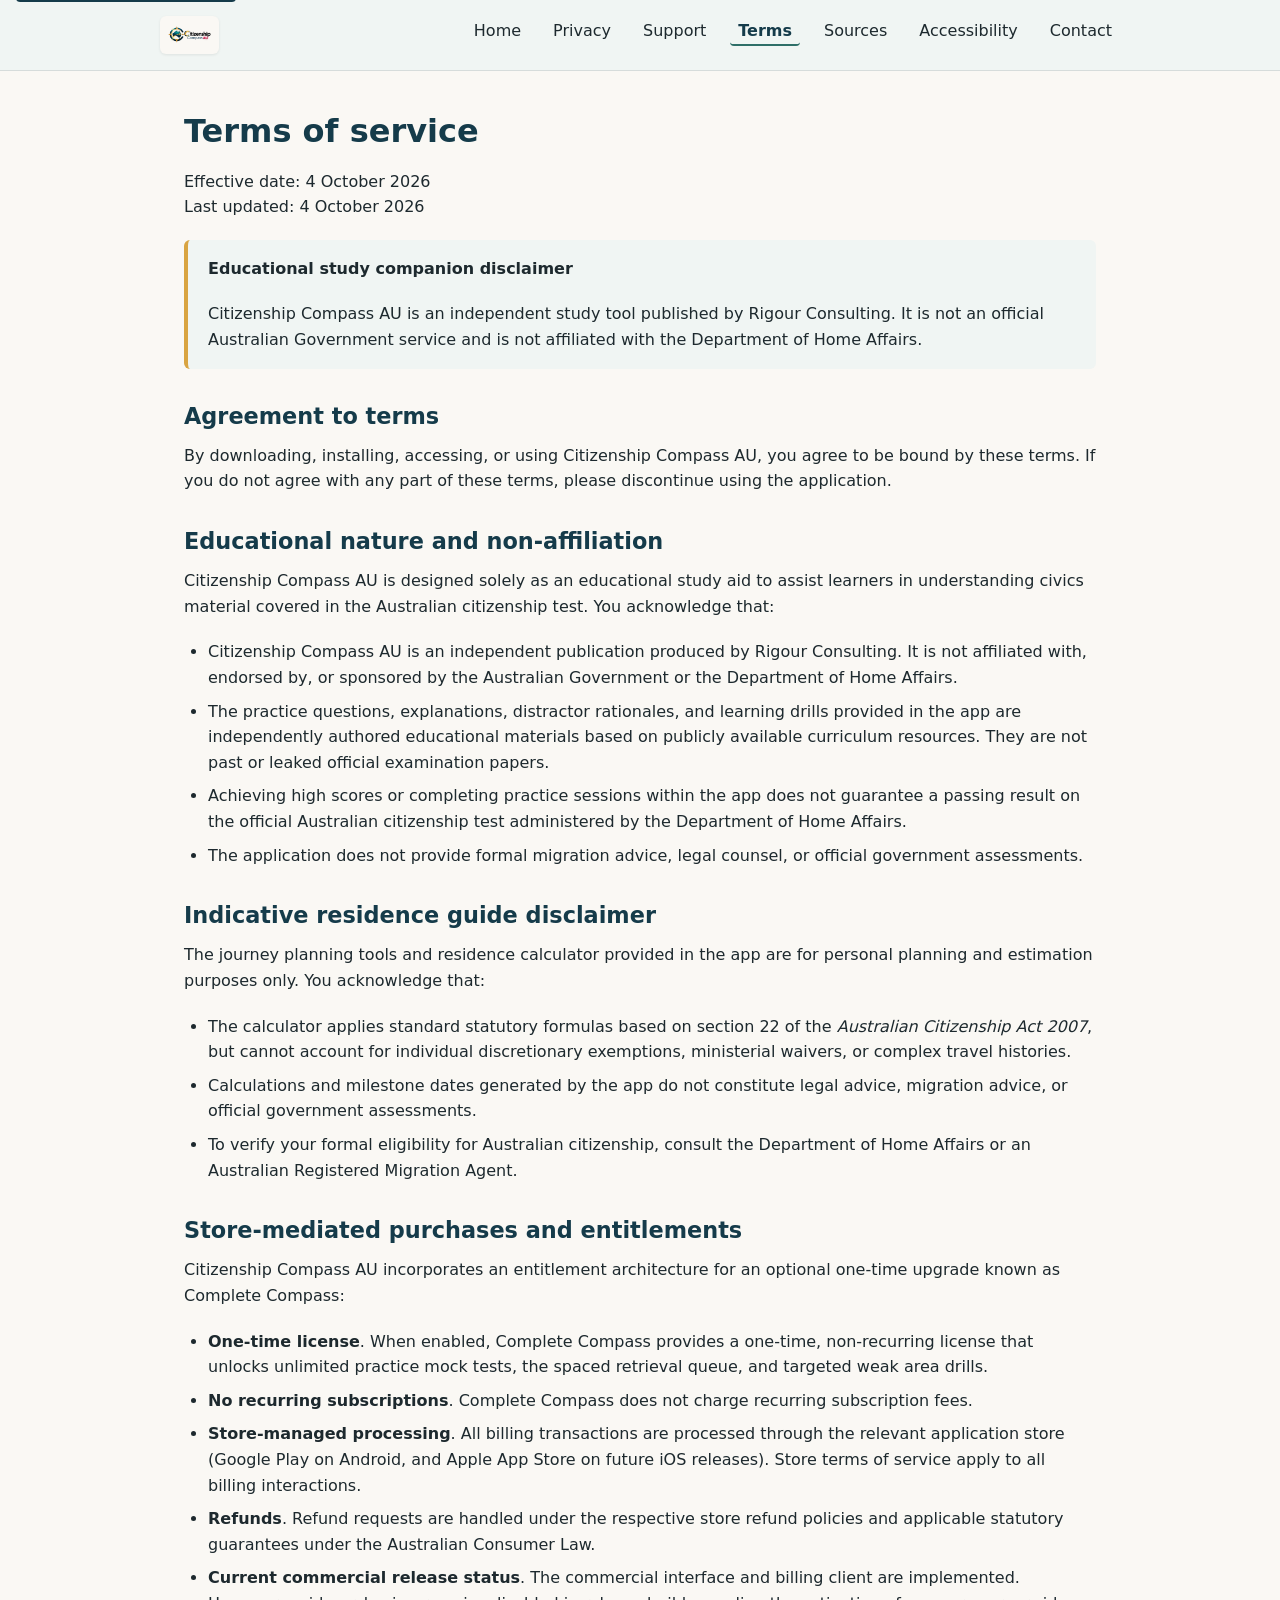
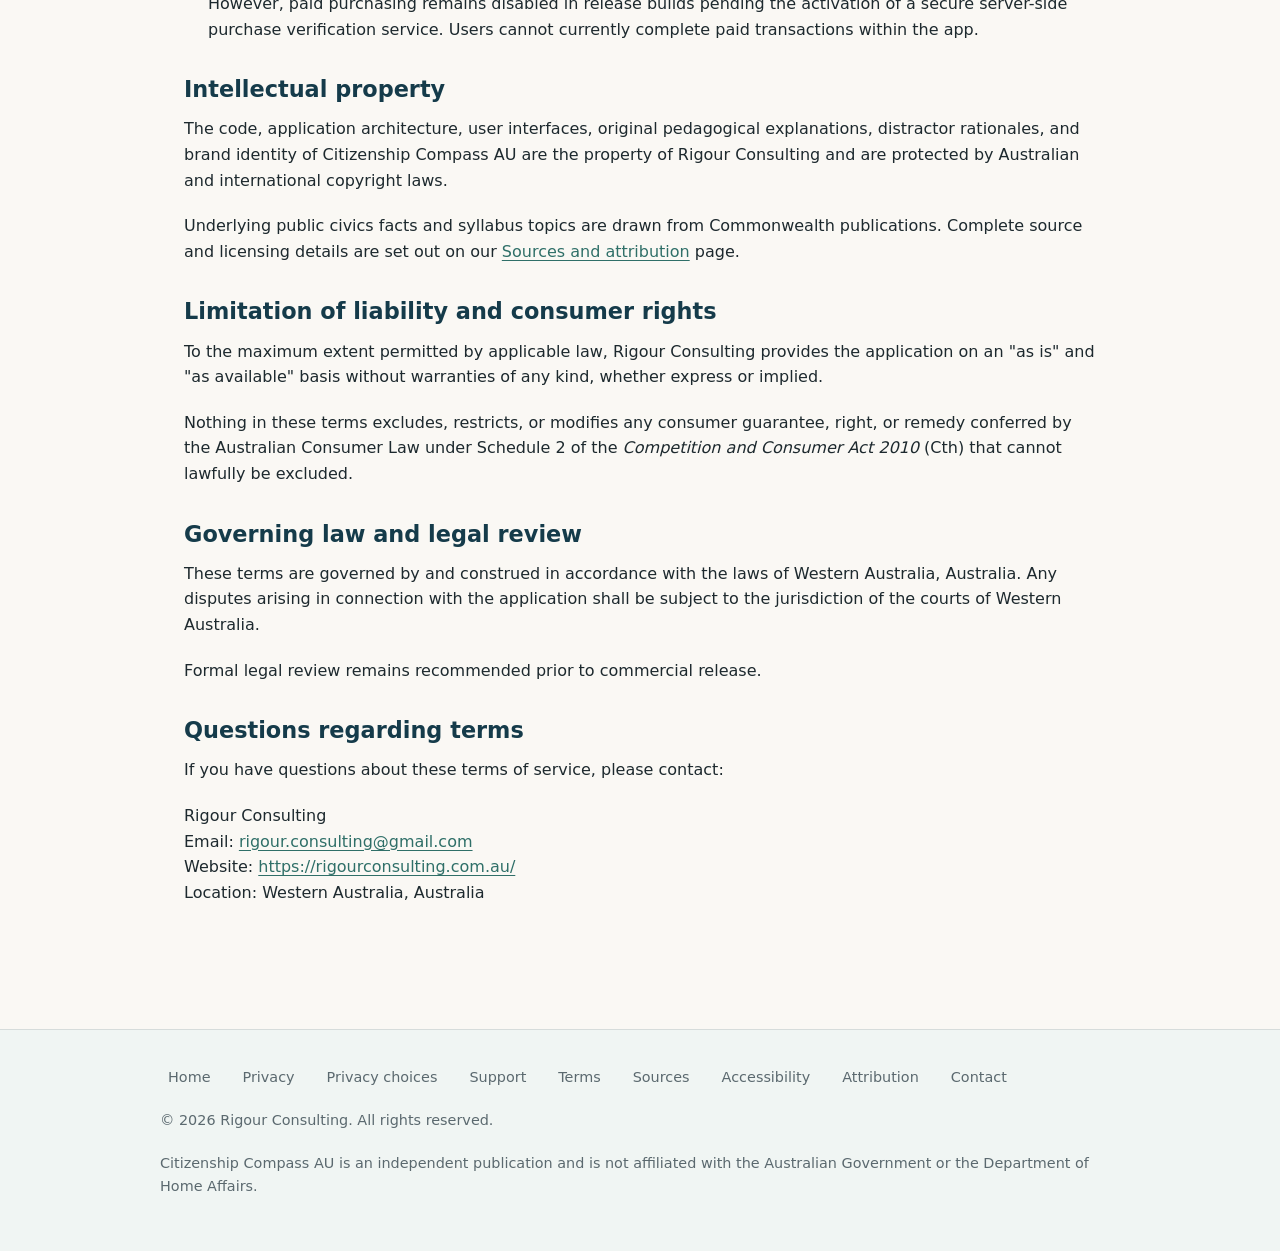
<file: terms/index.html>
<!DOCTYPE html>
<html lang="en-AU">
<head>
  <meta charset="utf-8">
  <meta name="viewport" content="width=device-width, initial-scale=1.0">
  <meta name="description" content="Terms of service and educational disclaimer for Citizenship Compass AU.">
  <link rel="canonical" href="https://rigourconsulting.github.io/citizenship-compass-au-pages/terms/">
  <meta property="og:type" content="article">
  <meta property="og:title" content="Terms of service | Citizenship Compass AU">
  <meta property="og:description" content="Terms of service, educational disclaimers, purchase conditions and governing law for Citizenship Compass AU.">
  <meta property="og:url" content="https://rigourconsulting.github.io/citizenship-compass-au-pages/terms/">
  <meta property="og:image" content="https://rigourconsulting.github.io/citizenship-compass-au-pages/assets/brand/android-chrome-512x512.png">
  <meta name="theme-color" content="#153B4A">
  <title>Terms of service | Citizenship Compass AU</title>
  <link rel="stylesheet" href="../assets/site.css">
  <link rel="icon" type="image/x-icon" href="../favicon.ico">
  <link rel="icon" type="image/png" sizes="16x16" href="../favicon-16x16.png">
  <link rel="icon" type="image/png" sizes="32x32" href="../favicon-32x32.png">
  <link rel="icon" type="image/png" sizes="48x48" href="../favicon-48x48.png">
  <link rel="apple-touch-icon" sizes="180x180" href="../apple-touch-icon.png">
</head>
<body>
  <a href="#main-content" class="skip-link">Skip to main content</a>
  
  <header>
    <div class="nav-container">
      <a href="../index.html" class="brand" aria-label="Citizenship Compass AU home">
        <img src="../assets/brand/ccau_brand_emblem_96.png" alt="" class="brand-emblem-img" width="36" height="36">
        <img src="../assets/brand/ccau_brand_wordmark_horizontal.png" alt="" class="brand-wordmark-img" width="220" height="44">
        <span class="brand-text">Citizenship Compass AU</span>
      </a>
      <nav aria-label="Primary navigation">
        <ul>
          <li><a href="../index.html">Home</a></li>
          <li><a href="../privacy/">Privacy</a></li>
          <li><a href="../support/">Support</a></li>
          <li><a href="../terms/" aria-current="page">Terms</a></li>
          <li><a href="../sources/">Sources</a></li>
          <li><a href="../accessibility/">Accessibility</a></li>
          <li><a href="../contact/">Contact</a></li>
        </ul>
      </nav>
    </div>
  </header>

  <main id="main-content">
    <h1>Terms of service</h1>
    <p>Effective date: 4 October 2026<br>Last updated: 4 October 2026</p>

    <div class="notice-banner" role="region" aria-label="Terms summary notice">
      <p><strong>Educational study companion disclaimer</strong></p>
      <p>Citizenship Compass AU is an independent study tool published by Rigour Consulting. It is not an official Australian Government service and is not affiliated with the Department of Home Affairs.</p>
    </div>

    <section aria-labelledby="section-agreement">
      <h2 id="section-agreement">Agreement to terms</h2>
      <p>By downloading, installing, accessing, or using Citizenship Compass AU, you agree to be bound by these terms. If you do not agree with any part of these terms, please discontinue using the application.</p>
    </section>

    <section aria-labelledby="section-nature">
      <h2 id="section-nature">Educational nature and non-affiliation</h2>
      <p>Citizenship Compass AU is designed solely as an educational study aid to assist learners in understanding civics material covered in the Australian citizenship test. You acknowledge that:</p>
      <ul>
        <li>Citizenship Compass AU is an independent publication produced by Rigour Consulting. It is not affiliated with, endorsed by, or sponsored by the Australian Government or the Department of Home Affairs.</li>
        <li>The practice questions, explanations, distractor rationales, and learning drills provided in the app are independently authored educational materials based on publicly available curriculum resources. They are not past or leaked official examination papers.</li>
        <li>Achieving high scores or completing practice sessions within the app does not guarantee a passing result on the official Australian citizenship test administered by the Department of Home Affairs.</li>
        <li>The application does not provide formal migration advice, legal counsel, or official government assessments.</li>
      </ul>
    </section>

    <section aria-labelledby="section-residence-terms">
      <h2 id="section-residence-terms">Indicative residence guide disclaimer</h2>
      <p>The journey planning tools and residence calculator provided in the app are for personal planning and estimation purposes only. You acknowledge that:</p>
      <ul>
        <li>The calculator applies standard statutory formulas based on section 22 of the <em>Australian Citizenship Act 2007</em>, but cannot account for individual discretionary exemptions, ministerial waivers, or complex travel histories.</li>
        <li>Calculations and milestone dates generated by the app do not constitute legal advice, migration advice, or official government assessments.</li>
        <li>To verify your formal eligibility for Australian citizenship, consult the Department of Home Affairs or an Australian Registered Migration Agent.</li>
      </ul>
    </section>

    <section aria-labelledby="section-purchases">
      <h2 id="section-purchases">Store-mediated purchases and entitlements</h2>
      <p>Citizenship Compass AU incorporates an entitlement architecture for an optional one-time upgrade known as Complete Compass:</p>
      <ul>
        <li><strong>One-time license</strong>. When enabled, Complete Compass provides a one-time, non-recurring license that unlocks unlimited practice mock tests, the spaced retrieval queue, and targeted weak area drills.</li>
        <li><strong>No recurring subscriptions</strong>. Complete Compass does not charge recurring subscription fees.</li>
        <li><strong>Store-managed processing</strong>. All billing transactions are processed through the relevant application store (Google Play on Android, and Apple App Store on future iOS releases). Store terms of service apply to all billing interactions.</li>
        <li><strong>Refunds</strong>. Refund requests are handled under the respective store refund policies and applicable statutory guarantees under the Australian Consumer Law.</li>
        <li><strong>Current commercial release status</strong>. The commercial interface and billing client are implemented. However, paid purchasing remains disabled in release builds pending the activation of a secure server-side purchase verification service. Users cannot currently complete paid transactions within the app.</li>
      </ul>
    </section>

    <section aria-labelledby="section-ip">
      <h2 id="section-ip">Intellectual property</h2>
      <p>The code, application architecture, user interfaces, original pedagogical explanations, distractor rationales, and brand identity of Citizenship Compass AU are the property of Rigour Consulting and are protected by Australian and international copyright laws.</p>
      <p>Underlying public civics facts and syllabus topics are drawn from Commonwealth publications. Complete source and licensing details are set out on our <a href="../sources/">Sources and attribution</a> page.</p>
    </section>

    <section aria-labelledby="section-liability">
      <h2 id="section-liability">Limitation of liability and consumer rights</h2>
      <p>To the maximum extent permitted by applicable law, Rigour Consulting provides the application on an "as is" and "as available" basis without warranties of any kind, whether express or implied.</p>
      <p>Nothing in these terms excludes, restricts, or modifies any consumer guarantee, right, or remedy conferred by the Australian Consumer Law under Schedule 2 of the <em>Competition and Consumer Act 2010</em> (Cth) that cannot lawfully be excluded.</p>
    </section>

    <section aria-labelledby="section-governing-law">
      <h2 id="section-governing-law">Governing law and legal review</h2>
      <p>These terms are governed by and construed in accordance with the laws of Western Australia, Australia. Any disputes arising in connection with the application shall be subject to the jurisdiction of the courts of Western Australia.</p>
      <p>Formal legal review remains recommended prior to commercial release.</p>
    </section>

    <section aria-labelledby="section-contact-terms">
      <h2 id="section-contact-terms">Questions regarding terms</h2>
      <p>If you have questions about these terms of service, please contact:</p>
      <p>
        Rigour Consulting<br>
        Email: <a href="mailto:rigour.consulting@gmail.com">rigour.consulting@gmail.com</a><br>
        Website: <a href="https://rigourconsulting.com.au/" target="_blank" rel="noopener noreferrer">https://rigourconsulting.com.au/</a><br>
        Location: Western Australia, Australia
      </p>
    </section>
  </main>

  <footer>
    <div class="footer-container">
      <nav class="footer-nav" aria-label="Footer navigation">
        <a href="../index.html">Home</a>
        <a href="../privacy/">Privacy</a>
        <a href="../privacy-choices/">Privacy choices</a>
        <a href="../support/">Support</a>
        <a href="../terms/">Terms</a>
        <a href="../sources/">Sources</a>
        <a href="../accessibility/">Accessibility</a>
        <a href="../attribution/">Attribution</a>
        <a href="../contact/">Contact</a>
      </nav>
      <p>&copy; 2026 Rigour Consulting. All rights reserved.</p>
      <p>Citizenship Compass AU is an independent publication and is not affiliated with the Australian Government or the Department of Home Affairs.</p>
    </div>
  </footer>
</body>
</html>
</file>
<file: assets/site.css>
:root {
  --harbour: #153B4A;
  --eucalyptus: #2F6F68;
  --wattle: #D9A441;
  --canvas: #FAF8F4;
  --soft-surface: #F0F5F3;
  --ink: #1D292E;
  --muted: #5B696F;
  --success: #2B6E4F;
  --error: #B3261E;
  --clay: #C96D50;
  --border: rgba(29, 41, 46, 0.12);
  --focus-ring: #153B4A;
}

@media (prefers-color-scheme: dark) {
  :root {
    --canvas: #0F1F26;
    --soft-surface: #172A32;
    --ink: #E5ECE9;
    --muted: #95A5AC;
    --border: rgba(229, 236, 233, 0.15);
    --focus-ring: #D9A441;
  }
}

*, *::before, *::after {
  box-sizing: border-box;
}

body {
  margin: 0;
  padding: 0;
  font-family: system-ui, -apple-system, BlinkMacSystemFont, "Segoe UI", Roboto, "Helvetica Neue", Arial, sans-serif;
  font-size: 1rem;
  line-height: 1.6;
  color: var(--ink);
  background-color: var(--canvas);
}

.skip-link {
  position: absolute;
  top: -40px;
  left: 1rem;
  background: var(--harbour);
  color: #FFFFFF;
  padding: 0.5rem 1rem;
  border-radius: 4px;
  z-index: 1000;
  text-decoration: none;
  font-weight: 600;
  transition: top 0.2s ease;
}

.skip-link:focus {
  top: 1rem;
}

header {
  background-color: var(--soft-surface);
  border-bottom: 1px solid var(--border);
  padding: 1rem 1.5rem;
}

.nav-container {
  max-width: 960px;
  margin: 0 auto;
  display: flex;
  flex-wrap: wrap;
  justify-content: space-between;
  align-items: center;
  gap: 1rem;
}

.brand {
  font-size: 1.25rem;
  font-weight: 700;
  color: var(--harbour);
  text-decoration: none;
  display: flex;
  align-items: center;
  gap: 0.5rem;
}

@media (prefers-color-scheme: dark) {
  .brand {
    color: var(--ink);
  }
}

nav ul {
  list-style: none;
  margin: 0;
  padding: 0;
  display: flex;
  flex-wrap: wrap;
  gap: 1rem;
}

nav a {
  color: var(--ink);
  text-decoration: none;
  font-weight: 500;
  padding: 0.25rem 0.5rem;
  border-radius: 4px;
}

nav a:hover, nav a:focus {
  color: var(--eucalyptus);
  background-color: rgba(47, 111, 104, 0.08);
  outline: 2px solid var(--focus-ring);
}

nav a[aria-current="page"] {
  color: var(--harbour);
  font-weight: 700;
  border-bottom: 2px solid var(--eucalyptus);
}

@media (prefers-color-scheme: dark) {
  nav a[aria-current="page"] {
    color: var(--wattle);
  }
}

main {
  max-width: 960px;
  margin: 0 auto;
  padding: 2.5rem 1.5rem;
}

h1 {
  font-size: 2rem;
  line-height: 1.3;
  color: var(--harbour);
  margin-top: 0;
  margin-bottom: 1rem;
}

@media (prefers-color-scheme: dark) {
  h1 {
    color: var(--ink);
  }
}

h2 {
  font-size: 1.4rem;
  line-height: 1.35;
  color: var(--harbour);
  margin-top: 2rem;
  margin-bottom: 0.75rem;
}

@media (prefers-color-scheme: dark) {
  h2 {
    color: var(--ink);
  }
}

h3 {
  font-size: 1.15rem;
  line-height: 1.4;
  margin-top: 1.5rem;
  margin-bottom: 0.5rem;
}

p, ul, ol {
  margin-top: 0;
  margin-bottom: 1.25rem;
}

ul, ol {
  padding-left: 1.5rem;
}

li {
  margin-bottom: 0.5rem;
}

a {
  color: var(--eucalyptus);
  text-decoration: underline;
  text-underline-offset: 3px;
}

a:hover, a:focus {
  color: var(--harbour);
  outline: 2px solid var(--focus-ring);
}

@media (prefers-color-scheme: dark) {
  a {
    color: #4DB3A6;
  }
  a:hover, a:focus {
    color: var(--wattle);
  }
}

.notice-banner {
  background-color: var(--soft-surface);
  border-left: 4px solid var(--wattle);
  border-radius: 6px;
  padding: 1rem 1.25rem;
  margin-bottom: 2rem;
}

.notice-banner p:last-child {
  margin-bottom: 0;
}

.card-grid {
  display: grid;
  grid-template-columns: repeat(auto-fit, minmax(280px, 1fr));
  gap: 1.25rem;
  margin: 1.5rem 0;
}

.card {
  background-color: var(--soft-surface);
  border: 1px solid var(--border);
  border-radius: 8px;
  padding: 1.25rem;
}

.card h3 {
  margin-top: 0;
  color: var(--harbour);
}

@media (prefers-color-scheme: dark) {
  .card h3 {
    color: var(--ink);
  }
}

.meta-pill {
  display: inline-block;
  background-color: rgba(47, 111, 104, 0.12);
  color: var(--eucalyptus);
  padding: 0.2rem 0.6rem;
  border-radius: 12px;
  font-size: 0.85rem;
  font-weight: 600;
  margin-bottom: 0.75rem;
}

@media (prefers-color-scheme: dark) {
  .meta-pill {
    background-color: rgba(77, 179, 166, 0.2);
    color: #4DB3A6;
  }
}

footer {
  background-color: var(--soft-surface);
  border-top: 1px solid var(--border);
  padding: 2rem 1.5rem;
  margin-top: 4rem;
  font-size: 0.9rem;
  color: var(--muted);
}

.footer-container {
  max-width: 960px;
  margin: 0 auto;
}

.footer-nav {
  display: flex;
  flex-wrap: wrap;
  gap: 1rem;
  margin-bottom: 1rem;
}

.footer-nav a {
  color: var(--muted);
  text-decoration: none;
}

.footer-nav a:hover, .footer-nav a:focus {
  color: var(--ink);
  text-decoration: underline;
}

@media (prefers-reduced-motion: reduce) {
  *, *::before, *::after {
    animation-duration: 0.01ms !important;
    animation-iteration-count: 1 !important;
    transition-duration: 0.01ms !important;
    scroll-behavior: auto !important;
  }
}

/* Approved brand asset integration */
.brand {
  font-size: 1.15rem;
  font-weight: 700;
  color: var(--harbour);
  text-decoration: none;
  display: flex;
  align-items: center;
  gap: 0.6rem;
}

.brand-emblem-img {
  width: 36px;
  height: 36px;
  object-fit: contain;
  display: block;
}

.brand-wordmark-img {
  height: 38px;
  width: auto;
  object-fit: contain;
  display: none;
}

@media (min-width: 641px) {
  .brand-wordmark-img {
    display: block;
    background: #FAF8F4;
    padding: 3px 8px;
    border-radius: 6px;
    box-shadow: 0 1px 3px rgba(0, 0, 0, 0.08);
  }
  .brand-emblem-img {
    display: none;
  }
  .brand-text {
    display: none;
  }
}

@media (max-width: 640px) {
  .brand-wordmark-img {
    display: none;
  }
  .brand-emblem-img {
    display: block;
  }
  .brand-text {
    display: inline;
  }
}

.hero-brand {
  margin: 1.5rem 0 1rem 0;
  display: flex;
  justify-content: flex-start;
}

.hero-brand-img {
  width: 140px;
  height: 140px;
  object-fit: contain;
  border-radius: 12px;
}

/* Data architecture and comparison tables */
table {
  width: 100%;
  border-collapse: collapse;
  margin: 1.5rem 0 2rem 0;
  font-size: 0.95rem;
}

th, td {
  padding: 0.75rem 1rem;
  text-align: left;
  border-bottom: 1px solid var(--border);
  vertical-align: top;
}

th {
  background-color: var(--soft-surface);
  color: var(--harbour);
  font-weight: 600;
}

@media (prefers-color-scheme: dark) {
  th {
    color: var(--ink);
  }
}

tr:hover {
  background-color: rgba(47, 111, 104, 0.04);
}

.table-responsive {
  overflow-x: auto;
  -webkit-overflow-scrolling: touch;
  margin-bottom: 1.5rem;
}

/* Architecture and flow diagrams */
.diagram-box {
  background-color: var(--soft-surface);
  border: 1px solid var(--border);
  border-radius: 8px;
  padding: 1.5rem;
  margin: 1.5rem 0;
}

.diagram-grid {
  display: grid;
  grid-template-columns: repeat(auto-fit, minmax(220px, 1fr));
  gap: 1rem;
  margin-top: 1rem;
}

.diagram-item {
  background: var(--canvas);
  border: 1px solid var(--border);
  border-radius: 6px;
  padding: 1rem;
}

.diagram-item h4 {
  margin: 0 0 0.5rem 0;
  color: var(--harbour);
  font-size: 1rem;
}

@media (prefers-color-scheme: dark) {
  .diagram-item h4 {
    color: var(--ink);
  }
}

.diagram-item p {
  margin-bottom: 0;
  font-size: 0.9rem;
}

/* Platform tags */
.platform-tag {
  display: inline-block;
  font-size: 0.8rem;
  font-weight: 600;
  padding: 0.15rem 0.5rem;
  border-radius: 4px;
  margin-left: 0.5rem;
  vertical-align: middle;
}

.platform-tag.android {
  background-color: rgba(47, 111, 104, 0.15);
  color: var(--eucalyptus);
}

.platform-tag.future-ios {
  background-color: rgba(217, 164, 65, 0.2);
  color: #8C6214;
}

@media (prefers-color-scheme: dark) {
  .platform-tag.future-ios {
    color: var(--wattle);
  }
}

/* Callout and highlight cards */
.hero-tagline {
  font-size: 1.35rem;
  font-weight: 600;
  color: var(--eucalyptus);
  margin-top: 0.5rem;
  margin-bottom: 1.25rem;
  line-height: 1.4;
}

@media (prefers-color-scheme: dark) {
  .hero-tagline {
    color: #4DB3A6;
  }
}
</file>
